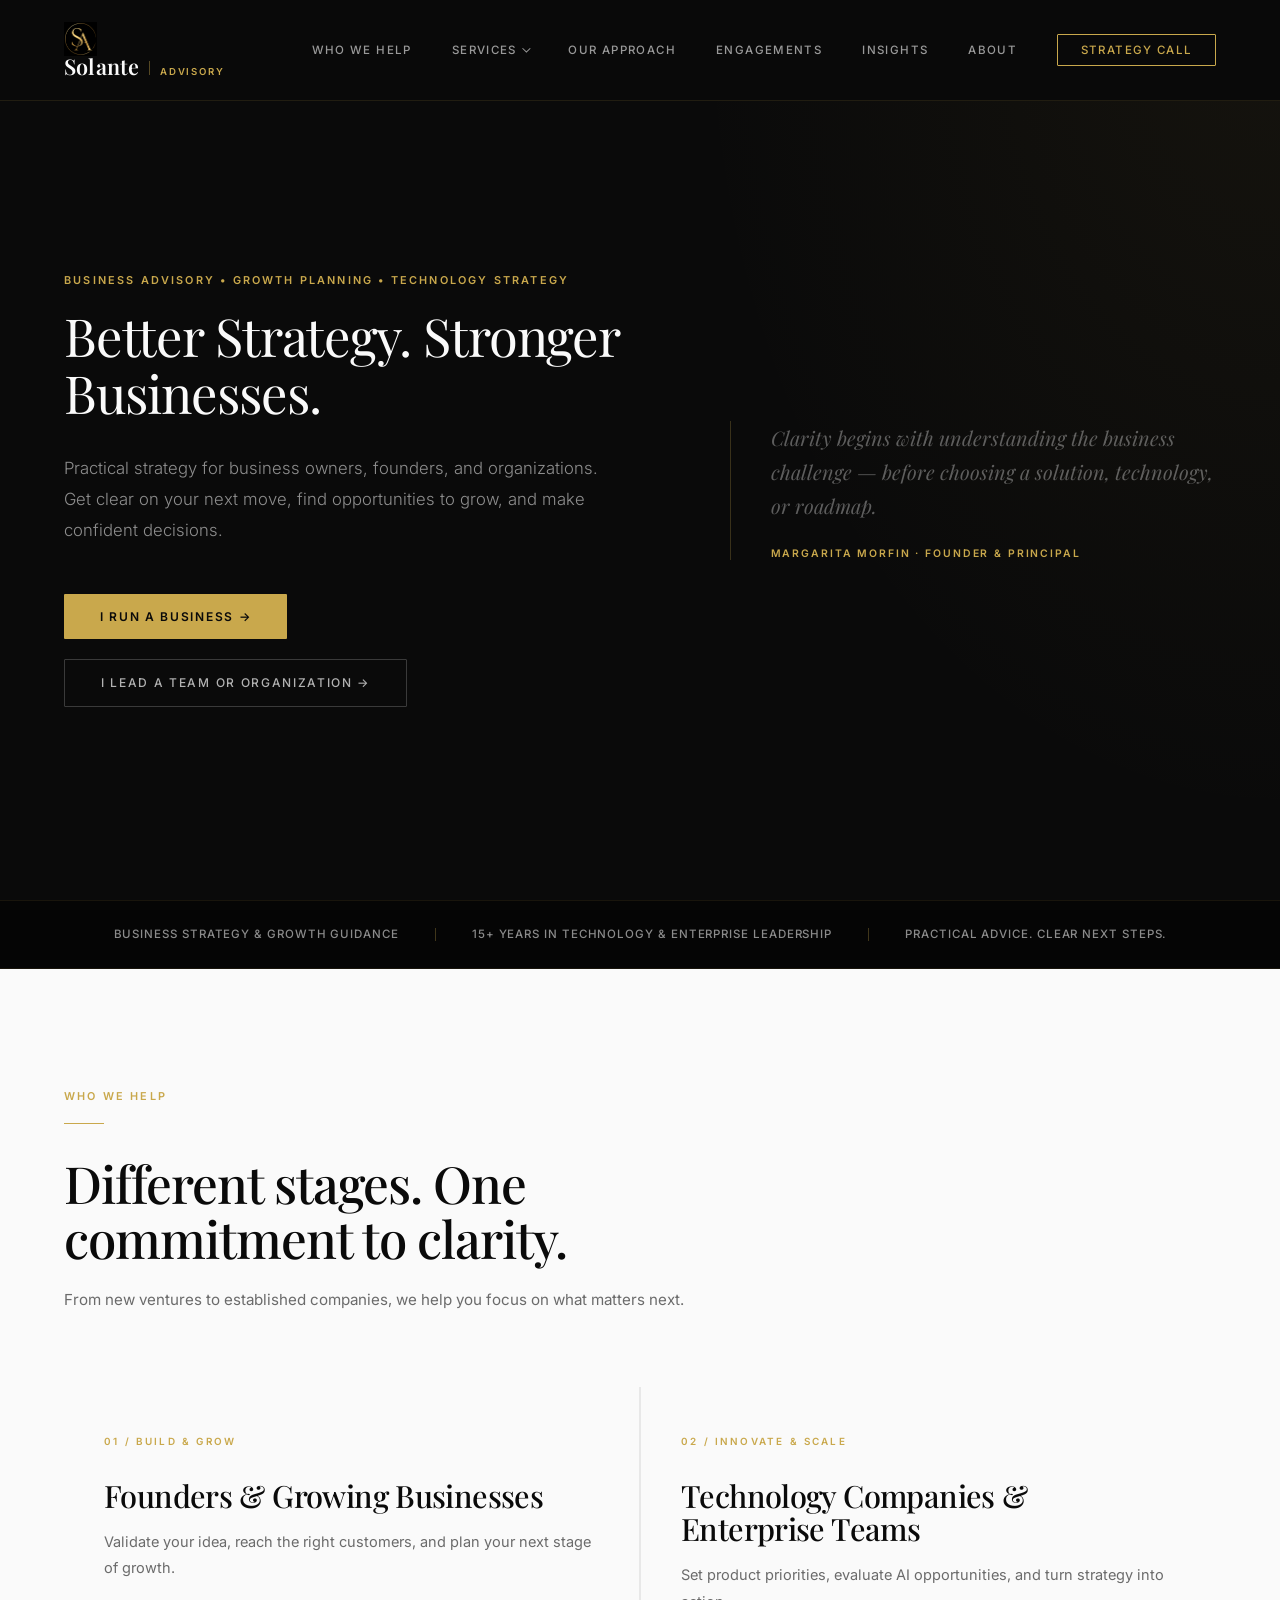
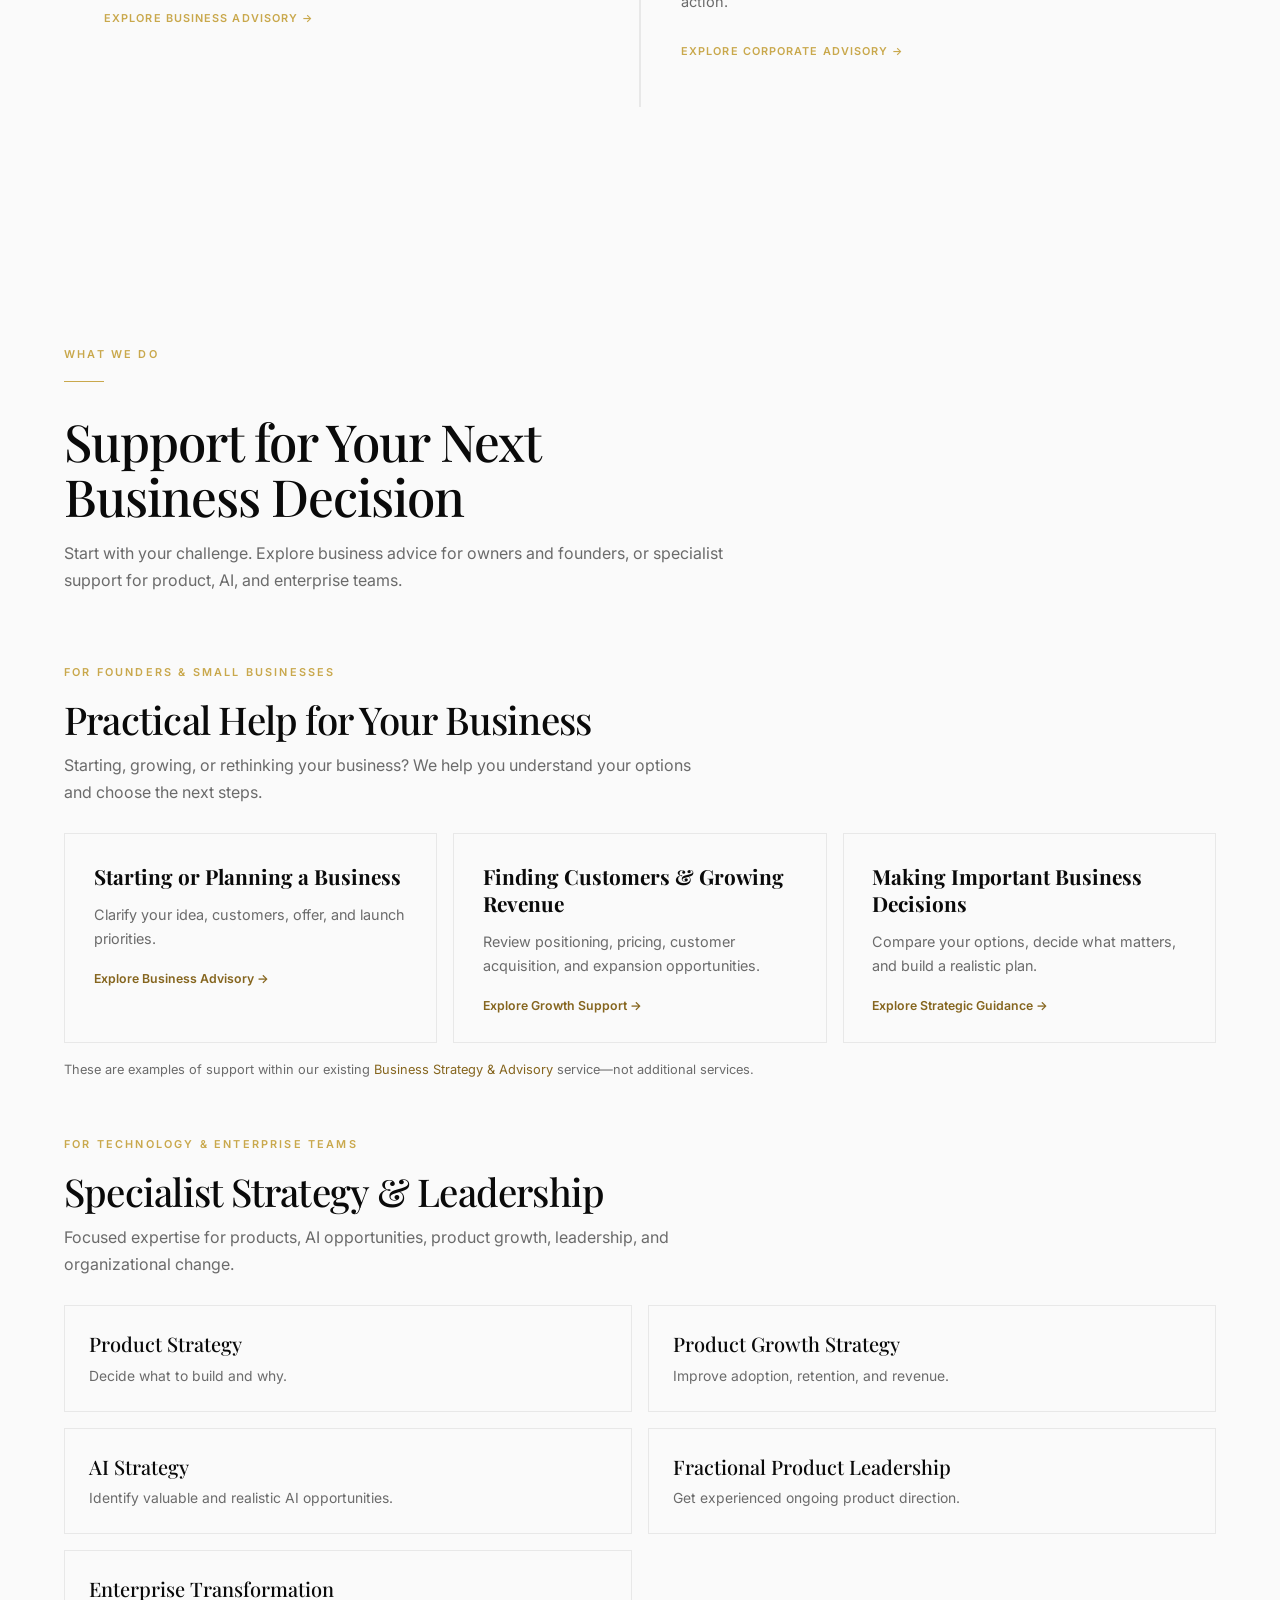
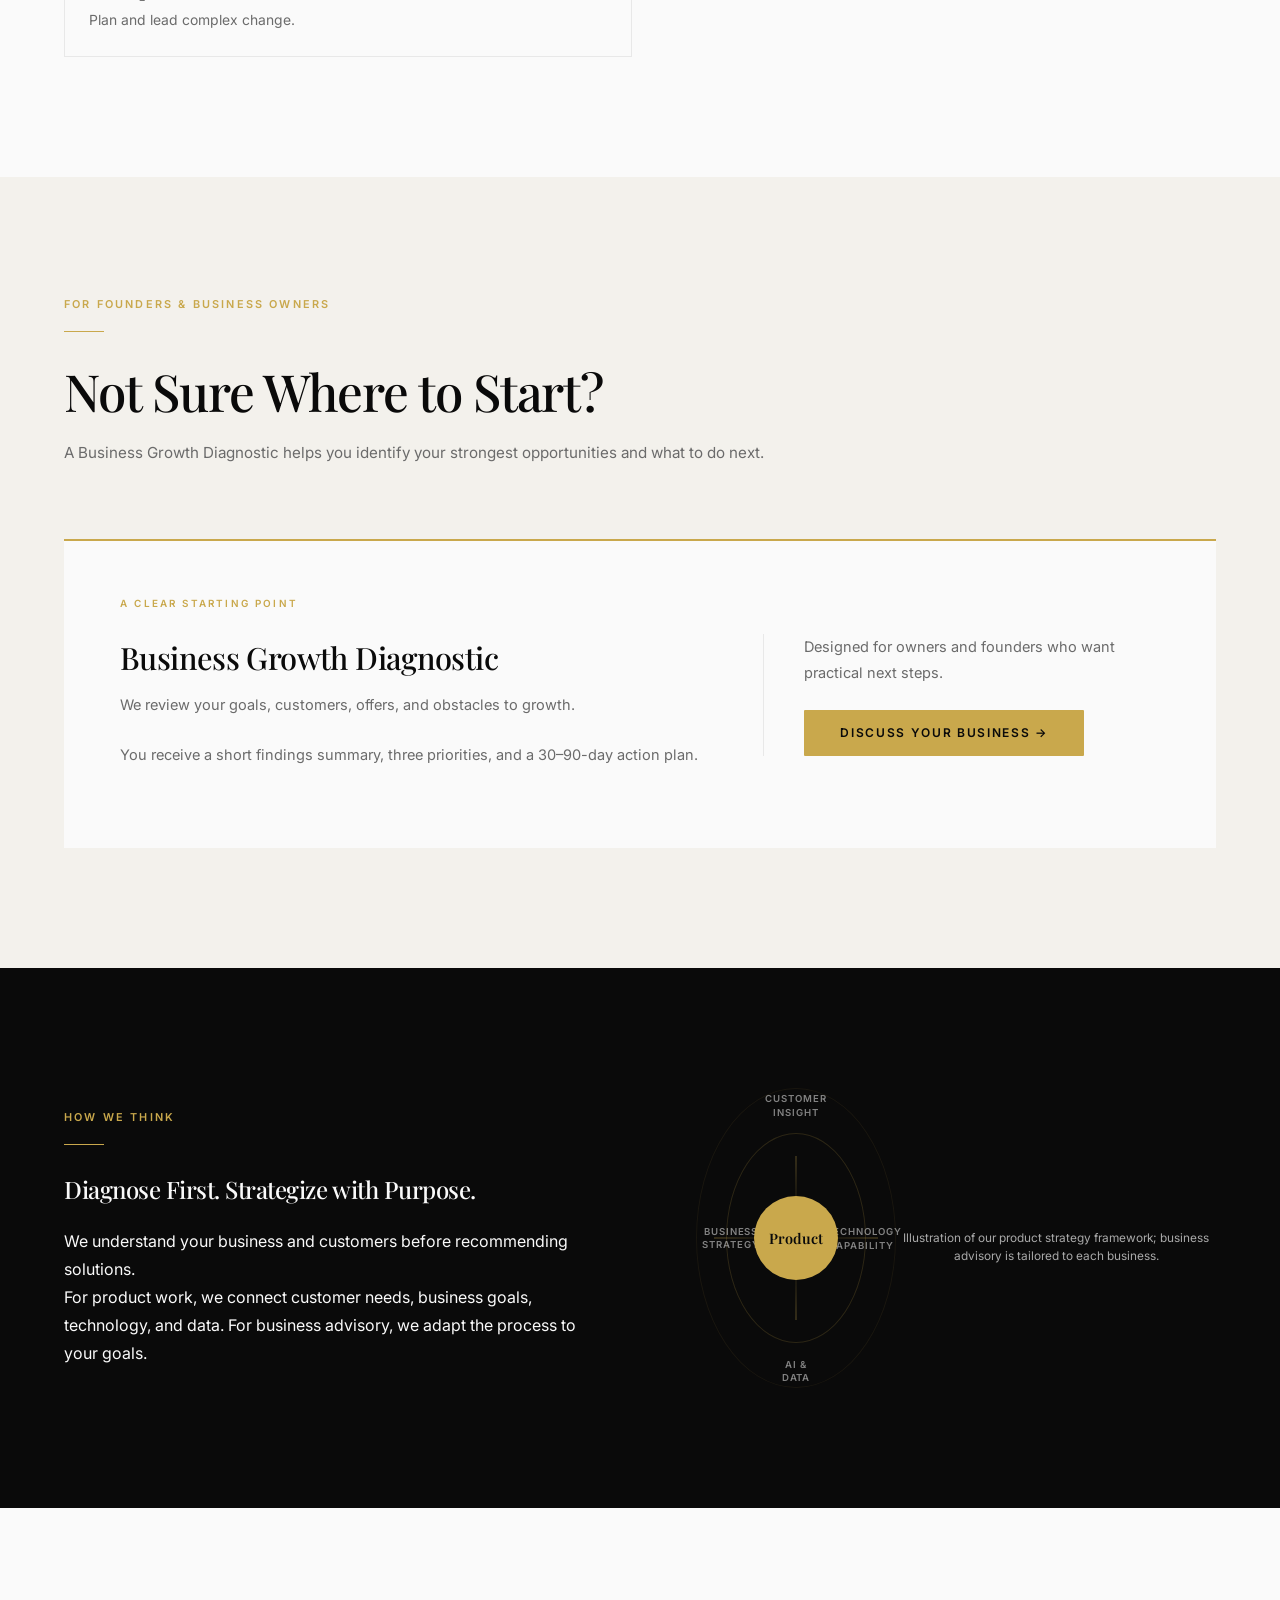
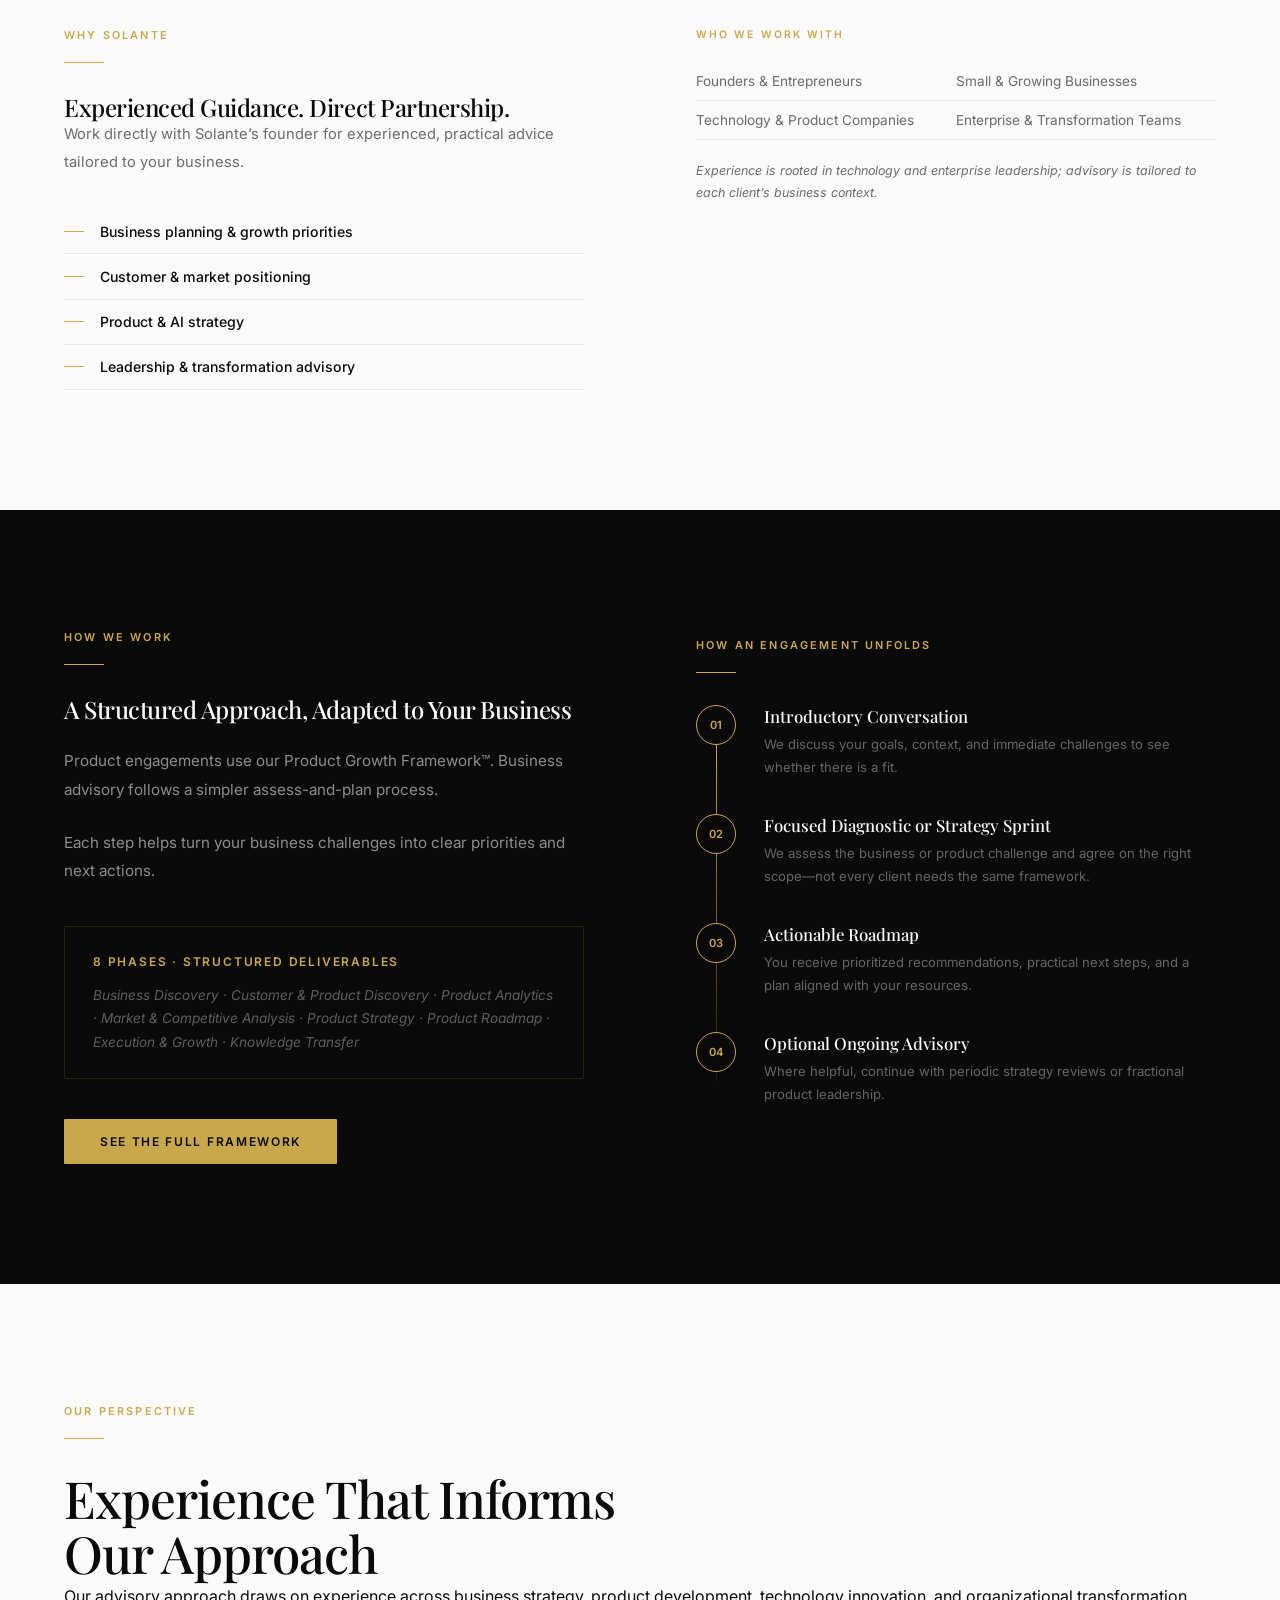
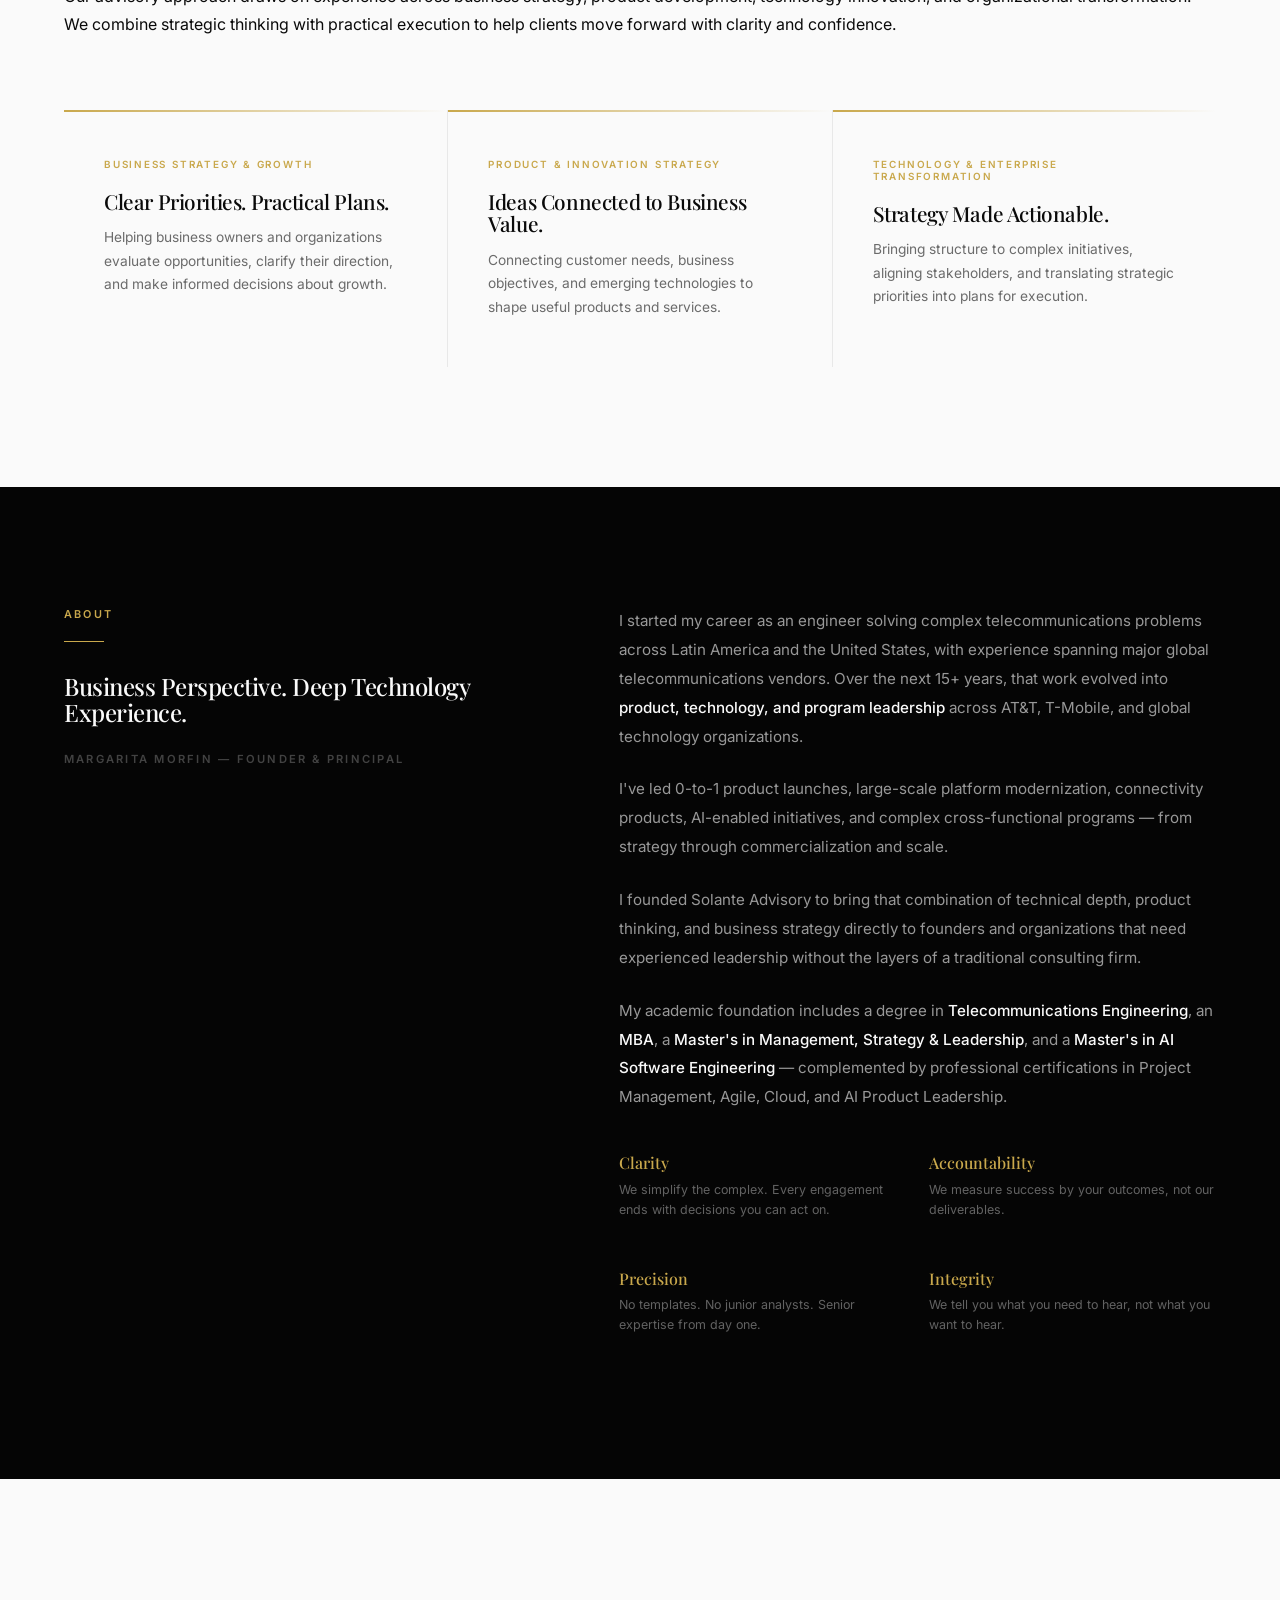
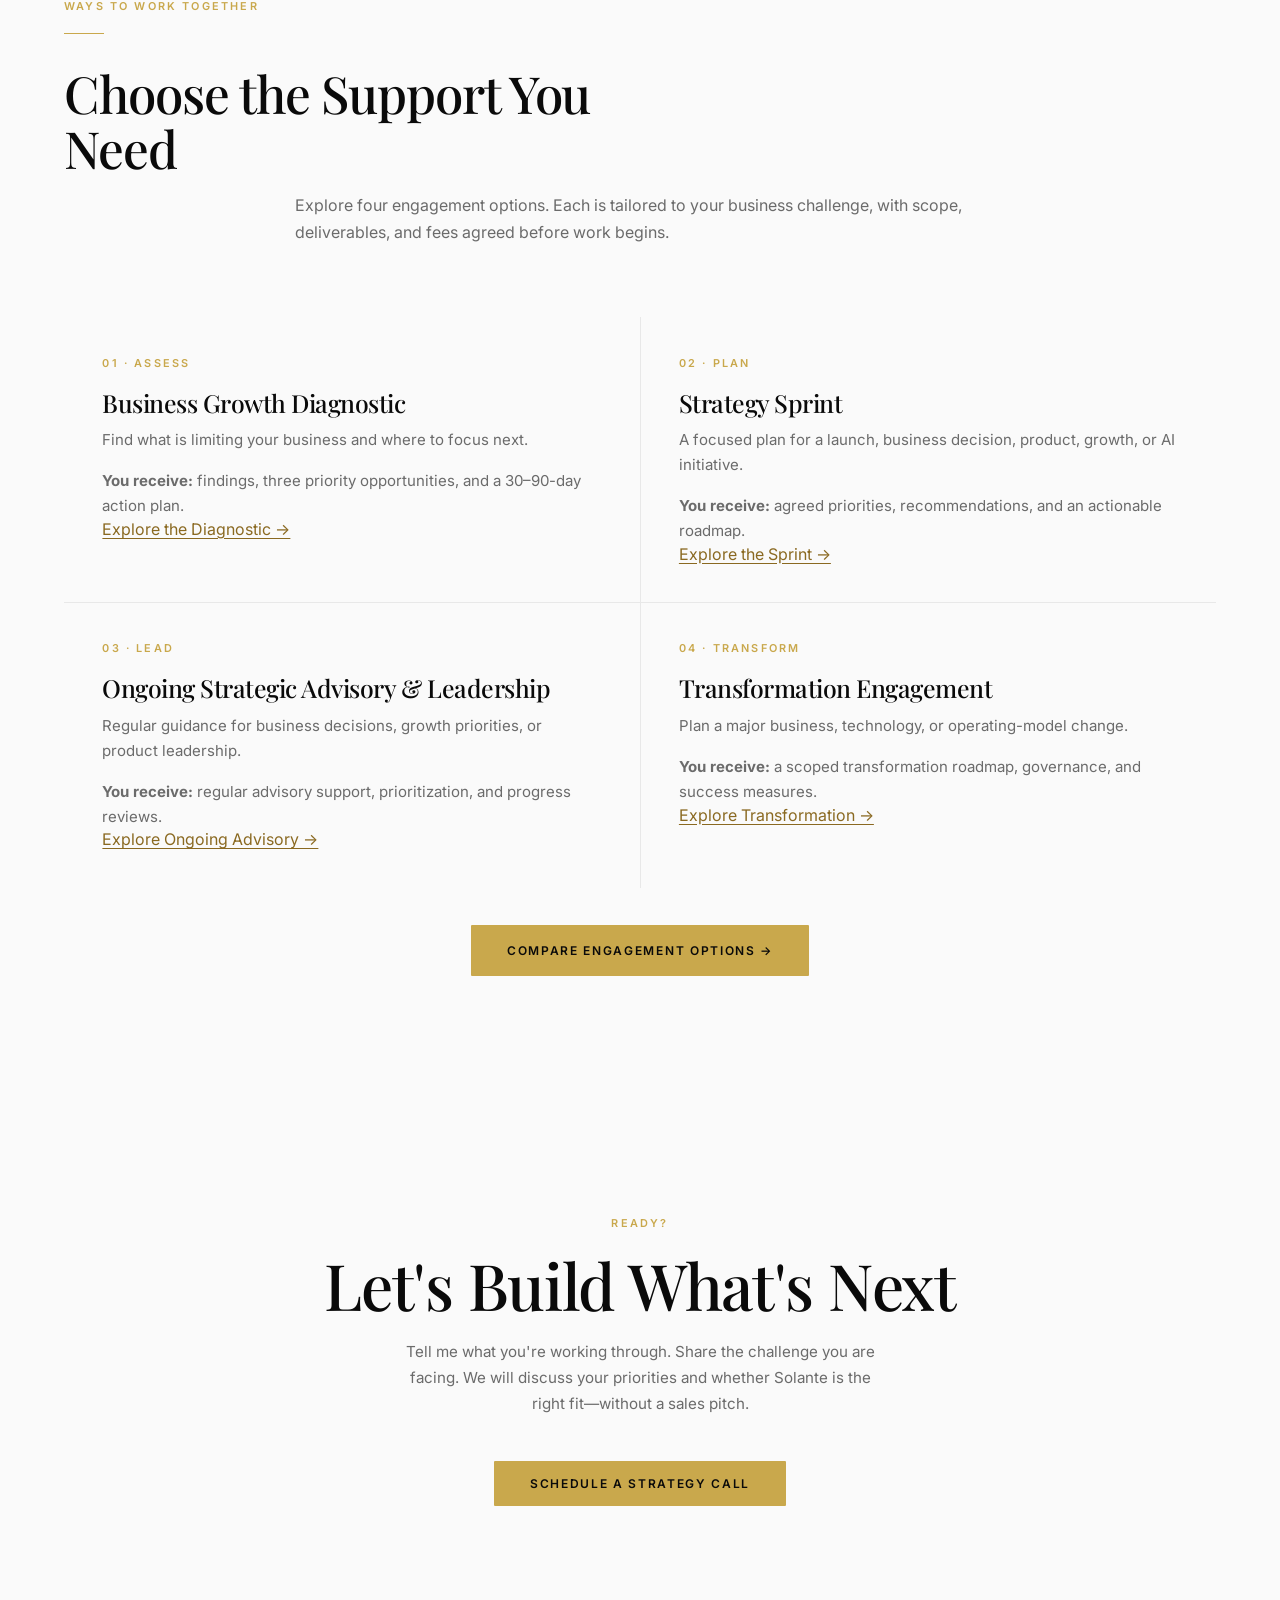
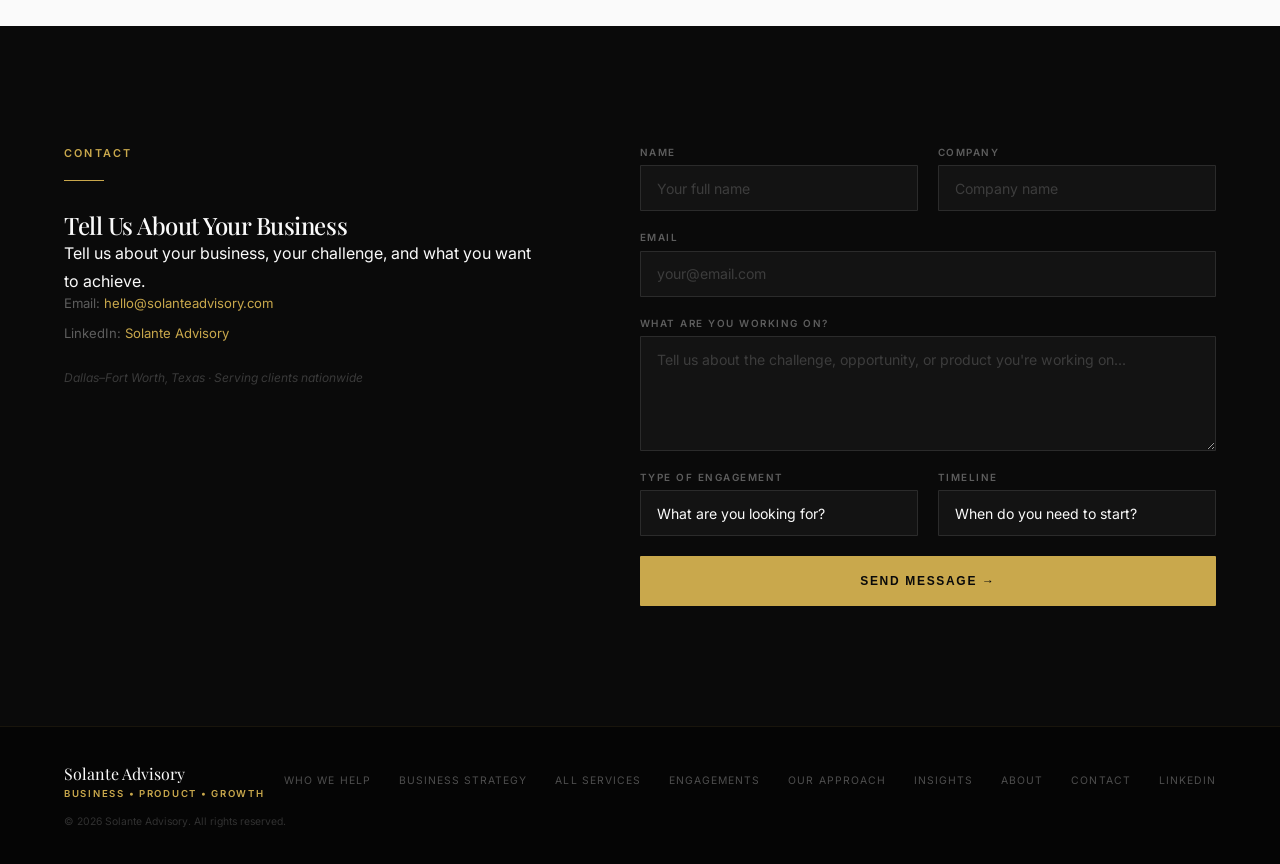
<file: index.html>
<!DOCTYPE html>

<html lang="en">
<head>
<!-- Google tag (gtag.js) -->
<script async="" src="https://www.googletagmanager.com/gtag/js?id=G-4NQ7SYV9KM"></script>
<script>
  window.dataLayer = window.dataLayer || [];
  function gtag(){dataLayer.push(arguments);}
  gtag('js', new Date());

  gtag('config', 'G-4NQ7SYV9KM');
</script>
<meta charset="utf-8"/>
<meta content="width=device-width, initial-scale=1.0" name="viewport"/>
<meta content="Solante Advisory helps founders, growing businesses, and enterprise leaders with business strategy, product strategy, growth advisory, AI strategy, and actionable roadmaps." name="description"/>
<link href="https://solanteadvisory.com/" rel="canonical"/>
<title>Solante Advisory | Business Strategy, Product Strategy &amp; Growth Advisory</title>
<link href="https://fonts.googleapis.com" rel="preconnect"/>
<link crossorigin="" href="https://fonts.gstatic.com" rel="preconnect"/>
<link as="style" href="https://fonts.googleapis.com/css2?family=Playfair+Display:ital,wght@0,400;0,500;0,600;1,400;1,500&amp;family=Inter:wght@300;400;500;600&amp;display=swap" rel="preload"/>
<link href="https://fonts.googleapis.com/css2?family=Playfair+Display:ital,wght@0,400;0,500;0,600;1,400;1,500&amp;family=Inter:wght@300;400;500;600&amp;display=swap" media="print" onload="this.media='all'" rel="stylesheet"/>
<noscript><link href="https://fonts.googleapis.com/css2?family=Playfair+Display:ital,wght@0,400;0,500;0,600;1,400;1,500&amp;family=Inter:wght@300;400;500;600&amp;display=swap" rel="stylesheet"/></noscript>
<link href="/styles.css" rel="stylesheet"/>
<meta content="Solante Advisory | Business Strategy &amp; Growth Advisory" property="og:title"/>
<meta content="Solante Advisory helps founders, growing businesses, and enterprise leaders with business strategy, product strategy, growth advisory, AI strategy, and actionable roadmaps." property="og:description"/>
<meta content="website" property="og:type"/>
<meta content="https://solanteadvisory.com/" property="og:url"/>
<script type="application/ld+json">
{
  "@context": "https://schema.org",
  "@graph": [
    {
      "@type": "Organization",
      "@id": "https://solanteadvisory.com/#organization",
      "name": "Solante Advisory",
      "url": "https://solanteadvisory.com/",
      "founder": { "@id": "https://solanteadvisory.com/#margarita-morfin" },
      "sameAs": [ "https://linkedin.com/company/solante-advisory" ]
    },
    {
      "@type": "WebSite",
      "@id": "https://solanteadvisory.com/#website",
      "name": "Solante Advisory",
      "url": "https://solanteadvisory.com/",
      "publisher": { "@id": "https://solanteadvisory.com/#organization" }
    },
    {
      "@type": "Person",
      "@id": "https://solanteadvisory.com/#margarita-morfin",
      "name": "Margarita Morfin",
      "jobTitle": "Founder & Principal",
      "url": "https://solanteadvisory.com/",
      "worksFor": { "@id": "https://solanteadvisory.com/#organization" }
    }
  ]
}
</script>
</head>
<body>
<nav id="nav">
<div class="nav-logo">
<a aria-label="Solante Advisory — Home" class="nav-wordmark" href="/">
<img alt="" class="wm-mark" height="34" src="/logo-mark.png" width="34"/>
<span class="wm-text">
<span class="wm-main">Solante</span>
<span aria-hidden="true" class="wm-rule"></span>
<span class="wm-sub">Advisory</span>
</span>
</a>
</div>
<div class="nav-links" id="navLinks"><a href="/who-we-help">Who We Help</a><div class="nav-item-dropdown"><a aria-controls="services-dropdown" aria-expanded="false" aria-haspopup="true" href="/#services">Services</a><div class="dropdown-menu" id="services-dropdown"><span class="dropdown-heading">FOR BUSINESS OWNERS &amp; FOUNDERS</span><a href="/services/business-strategy">Small Business &amp; Founder Advisory</a><a href="/services/business-strategy#business-growth">Growth &amp; Expansion Support</a><span class="dropdown-heading dropdown-heading-second">FOR TECHNOLOGY &amp; ENTERPRISE TEAMS</span><a href="/services/product-strategy">Product Strategy</a><a href="/services/growth-strategy">Product Growth Strategy</a><a href="/services/ai-strategy">AI Strategy</a><a href="/services/fractional-product-leadership">Fractional Product Leadership</a><a href="/services/enterprise-transformation">Enterprise Transformation</a></div></div><a href="/methodology">Our Approach</a><a href="/engagements">Engagements</a><a href="/insights">Insights</a><a href="/#about">About</a><a class="nav-cta" data-ga="strategy_call" href="/#contact">Strategy Call</a></div>
<button aria-controls="navLinks" aria-expanded="false" aria-label="Toggle menu" class="hamburger" onclick="toggleNav()" type="button">
<span></span><span></span><span></span>
</button>
</nav>
<!-- HERO -->
<section class="hero">
<div class="hero-left">
<span class="eyebrow reveal">Business Advisory • Growth Planning • Technology Strategy</span>
<h1 class="reveal" style="font-size:clamp(2.3rem,4.1vw,3.75rem)">Better Strategy. Stronger Businesses.</h1>
<p class="hero-sub reveal">Practical strategy for business owners, founders, and organizations. Get clear on your next move, find opportunities to grow, and make confident decisions.</p>
<div class="hero-actions reveal" style="margin-bottom:0"><a class="btn-primary" href="/services/business-strategy">I Run a Business →</a><a class="btn-ghost" href="/who-we-help#technology-enterprise">I Lead a Team or Organization →</a></div>
</div>
<div class="hero-right">
<div class="hero-quote reveal">
<p>Clarity begins with understanding the business challenge — before choosing a solution, technology, or roadmap.</p>
<cite>Margarita Morfin · Founder &amp; Principal</cite>
</div>
</div>
</section>
<!-- CREDIBILITY BAR -->
<section aria-label="Credentials" class="credibility-bar reveal"><span class="credibility-item">Business Strategy &amp; Growth Guidance</span><span aria-hidden="true" class="credibility-sep"></span><span class="credibility-item">15+ Years in Technology &amp; Enterprise Leadership</span><span aria-hidden="true" class="credibility-sep"></span><span class="credibility-item">Practical Advice. Clear Next Steps.</span></section><section class="section audience-section" id="who-we-help"><div class="section-header reveal"><span class="eyebrow">Who We Help</span><span class="gold-rule"></span><h2>Different stages. One commitment to clarity.</h2><p class="audience-intro">From new ventures to established companies, we help you focus on what matters next.</p></div><div class="audience-grid"><div class="audience-card reveal"><span class="svc-num">01 / BUILD &amp; GROW</span><h3>Founders &amp; Growing Businesses</h3><p>Validate your idea, reach the right customers, and plan your next stage of growth.</p><a class="svc-link" href="/services/business-strategy">Explore Business Advisory →</a></div><div class="audience-card reveal reveal-delay-1"><span class="svc-num">02 / INNOVATE &amp; SCALE</span><h3>Technology Companies &amp; Enterprise Teams</h3><p>Set product priorities, evaluate AI opportunities, and turn strategy into action.</p><a class="svc-link" href="/who-we-help#technology-enterprise">Explore Corporate Advisory →</a></div></div></section>
<!-- SERVICES (condensed teasers, each linking to its own page) -->
<section class="section" id="services">
<div class="section-header reveal">
<span class="eyebrow">What We Do</span>
<span class="gold-rule"></span>
<h2>Support for Your Next Business Decision</h2>
<p class="section-intro services-intro">Start with your challenge. Explore business advice for owners and founders, or specialist support for product, AI, and enterprise teams.</p></div>
<div class="services-by-audience"><div class="services-group"><div class="services-group-intro"><span class="eyebrow">For Founders &amp; Small Businesses</span><h3>Practical Help for Your Business</h3><p>Starting, growing, or rethinking your business? We help you understand your options and choose the next steps.</p></div><div class="business-help-grid"><a class="business-help-card" href="/services/business-strategy"><h4>Starting or Planning a Business</h4><p>Clarify your idea, customers, offer, and launch priorities.</p><span>Explore Business Advisory →</span></a><a class="business-help-card" href="/services/business-strategy#business-growth"><h4>Finding Customers &amp; Growing Revenue</h4><p>Review positioning, pricing, customer acquisition, and expansion opportunities.</p><span>Explore Growth Support →</span></a><a class="business-help-card" href="/services/business-strategy#decision-support"><h4>Making Important Business Decisions</h4><p>Compare your options, decide what matters, and build a realistic plan.</p><span>Explore Strategic Guidance →</span></a></div><p class="group-note">These are examples of support within our existing <a href="/services/business-strategy">Business Strategy &amp; Advisory</a> service—not additional services.</p></div><div class="services-group services-group-technical"><div class="services-group-intro"><span class="eyebrow">For Technology &amp; Enterprise Teams</span><h3>Specialist Strategy &amp; Leadership</h3><p>Focused expertise for products, AI opportunities, product growth, leadership, and organizational change.</p></div><div class="technical-services-grid"><a href="/services/product-strategy"><strong>Product Strategy</strong><span>Decide what to build and why.</span></a><a href="/services/growth-strategy"><strong>Product Growth Strategy</strong><span>Improve adoption, retention, and revenue.</span></a><a href="/services/ai-strategy"><strong>AI Strategy</strong><span>Identify valuable and realistic AI opportunities.</span></a><a href="/services/fractional-product-leadership"><strong>Fractional Product Leadership</strong><span>Get experienced ongoing product direction.</span></a><a href="/services/enterprise-transformation"><strong>Enterprise Transformation</strong><span>Plan and lead complex change.</span></a></div></div></div>
</section><section class="section business-offer" id="business-advisory"><div class="section-header reveal"><span class="eyebrow">For Founders &amp; Business Owners</span><span class="gold-rule"></span><h2>Not Sure Where to Start?</h2><p class="audience-intro">A Business Growth Diagnostic helps you identify your strongest opportunities and what to do next.</p></div><div class="offer-panel reveal"><div><span class="svc-num">A CLEAR STARTING POINT</span><h3>Business Growth Diagnostic</h3><p>We review your goals, customers, offers, and obstacles to growth.</p><p>You receive a short findings summary, three priorities, and a 30–90-day action plan.</p></div><div class="offer-action"><p>Designed for owners and founders who want practical next steps.</p><a class="btn-primary" data-ga="strategy_call" href="#contact">Discuss Your Business →</a></div></div></section>
<!-- HOW WE THINK -->
<section class="section section-dark" id="philosophy">
<div class="philosophy-grid">
<div class="reveal">
<span class="eyebrow">How We Think</span>
<span class="gold-rule"></span>
<h2 style="color:var(--white);margin-bottom:1.5rem">Diagnose First. Strategize with Purpose.</h2>
<p>We understand your business and customers before recommending solutions.</p>
<p>For product work, we connect customer needs, business goals, technology, and data. For business advisory, we adapt the process to your goals.</p>
</div>
<div class="reveal" style="display:flex;align-items:center;justify-content:center">
<div class="framework">
<div class="fw-outer"></div>
<div class="fw-ring"></div>
<div class="fw-center">Product</div>
<div class="fw-line t"></div>
<div class="fw-line r"></div>
<div class="fw-line b"></div>
<div class="fw-line l"></div>
<div class="fw-node t">Customer<br/>Insight</div>
<div class="fw-node r">Technology<br/>Capability</div>
<div class="fw-node b">AI &amp;<br/>Data</div>
<div class="fw-node l">Business<br/>Strategy</div>
</div><p class="framework-note">Illustration of our product strategy framework; business advisory is tailored to each business.</p>
</div>
</div>
</section>
<!-- WHY SOLANTE -->
<section class="section" id="why">
<div class="why-grid">
<div class="reveal">
<span class="eyebrow">Why Solante</span>
<span class="gold-rule"></span>
<h2>Experienced Guidance. Direct Partnership.</h2>
<p style="color:var(--gray);line-height:1.9;margin-bottom:2rem;font-size:.92rem">Work directly with Solante’s founder for experienced, practical advice tailored to your business.</p>
<ul class="cap-list"><li>Business planning &amp; growth priorities</li><li>Customer &amp; market positioning</li><li>Product &amp; AI strategy</li><li>Leadership &amp; transformation advisory</li></ul>
</div>
<div class="reveal">
<span class="ind-label">Who We Work With</span>
<div class="ind-grid">
<div class="ind-item">Founders &amp; Entrepreneurs</div>
<div class="ind-item">Small &amp; Growing Businesses</div>
<div class="ind-item">Technology &amp; Product Companies</div>
<div class="ind-item">Enterprise &amp; Transformation Teams</div>
</div>
<p style="font-size:.78rem;color:var(--gray);font-style:italic;margin-top:1.25rem">Experience is rooted in technology and enterprise leadership; advisory is tailored to each client’s business context.</p>
</div>
</div>
</section>
<!-- HOW WE WORK / FRAMEWORK TEASER -->
<section class="section section-dark" id="process">
<div style="display:grid;grid-template-columns:1fr 1fr;gap:7rem;align-items:start">
<div class="reveal">
<span class="eyebrow">How We Work</span>
<span class="gold-rule"></span>
<h2 style="color:var(--white);margin-bottom:1.5rem">A Structured Approach, Adapted to Your Business</h2>
<p style="color:rgba(250,250,250,.55);font-size:.95rem;line-height:1.9;margin-bottom:1.5rem">Product engagements use our Product Growth Framework™. Business advisory follows a simpler assess-and-plan process.</p>
<p style="color:rgba(250,250,250,.55);font-size:.95rem;line-height:1.9;margin-bottom:2.5rem">Each step helps turn your business challenges into clear priorities and next actions.</p>
<div style="border:1px solid rgba(201,168,76,.15);border-radius:1px;padding:1.5rem 1.75rem;margin-bottom:2.5rem">
<p style="font-size:.75rem;font-weight:600;letter-spacing:.15em;text-transform:uppercase;color:var(--gold);margin-bottom:.75rem">8 Phases · Structured Deliverables</p>
<p style="font-size:.85rem;color:rgba(250,250,250,.35);line-height:1.7;font-style:italic">Business Discovery · Customer &amp; Product Discovery · Product Analytics · Market &amp; Competitive Analysis · Product Strategy · Product Roadmap · Execution &amp; Growth · Knowledge Transfer</p>
</div>
<a class="btn-primary" href="/methodology">See the Full Framework</a>
</div>
<div class="reveal" style="padding-top:.5rem">
<span class="eyebrow">How an Engagement Unfolds</span>
<span class="gold-rule"></span>
<div style="display:flex;flex-direction:column;gap:0;position:relative">
<div style="position:absolute;left:20px;top:24px;bottom:24px;width:1px;background:linear-gradient(to bottom,var(--gold),rgba(201,168,76,.1))"></div>
<div style="display:flex;gap:1.75rem;padding-bottom:2.25rem;position:relative">
<div style="width:40px;height:40px;border-radius:50%;border:1px solid var(--gold);display:flex;align-items:center;justify-content:center;font-size:.7rem;font-weight:600;color:var(--gold);flex-shrink:0;background:#0A0A0A;z-index:1">01</div>
<div>
<h4 style="font-family:var(--serif);font-size:1.05rem;color:var(--white);margin-bottom:.4rem;font-weight:500">Introductory Conversation</h4>
<p style="font-size:.82rem;color:rgba(250,250,250,.38);line-height:1.7">We discuss your goals, context, and immediate challenges to see whether there is a fit.</p>
</div>
</div>
<div style="display:flex;gap:1.75rem;padding-bottom:2.25rem;position:relative">
<div style="width:40px;height:40px;border-radius:50%;border:1px solid var(--gold);display:flex;align-items:center;justify-content:center;font-size:.7rem;font-weight:600;color:var(--gold);flex-shrink:0;background:#0A0A0A;z-index:1">02</div>
<div>
<h4 style="font-family:var(--serif);font-size:1.05rem;color:var(--white);margin-bottom:.4rem;font-weight:500">Focused Diagnostic or Strategy Sprint</h4>
<p style="font-size:.82rem;color:rgba(250,250,250,.38);line-height:1.7">We assess the business or product challenge and agree on the right scope—not every client needs the same framework.</p>
</div>
</div>
<div style="display:flex;gap:1.75rem;padding-bottom:2.25rem;position:relative">
<div style="width:40px;height:40px;border-radius:50%;border:1px solid var(--gold);display:flex;align-items:center;justify-content:center;font-size:.7rem;font-weight:600;color:var(--gold);flex-shrink:0;background:#0A0A0A;z-index:1">03</div>
<div>
<h4 style="font-family:var(--serif);font-size:1.05rem;color:var(--white);margin-bottom:.4rem;font-weight:500">Actionable Roadmap</h4>
<p style="font-size:.82rem;color:rgba(250,250,250,.38);line-height:1.7">You receive prioritized recommendations, practical next steps, and a plan aligned with your resources.</p>
</div>
</div>
<div style="display:flex;gap:1.75rem;position:relative">
<div style="width:40px;height:40px;border-radius:50%;border:1px solid var(--gold);display:flex;align-items:center;justify-content:center;font-size:.7rem;font-weight:600;color:var(--gold);flex-shrink:0;background:#0A0A0A;z-index:1">04</div>
<div>
<h4 style="font-family:var(--serif);font-size:1.05rem;color:var(--white);margin-bottom:.4rem;font-weight:500">Optional Ongoing Advisory</h4>
<p style="font-size:.82rem;color:rgba(250,250,250,.38);line-height:1.7">Where helpful, continue with periodic strategy reviews or fractional product leadership.</p>
</div>
</div>
</div>
</div>
</div>
</section>
<!-- ENGAGEMENTS -->
<section class="section" id="engagements">
<div class="section-header reveal">
<span class="eyebrow">Our Perspective</span>
<span class="gold-rule"></span>
<h2>Experience That Informs Our Approach</h2>
<p>Our advisory approach draws on experience across business strategy, product development, technology innovation, and organizational transformation. We combine strategic thinking with practical execution to help clients move forward with clarity and confidence.</p>
</div>
<div class="eng-grid">
<div class="eng reveal">
<span class="eng-cat">Business Strategy &amp; Growth</span>
<h3>Clear Priorities. Practical Plans.</h3>
<p>Helping business owners and organizations evaluate opportunities, clarify their direction, and make informed decisions about growth.</p>
</div>
<div class="eng reveal reveal-delay-1">
<span class="eng-cat">Product &amp; Innovation Strategy</span>
<h3>Ideas Connected to Business Value.</h3>
<p>Connecting customer needs, business objectives, and emerging technologies to shape useful products and services.</p>
</div>
<div class="eng reveal reveal-delay-2">
<span class="eng-cat">Technology &amp; Enterprise Transformation</span>
<h3>Strategy Made Actionable.</h3>
<p>Bringing structure to complex initiatives, aligning stakeholders, and translating strategic priorities into plans for execution.</p>
</div>
</div>
</section>
<!-- ABOUT -->
<section class="section section-alt" id="about">
<div class="about-grid">
<div class="reveal">
<span class="eyebrow">About</span>
<span class="gold-rule"></span>
<h2 style="color:var(--white)">Business Perspective. Deep Technology Experience.</h2>
<p style="color:rgba(250,250,250,.25);font-size:.7rem;font-weight:600;letter-spacing:.2em;text-transform:uppercase;margin-top:1.5rem">Margarita Morfin — Founder &amp; Principal</p>
</div>
<div class="about-text reveal">
<p>I started my career as an engineer solving complex telecommunications problems across Latin America and the United States, with experience spanning major global telecommunications vendors. Over the next 15+ years, that work evolved into <strong>product, technology, and program leadership</strong> across AT&amp;T, T-Mobile, and global technology organizations.</p>
<p>I've led 0-to-1 product launches, large-scale platform modernization, connectivity products, AI-enabled initiatives, and complex cross-functional programs — from strategy through commercialization and scale.</p>
<p>I founded Solante Advisory to bring that combination of technical depth, product thinking, and business strategy directly to founders and organizations that need experienced leadership without the layers of a traditional consulting firm.</p>
<p>My academic foundation includes a degree in <strong>Telecommunications Engineering</strong>, an <strong>MBA</strong>, a <strong>Master's in Management, Strategy &amp; Leadership</strong>, and a <strong>Master's in AI Software Engineering</strong> — complemented by professional certifications in Project Management, Agile, Cloud, and AI Product Leadership.</p>
<div class="values-grid">
<div class="val">
<h4>Clarity</h4>
<p>We simplify the complex. Every engagement ends with decisions you can act on.</p>
</div>
<div class="val">
<h4>Accountability</h4>
<p>We measure success by your outcomes, not our deliverables.</p>
</div>
<div class="val">
<h4>Precision</h4>
<p>No templates. No junior analysts. Senior expertise from day one.</p>
</div>
<div class="val">
<h4>Integrity</h4>
<p>We tell you what you need to hear, not what you want to hear.</p>
</div>
</div>
</div>
</div>
</section>
<!-- PACKAGES -->
<section class="section" id="packages">
<div class="section-header reveal">
<span class="eyebrow">Ways to Work Together</span>
<span class="gold-rule"></span>
<h2>Choose the Support You Need</h2>
<p class="section-intro">Explore four engagement options. Each is tailored to your business challenge, with scope, deliverables, and fees agreed before work begins.</p>
</div>
<div class="engagement-options">
<article class="engagement-option reveal">
<span class="eyebrow">01 · Assess</span>
<h3>Business Growth Diagnostic</h3>
<p>Find what is limiting your business and where to focus next.</p>
<p class="engagement-includes"><strong>You receive:</strong> findings, three priority opportunities, and a 30–90-day action plan.</p>
<a href="/engagements#diagnostic">Explore the Diagnostic →</a>
</article>
<article class="engagement-option reveal">
<span class="eyebrow">02 · Plan</span>
<h3>Strategy Sprint</h3>
<p>A focused plan for a launch, business decision, product, growth, or AI initiative.</p>
<p class="engagement-includes"><strong>You receive:</strong> agreed priorities, recommendations, and an actionable roadmap.</p>
<a href="/engagements#sprint">Explore the Sprint →</a>
</article>
<article class="engagement-option reveal">
<span class="eyebrow">03 · Lead</span>
<h3>Ongoing Strategic Advisory &amp; Leadership</h3>
<p>Regular guidance for business decisions, growth priorities, or product leadership.</p>
<p class="engagement-includes"><strong>You receive:</strong> regular advisory support, prioritization, and progress reviews.</p>
<a href="/engagements#fractional">Explore Ongoing Advisory →</a>
</article>
<article class="engagement-option reveal">
<span class="eyebrow">04 · Transform</span>
<h3>Transformation Engagement</h3>
<p>Plan a major business, technology, or operating-model change.</p>
<p class="engagement-includes"><strong>You receive:</strong> a scoped transformation roadmap, governance, and success measures.</p>
<a href="/engagements#transformation">Explore Transformation →</a>
</article>
</div>
<p class="engagement-bottom"><a class="btn-primary" href="/engagements">Compare Engagement Options →</a></p>
</section>
<!-- CTA -->
<section class="cta-strip">
<div class="reveal">
<span class="eyebrow" style="text-align:center;display:block">Ready?</span>
<h2>Let's Build What's Next</h2>
<p>Tell me what you're working through. Share the challenge you are facing. We will discuss your priorities and whether Solante is the right fit—without a sales pitch.</p>
<a class="btn-primary" data-ga="strategy_call" href="#contact">Schedule a Strategy Call</a>
</div>
</section>
<!-- CONTACT -->
<section class="section section-dark" id="contact">
<div class="contact-grid">
<div class="reveal">
<span class="eyebrow">Contact</span>
<span class="gold-rule"></span>
<h2>Tell Us About Your Business</h2>
<p>Tell us about your business, your challenge, and what you want to achieve.</p>
<div class="contact-detail">
<div class="c-item">Email: <a href="mailto:hello@solanteadvisory.com">hello@solanteadvisory.com</a></div>
<div class="c-item">LinkedIn: <a href="https://linkedin.com/company/solante-advisory" target="_blank">Solante Advisory</a></div>
<div class="c-item" style="margin-top:1rem;font-size:.75rem;font-style:italic;color:rgba(250,250,250,.2)">Dallas–Fort Worth, Texas · Serving clients nationwide</div>
</div>
</div>
<form action="https://formspree.io/f/xvzenryq" class="contact-form reveal" method="POST" onsubmit="handleForm(event)">
<div class="form-row">
<div class="fg">
<label for="name">Name</label>
<input id="name" name="name" placeholder="Your full name" required="" type="text"/>
</div>
<div class="fg">
<label for="company">Company</label>
<input id="company" name="company" placeholder="Company name" type="text"/>
</div>
</div>
<div class="fg">
<label for="email">Email</label>
<input id="email" name="email" placeholder="your@email.com" required="" type="email"/>
</div>
<div class="fg">
<label for="challenge">What are you working on?</label>
<textarea id="challenge" name="challenge" placeholder="Tell us about the challenge, opportunity, or product you're working on..."></textarea>
</div>
<div class="form-row">
<div class="fg">
<label for="engagement">Type of Engagement</label>
<select id="engagement" name="engagement">
<option>Business Strategy &amp; Advisory</option><option>Business Launch &amp; Market Strategy</option><option>Business Growth Diagnostic</option><option disabled="" selected="" value="">What are you looking for?</option>
<option>Product Strategy Sprint</option>
<option>Fractional CPO</option>
<option>Product Growth Advisor</option>
<option>AI Strategy Advisory</option>
<option>Enterprise Transformation</option>
<option>Not sure yet — let's talk</option>
</select>
</div>
<div class="fg">
<label for="timeline">Timeline</label>
<select id="timeline" name="timeline">
<option disabled="" selected="" value="">When do you need to start?</option>
<option>Immediately</option>
<option>Within 1 month</option>
<option>Within 3 months</option>
<option>Still exploring</option>
</select>
</div>
</div>
<button class="btn-primary" id="submitBtn" style="width:100%;text-align:center;padding:1.1rem" type="submit">Send Message →</button>
<div id="success-msg" style="display:none;color:var(--gold);font-size:.82rem;letter-spacing:.04em;text-align:center;padding:.75rem">Thank you — we'll be in touch within 24 hours.</div>
</form>
</div>
</section>
<footer>
<div class="footer-brand">Solante Advisory<span>Business • Product • Growth</span></div>
<div class="footer-links"><a href="/who-we-help">Who We Help</a><a href="/services/business-strategy">Business Strategy</a><a href="/#services">All Services</a><a href="/engagements">Engagements</a><a href="/methodology">Our Approach</a><a href="/insights">Insights</a><a href="/#about">About</a><a href="/#contact">Contact</a><a href="https://linkedin.com/company/solante-advisory" rel="noopener noreferrer" target="_blank">LinkedIn</a></div>
<div class="footer-copy">© 2026 Solante Advisory. All rights reserved.</div>
</footer>
<script>
async function handleForm(e){
  e.preventDefault();
  const btn=document.getElementById('submitBtn');
  btn.textContent='Sending...';
  btn.style.opacity='.7';
  btn.disabled=true;
  const form=e.target;
  const data=new FormData(form);
  try{
    const res=await fetch('https://formspree.io/f/xvzenryq',{
      method:'POST',
      body:data,
      headers:{'Accept':'application/json'}
    });
    if(res.ok){
      if(typeof gtag==='function'){
        gtag('event','generate_lead',{
          form_name:'contact',
          page_path:window.location.pathname,
          page_title:document.title
        });
      }
      document.getElementById('success-msg').style.display='block';
      btn.textContent='Message Sent ✓';
      btn.style.background='#4a7c59';
      btn.style.opacity='1';
      form.querySelectorAll('input,textarea,select').forEach(f=>f.value='');
    } else {
      btn.textContent='Try Again';
      btn.style.opacity='1';
      btn.disabled=false;
      alert('Something went wrong. Please email us at hello@solanteadvisory.com');
    }
  } catch(err){
    btn.textContent='Try Again';
    btn.style.opacity='1';
    btn.disabled=false;
    alert('Connection error. Please email us at hello@solanteadvisory.com');
  }
}
</script>
<script src="/script.js"></script>
</body>
</html>
</file>
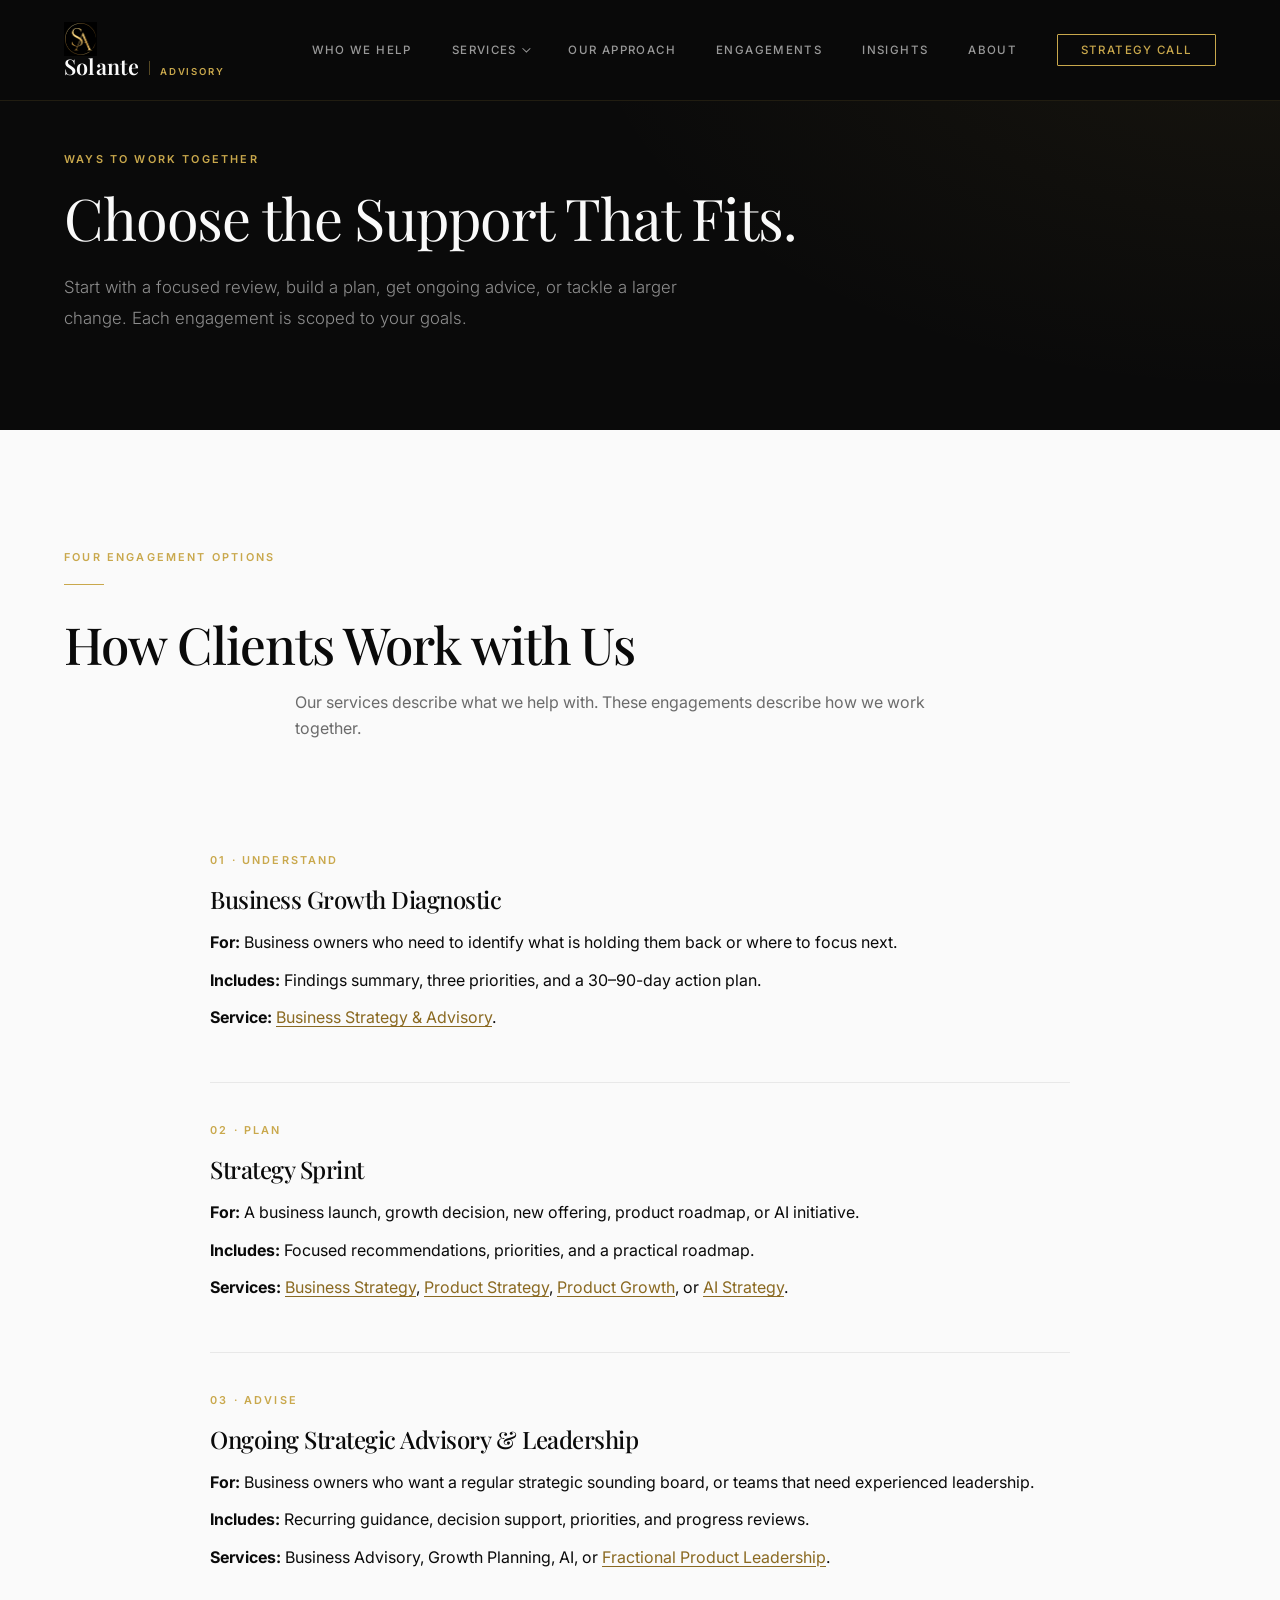
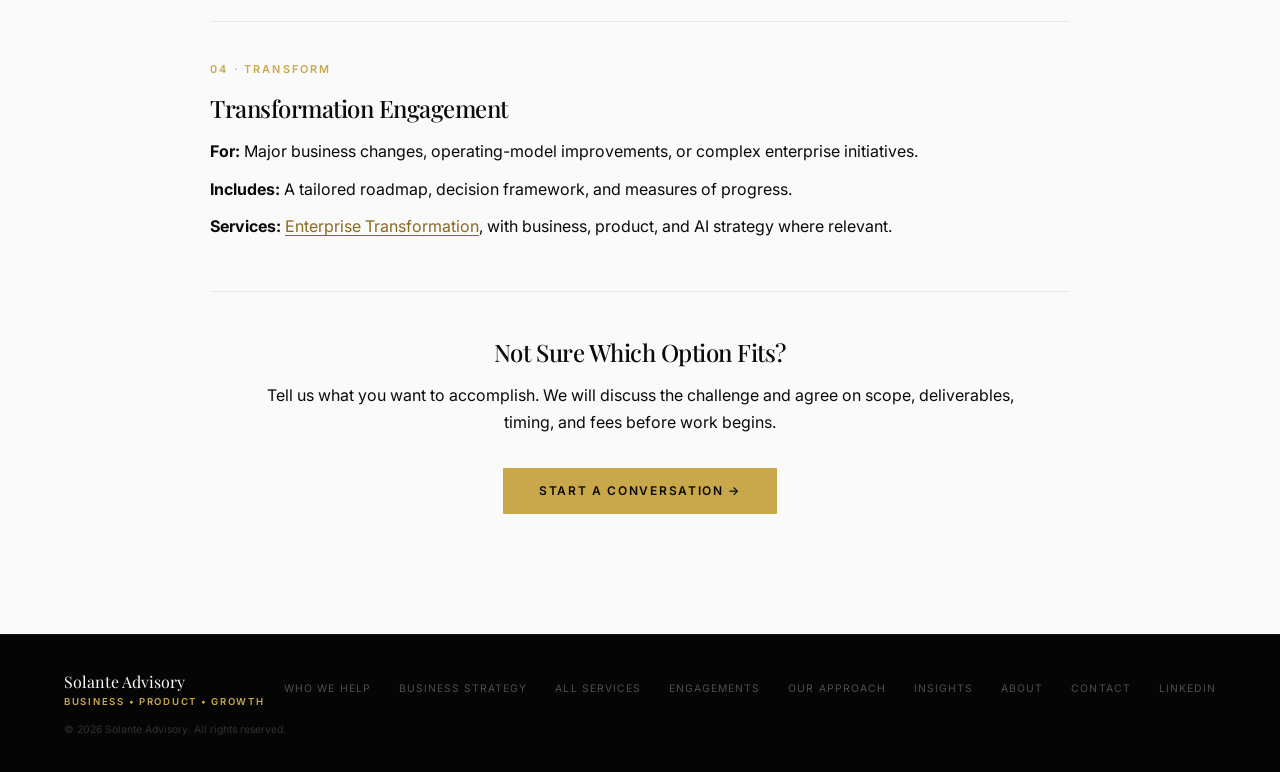
<file: engagements/index.html>
<!DOCTYPE html>

<html lang="en"><head>
<!-- Google tag (gtag.js) -->
<script async="" src="https://www.googletagmanager.com/gtag/js?id=G-4NQ7SYV9KM"></script>
<script>
  window.dataLayer = window.dataLayer || [];
  function gtag(){dataLayer.push(arguments);}
  gtag('js', new Date());

  gtag('config', 'G-4NQ7SYV9KM');
</script>
<meta charset="utf-8"/>
<meta content="width=device-width, initial-scale=1.0" name="viewport"/>



<link href="https://fonts.googleapis.com" rel="preconnect"/>
<link crossorigin="" href="https://fonts.gstatic.com" rel="preconnect"/>
<link as="style" href="https://fonts.googleapis.com/css2?family=Playfair+Display:ital,wght@0,400;0,500;0,600;1,400;1,500&amp;family=Inter:wght@300;400;500;600&amp;display=swap" rel="preload"/>
<link href="https://fonts.googleapis.com/css2?family=Playfair+Display:ital,wght@0,400;0,500;0,600;1,400;1,500&amp;family=Inter:wght@300;400;500;600&amp;display=swap" media="print" onload="this.media='all'" rel="stylesheet"/>
<noscript><link href="https://fonts.googleapis.com/css2?family=Playfair+Display:ital,wght@0,400;0,500;0,600;1,400;1,500&amp;family=Inter:wght@300;400;500;600&amp;display=swap" rel="stylesheet"/></noscript>
<link href="/styles.css" rel="stylesheet"/>




<script type="application/ld+json">
{
  "@context": "https://schema.org",
  "@graph": [
    {
      "@type": "Organization",
      "@id": "https://solanteadvisory.com/#organization",
      "name": "Solante Advisory",
      "url": "https://solanteadvisory.com/",
      "founder": { "@id": "https://solanteadvisory.com/#margarita-morfin" },
      "sameAs": [ "https://linkedin.com/company/solante-advisory" ]
    },
    {
      "@type": "WebSite",
      "@id": "https://solanteadvisory.com/#website",
      "name": "Solante Advisory",
      "url": "https://solanteadvisory.com/",
      "publisher": { "@id": "https://solanteadvisory.com/#organization" }
    },
    {
      "@type": "Person",
      "@id": "https://solanteadvisory.com/#margarita-morfin",
      "name": "Margarita Morfin",
      "jobTitle": "Founder & Principal",
      "url": "https://solanteadvisory.com/",
      "worksFor": { "@id": "https://solanteadvisory.com/#organization" }
    }
  ]
}
</script>
<title>Business Advisory &amp; Strategy Engagements | Solante</title><meta content="Explore business growth diagnostics, strategy sprints, ongoing strategic advisory, and transformation engagements tailored to your goals." name="description"/><link href="https://solanteadvisory.com/engagements" rel="canonical"/><meta content="Business Advisory &amp; Strategy Engagements | Solante" property="og:title"/><meta content="Explore business growth diagnostics, strategy sprints, ongoing strategic advisory, and transformation engagements tailored to your goals." property="og:description"/><meta content="website" property="og:type"/><meta content="https://solanteadvisory.com/engagements" property="og:url"/></head><body><nav id="nav">
<div class="nav-logo">
<a aria-label="Solante Advisory — Home" class="nav-wordmark" href="/">
<img alt="" class="wm-mark" height="34" src="/logo-mark.png" width="34"/>
<span class="wm-text">
<span class="wm-main">Solante</span>
<span aria-hidden="true" class="wm-rule"></span>
<span class="wm-sub">Advisory</span>
</span>
</a>
</div>
<div class="nav-links" id="navLinks"><a href="/who-we-help">Who We Help</a><div class="nav-item-dropdown"><a aria-controls="services-dropdown" aria-expanded="false" aria-haspopup="true" href="/#services">Services</a><div class="dropdown-menu" id="services-dropdown"><span class="dropdown-heading">FOR BUSINESS OWNERS &amp; FOUNDERS</span><a href="/services/business-strategy">Small Business &amp; Founder Advisory</a><a href="/services/business-strategy#business-growth">Growth &amp; Expansion Support</a><span class="dropdown-heading dropdown-heading-second">FOR TECHNOLOGY &amp; ENTERPRISE TEAMS</span><a href="/services/product-strategy">Product Strategy</a><a href="/services/growth-strategy">Product Growth Strategy</a><a href="/services/ai-strategy">AI Strategy</a><a href="/services/fractional-product-leadership">Fractional Product Leadership</a><a href="/services/enterprise-transformation">Enterprise Transformation</a></div></div><a href="/methodology">Our Approach</a><a href="/engagements">Engagements</a><a href="/insights">Insights</a><a href="/#about">About</a><a class="nav-cta" data-ga="strategy_call" href="/#contact">Strategy Call</a></div>
<button aria-controls="navLinks" aria-expanded="false" aria-label="Toggle menu" class="hamburger" onclick="toggleNav()" type="button">
<span></span><span></span><span></span>
</button>
</nav><main><section class="page-hero"><span class="eyebrow">Ways to Work Together</span><h1>Choose the Support That Fits.</h1><p>Start with a focused review, build a plan, get ongoing advice, or tackle a larger change. Each engagement is scoped to your goals.</p></section><section class="section"><div class="section-header"><span class="eyebrow">Four Engagement Options</span><span class="gold-rule"></span><h2>How Clients Work with Us</h2><p class="section-intro">Our services describe what we help with. These engagements describe how we work together.</p></div><div class="engagement-detail" id="diagnostic"><span class="eyebrow">01 · Understand</span><h2>Business Growth Diagnostic</h2><p><strong>For:</strong> Business owners who need to identify what is holding them back or where to focus next.</p><p><strong>Includes:</strong> Findings summary, three priorities, and a 30–90-day action plan.</p><p><strong>Service:</strong> <a href="/services/business-strategy">Business Strategy &amp; Advisory</a>.</p></div><div class="engagement-detail" id="sprint"><span class="eyebrow">02 · Plan</span><h2>Strategy Sprint</h2><p><strong>For:</strong> A business launch, growth decision, new offering, product roadmap, or AI initiative.</p><p><strong>Includes:</strong> Focused recommendations, priorities, and a practical roadmap.</p><p><strong>Services:</strong> <a href="/services/business-strategy">Business Strategy</a>, <a href="/services/product-strategy">Product Strategy</a>, <a href="/services/growth-strategy">Product Growth</a>, or <a href="/services/ai-strategy">AI Strategy</a>.</p></div><div class="engagement-detail" id="fractional"><span class="eyebrow">03 · Advise</span><h2>Ongoing Strategic Advisory &amp; Leadership</h2><p><strong>For:</strong> Business owners who want a regular strategic sounding board, or teams that need experienced leadership.</p><p><strong>Includes:</strong> Recurring guidance, decision support, priorities, and progress reviews.</p><p><strong>Services:</strong> Business Advisory, Growth Planning, AI, or <a href="/services/fractional-product-leadership">Fractional Product Leadership</a>.</p></div><div class="engagement-detail" id="transformation"><span class="eyebrow">04 · Transform</span><h2>Transformation Engagement</h2><p><strong>For:</strong> Major business changes, operating-model improvements, or complex enterprise initiatives.</p><p><strong>Includes:</strong> A tailored roadmap, decision framework, and measures of progress.</p><p><strong>Services:</strong> <a href="/services/enterprise-transformation">Enterprise Transformation</a>, with business, product, and AI strategy where relevant.</p></div><div class="engagement-next"><h2>Not Sure Which Option Fits?</h2><p>Tell us what you want to accomplish. We will discuss the challenge and agree on scope, deliverables, timing, and fees before work begins.</p><a class="btn-primary" data-ga="strategy_call" href="/#contact">Start a Conversation →</a></div></section></main><footer>
<div class="footer-brand">Solante Advisory<span>Business • Product • Growth</span></div>
<div class="footer-links"><a href="/who-we-help">Who We Help</a><a href="/services/business-strategy">Business Strategy</a><a href="/#services">All Services</a><a href="/engagements">Engagements</a><a href="/methodology">Our Approach</a><a href="/insights">Insights</a><a href="/#about">About</a><a href="/#contact">Contact</a><a href="https://linkedin.com/company/solante-advisory" rel="noopener noreferrer" target="_blank">LinkedIn</a></div>
<div class="footer-copy">© 2026 Solante Advisory. All rights reserved.</div>
</footer><script src="/script.js"></script></body></html>
</file>
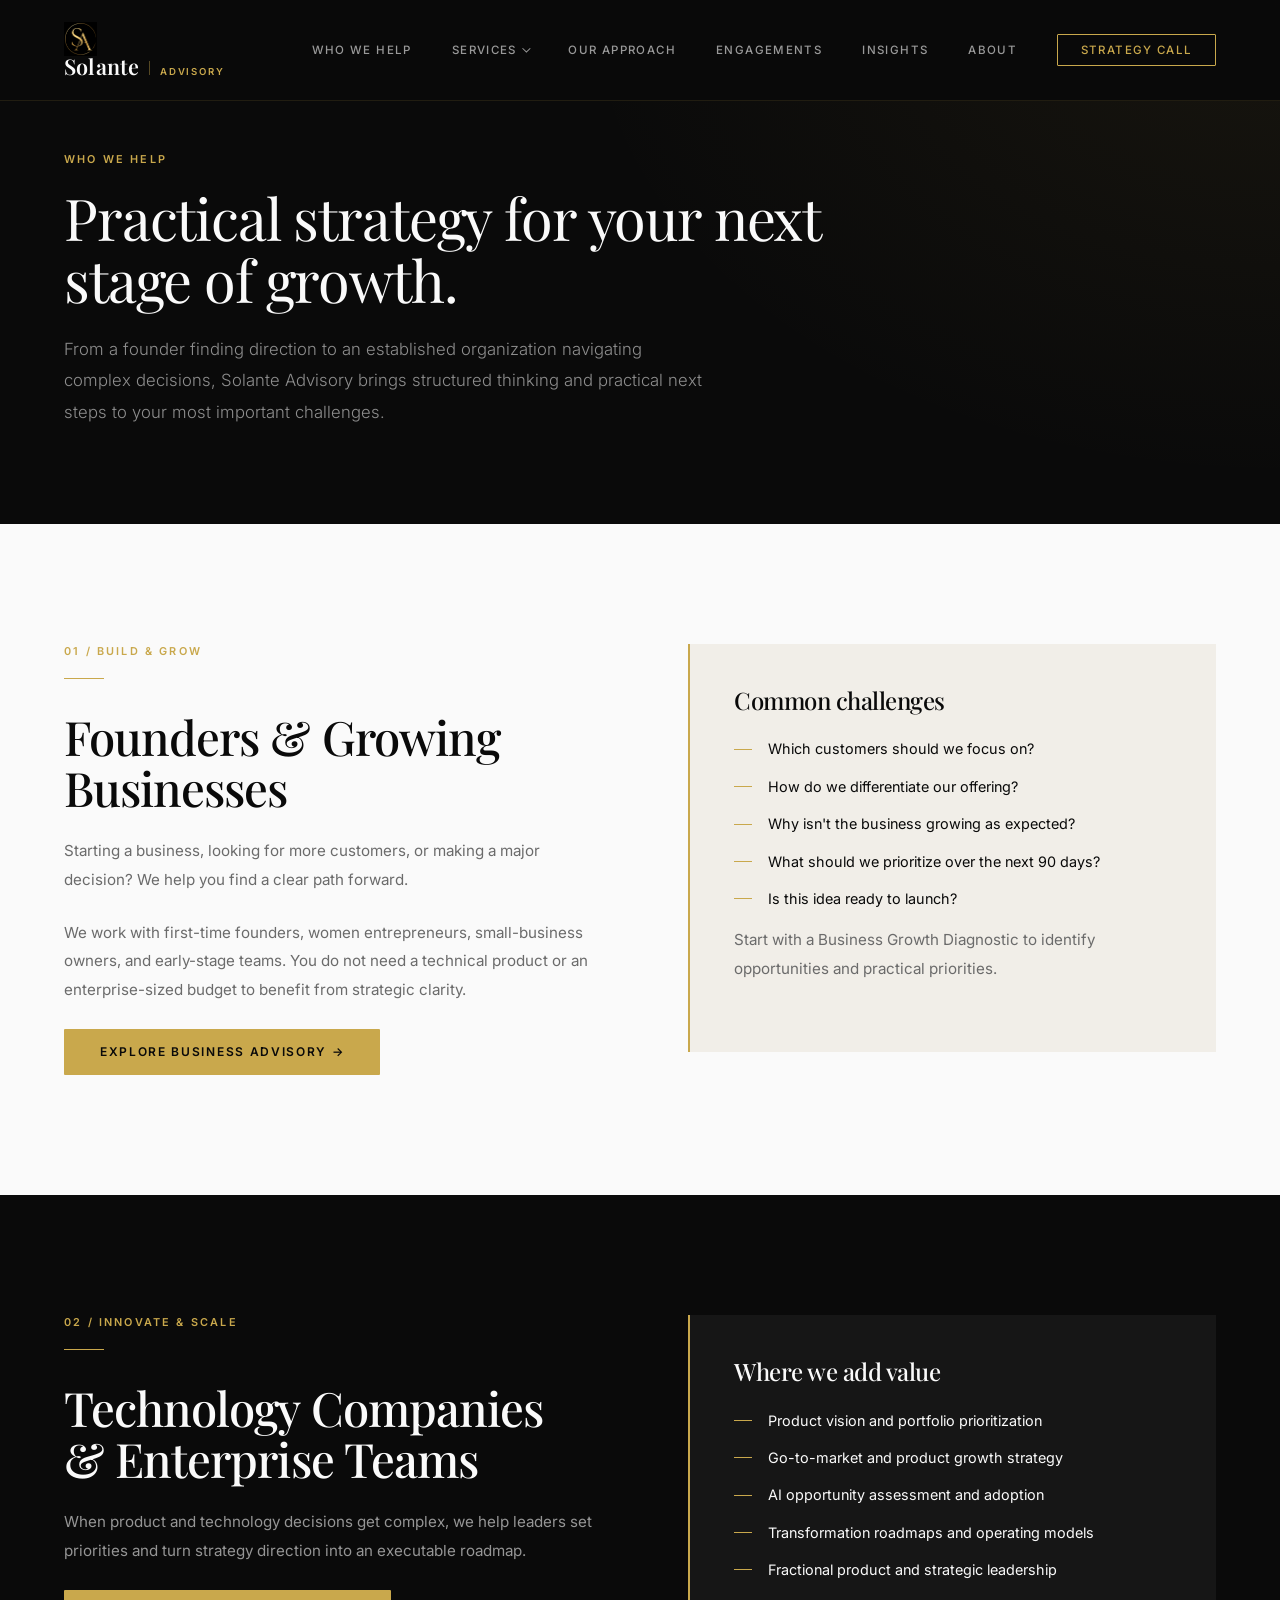
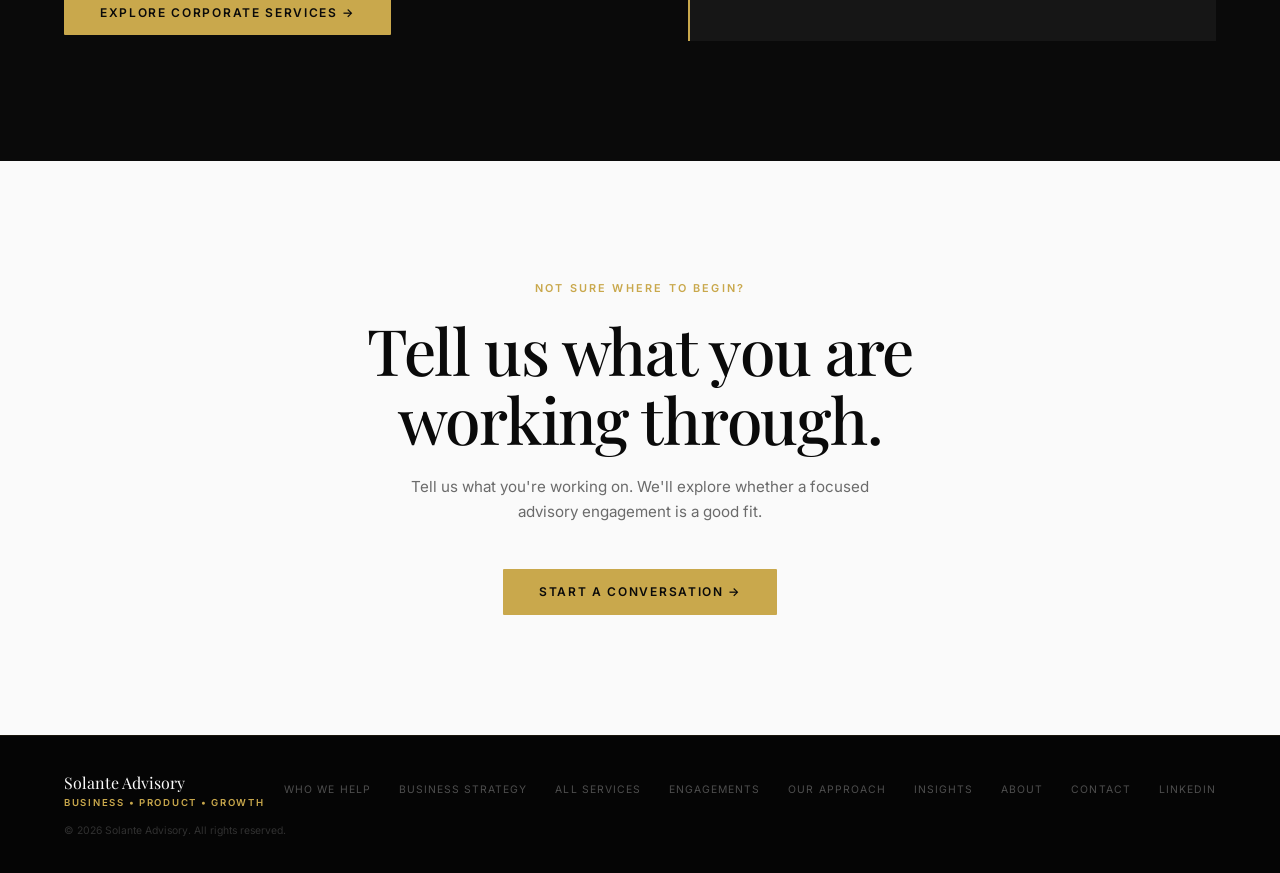
<file: who-we-help/index.html>
<!DOCTYPE html>

<html lang="en"><head><script async="" src="https://www.googletagmanager.com/gtag/js?id=G-4NQ7SYV9KM"></script><script>window.dataLayer=window.dataLayer||[];function gtag(){dataLayer.push(arguments)}gtag('js',new Date());gtag('config','G-4NQ7SYV9KM');</script><meta charset="utf-8"/><meta content="width=device-width, initial-scale=1" name="viewport"/><link href="https://fonts.googleapis.com" rel="preconnect"/><link crossorigin="" href="https://fonts.gstatic.com" rel="preconnect"/><link href="https://fonts.googleapis.com/css2?family=Playfair+Display:ital,wght@0,400;0,500;0,600;1,400;1,500&amp;family=Inter:wght@300;400;500;600&amp;display=swap" rel="stylesheet"/><link href="/styles.css" rel="stylesheet"/><title>Business Advisory for Founders &amp; Enterprises | Solante</title><meta content="Strategy and growth advisory for founders, small businesses, technology companies, and enterprise teams. Find practical support for your next move." name="description"/><link href="https://solanteadvisory.com/who-we-help" rel="canonical"/><meta content="Business Advisory for Founders &amp; Enterprises | Solante" property="og:title"/><meta content="Strategy and growth advisory for founders, small businesses, technology companies, and enterprise teams. Find practical support for your next move." property="og:description"/><meta content="website" property="og:type"/><meta content="https://solanteadvisory.com/who-we-help" property="og:url"/></head><body><nav id="nav">
<div class="nav-logo">
<a aria-label="Solante Advisory — Home" class="nav-wordmark" href="/">
<img alt="" class="wm-mark" height="34" src="/logo-mark.png" width="34"/>
<span class="wm-text">
<span class="wm-main">Solante</span>
<span aria-hidden="true" class="wm-rule"></span>
<span class="wm-sub">Advisory</span>
</span>
</a>
</div>
<div class="nav-links" id="navLinks"><a href="/who-we-help">Who We Help</a><div class="nav-item-dropdown"><a aria-controls="services-dropdown" aria-expanded="false" aria-haspopup="true" href="/#services">Services</a><div class="dropdown-menu" id="services-dropdown"><span class="dropdown-heading">FOR BUSINESS OWNERS &amp; FOUNDERS</span><a href="/services/business-strategy">Small Business &amp; Founder Advisory</a><a href="/services/business-strategy#business-growth">Growth &amp; Expansion Support</a><span class="dropdown-heading dropdown-heading-second">FOR TECHNOLOGY &amp; ENTERPRISE TEAMS</span><a href="/services/product-strategy">Product Strategy</a><a href="/services/growth-strategy">Product Growth Strategy</a><a href="/services/ai-strategy">AI Strategy</a><a href="/services/fractional-product-leadership">Fractional Product Leadership</a><a href="/services/enterprise-transformation">Enterprise Transformation</a></div></div><a href="/methodology">Our Approach</a><a href="/engagements">Engagements</a><a href="/insights">Insights</a><a href="/#about">About</a><a class="nav-cta" data-ga="strategy_call" href="/#contact">Strategy Call</a></div>
<button aria-controls="navLinks" aria-expanded="false" aria-label="Toggle menu" class="hamburger" onclick="toggleNav()" type="button">
<span></span><span></span><span></span>
</button>
</nav><main><section class="page-hero"><div class="page-hero-inner"><span class="eyebrow">Who We Help</span><h1>Practical strategy for your next stage of growth.</h1><p>From a founder finding direction to an established organization navigating complex decisions, Solante Advisory brings structured thinking and practical next steps to your most important challenges.</p></div></section><section class="section" id="founders"><div class="two-market"><div><span class="eyebrow">01 / Build &amp; Grow</span><span class="gold-rule"></span><h2>Founders &amp; Growing Businesses</h2><p>Starting a business, looking for more customers, or making a major decision? We help you find a clear path forward.</p><p>We work with first-time founders, women entrepreneurs, small-business owners, and early-stage teams. You do not need a technical product or an enterprise-sized budget to benefit from strategic clarity.</p><a class="btn-primary" href="/services/business-strategy">Explore Business Advisory →</a></div><div class="market-panel"><h3>Common challenges</h3><ul class="check-list"><li>Which customers should we focus on?</li><li>How do we differentiate our offering?</li><li>Why isn't the business growing as expected?</li><li>What should we prioritize over the next 90 days?</li><li>Is this idea ready to launch?</li></ul><p>Start with a Business Growth Diagnostic to identify opportunities and practical priorities.</p></div></div></section><section class="section section-dark" id="technology-enterprise"><div class="two-market"><div><span class="eyebrow">02 / Innovate &amp; Scale</span><span class="gold-rule"></span><h2 style="color:var(--white)">Technology Companies &amp; Enterprise Teams</h2><p>When product and technology decisions get complex, we help leaders set priorities and turn strategy direction into an executable roadmap.</p><a class="btn-primary" href="/#services">Explore Corporate Services →</a></div><div class="market-panel market-panel-dark"><h3>Where we add value</h3><ul class="check-list"><li>Product vision and portfolio prioritization</li><li>Go-to-market and product growth strategy</li><li>AI opportunity assessment and adoption</li><li>Transformation roadmaps and operating models</li><li>Fractional product and strategic leadership</li></ul></div></div></section><section class="cta-strip"><span class="eyebrow">Not sure where to begin?</span><h2>Tell us what you are working through.</h2><p>Tell us what you're working on. We'll explore whether a focused advisory engagement is a good fit.</p><a class="btn-primary" data-ga="strategy_call" href="/#contact">Start a Conversation →</a></section></main><footer>
<div class="footer-brand">Solante Advisory<span>Business • Product • Growth</span></div>
<div class="footer-links"><a href="/who-we-help">Who We Help</a><a href="/services/business-strategy">Business Strategy</a><a href="/#services">All Services</a><a href="/engagements">Engagements</a><a href="/methodology">Our Approach</a><a href="/insights">Insights</a><a href="/#about">About</a><a href="/#contact">Contact</a><a href="https://linkedin.com/company/solante-advisory" rel="noopener noreferrer" target="_blank">LinkedIn</a></div>
<div class="footer-copy">© 2026 Solante Advisory. All rights reserved.</div>
</footer><script src="/script.js"></script></body></html>
</file>
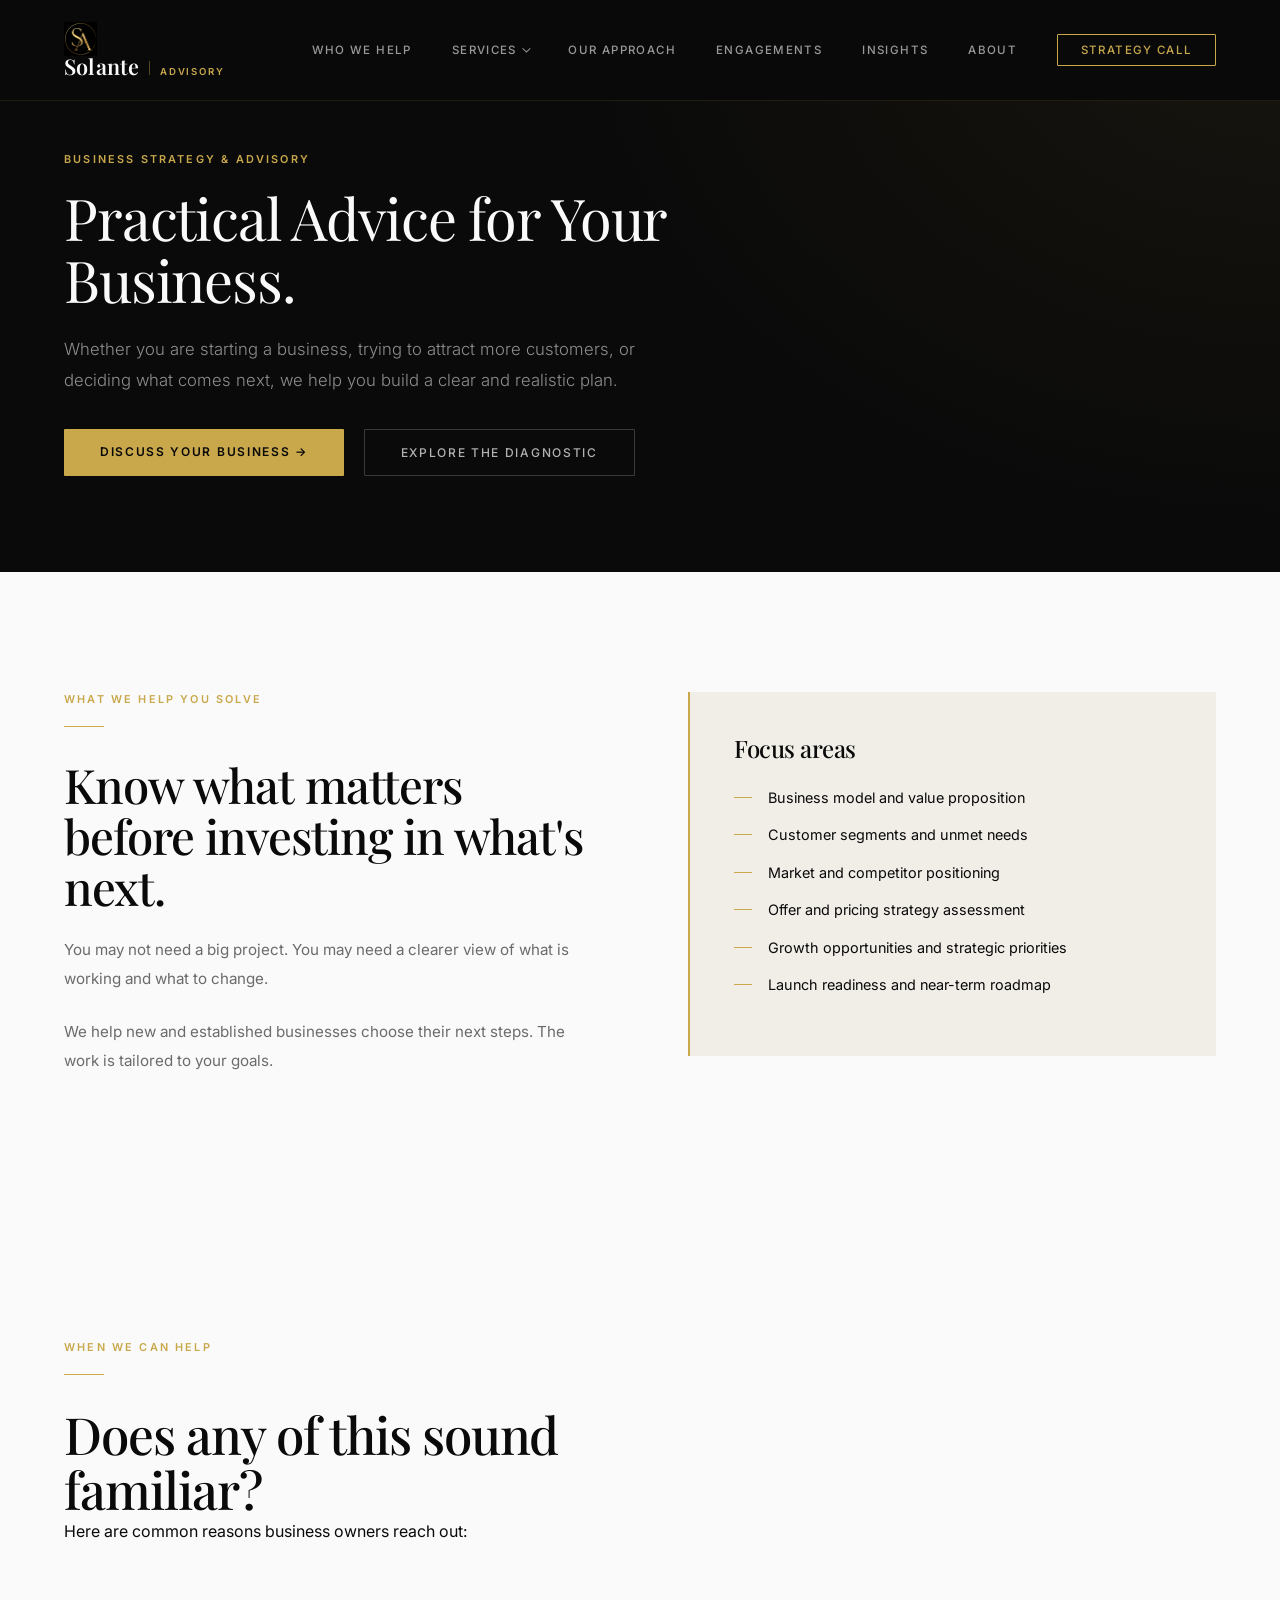
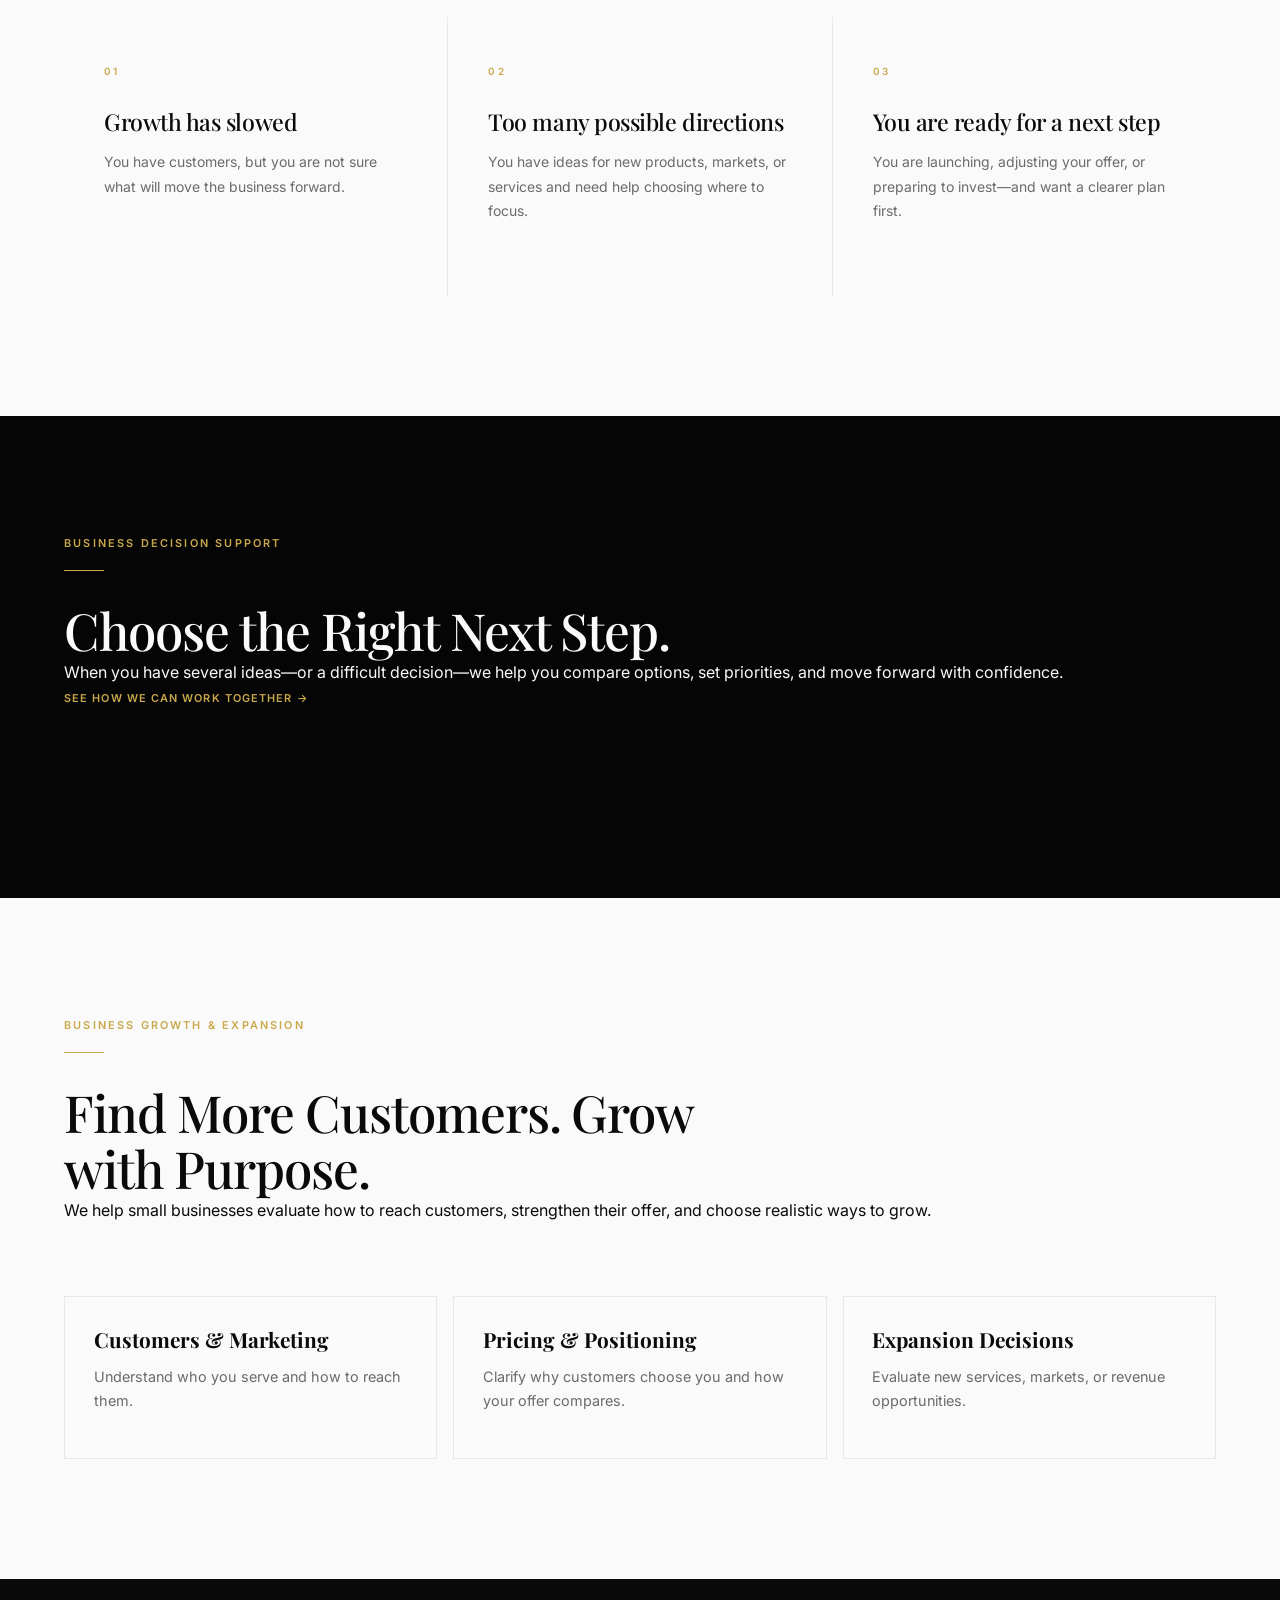
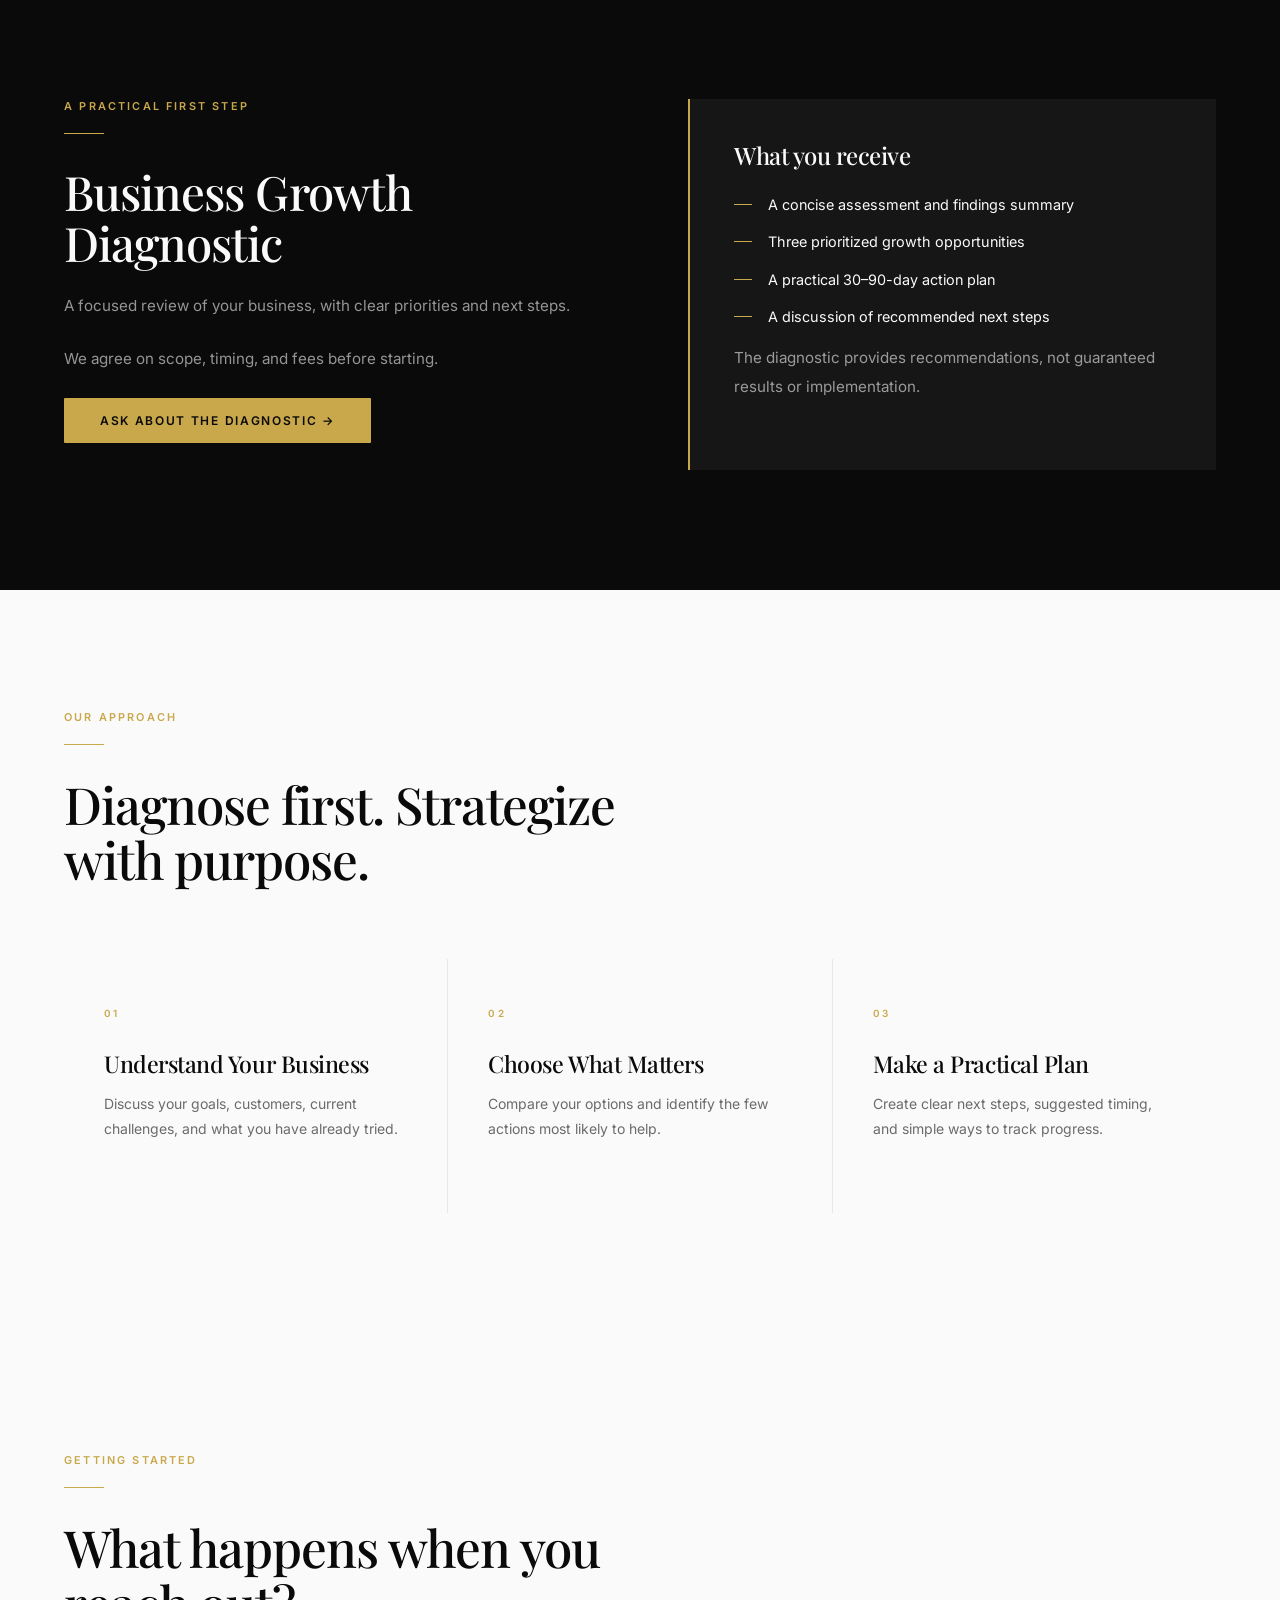
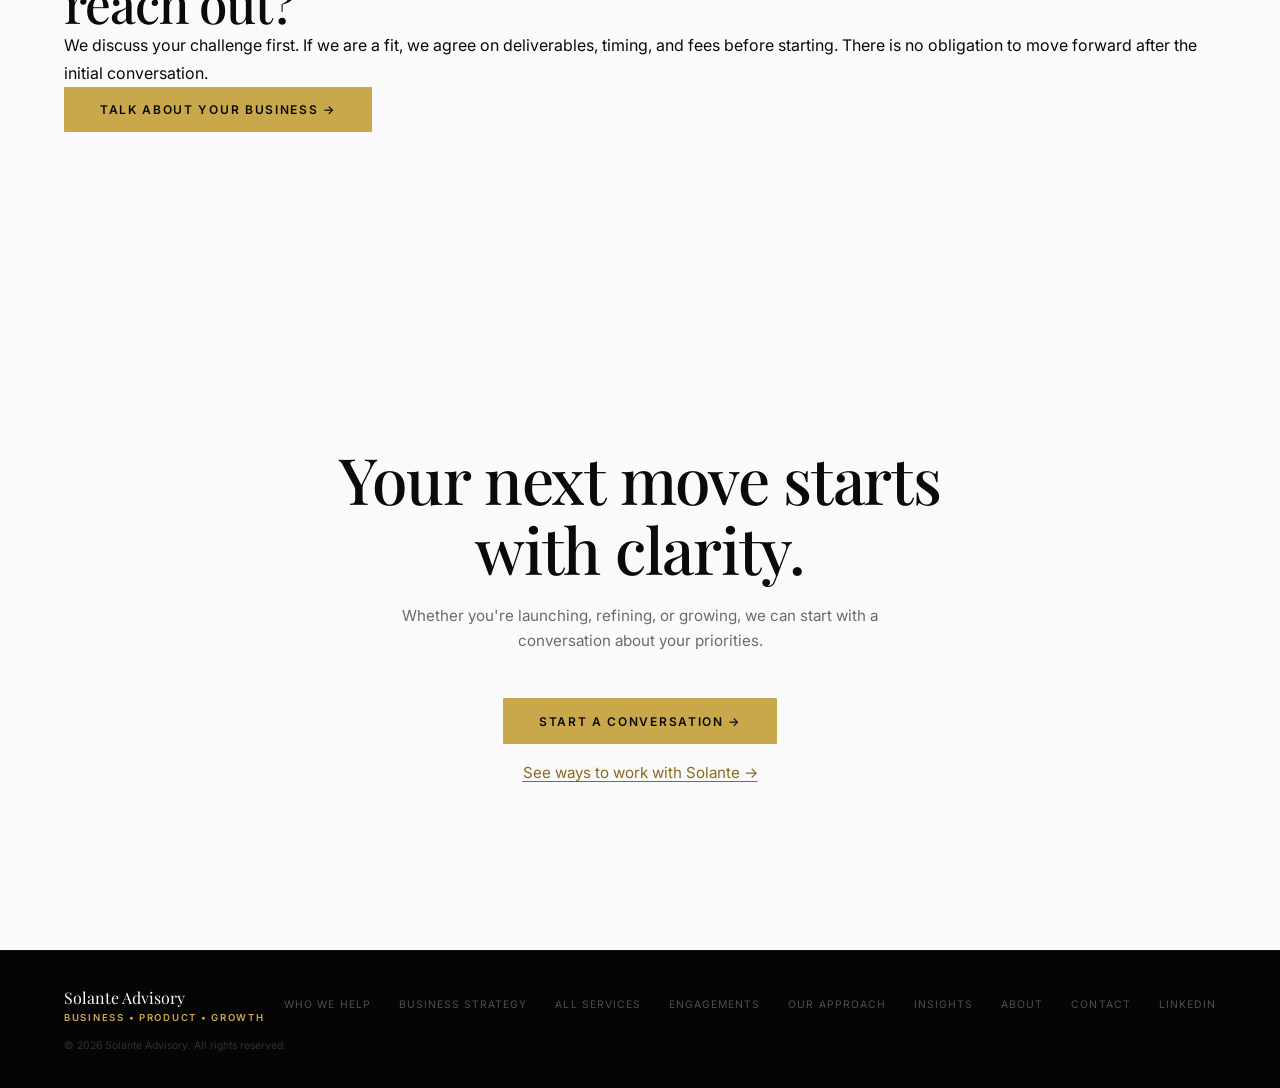
<file: services/business-strategy/index.html>
<!DOCTYPE html>
<html lang="en">
<head>
  <script async src="https://www.googletagmanager.com/gtag/js?id=G-4NQ7SYV9KM"></script>
  <script>
    window.dataLayer = window.dataLayer || [];
    function gtag(){dataLayer.push(arguments);}
    gtag('js', new Date());
    gtag('config', 'G-4NQ7SYV9KM');
  </script>

  <meta charset="utf-8"/>
  <meta name="viewport" content="width=device-width, initial-scale=1"/>

  <link rel="preconnect" href="https://fonts.googleapis.com"/>
  <link rel="preconnect" href="https://fonts.gstatic.com" crossorigin=""/>
  <link href="https://fonts.googleapis.com/css2?family=Playfair+Display:ital,wght@0,400;0,500;0,600;1,400;1,500&amp;family=Inter:wght@300;400;500;600&amp;display=swap" rel="stylesheet"/>
  <link href="/styles.css" rel="stylesheet"/>

  <!-- SEO -->
  <title>Small Business Strategy &amp; Growth Consulting | Solante</title>
  <meta name="description" content="Business strategy consulting for entrepreneurs and growing businesses. Get practical guidance on positioning, customer growth, business planning, and expansion."/>
  <link rel="canonical" href="https://solanteadvisory.com/services/business-strategy"/>

  <!-- Social Sharing -->
  <meta property="og:title" content="Small Business Strategy &amp; Growth Consulting | Solante"/>
  <meta property="og:description" content="Business strategy consulting for entrepreneurs and growing businesses. Get practical guidance on positioning, customer growth, business planning, and expansion."/>
  <meta property="og:type" content="website"/>
  <meta property="og:url" content="https://solanteadvisory.com/services/business-strategy"/>
</head>

<body>
<nav id="nav">
  <div class="nav-logo">
    <a aria-label="Solante Advisory — Home" class="nav-wordmark" href="/">
      <img alt="" class="wm-mark" height="34" src="/logo-mark.png" width="34"/>
      <span class="wm-text">
        <span class="wm-main">Solante</span>
        <span aria-hidden="true" class="wm-rule"></span>
        <span class="wm-sub">Advisory</span>
      </span>
    </a>
  </div>

  <div class="nav-links" id="navLinks">
    <a href="/who-we-help">Who We Help</a>

    <div class="nav-item-dropdown">
      <a aria-controls="services-dropdown" aria-expanded="false" aria-haspopup="true" href="/#services">Services</a>

      <div class="dropdown-menu" id="services-dropdown">
        <span class="dropdown-heading">FOR BUSINESS OWNERS &amp; FOUNDERS</span>
        <a href="/services/business-strategy">Small Business &amp; Founder Advisory</a>
        <a href="/services/business-strategy#business-growth">Growth &amp; Expansion Support</a>

        <span class="dropdown-heading dropdown-heading-second">FOR TECHNOLOGY &amp; ENTERPRISE TEAMS</span>
        <a href="/services/product-strategy">Product Strategy</a>
        <a href="/services/growth-strategy">Product Growth Strategy</a>
        <a href="/services/ai-strategy">AI Strategy</a>
        <a href="/services/fractional-product-leadership">Fractional Product Leadership</a>
        <a href="/services/enterprise-transformation">Enterprise Transformation</a>
      </div>
    </div>

    <a href="/methodology">Our Approach</a>
    <a href="/engagements">Engagements</a>
    <a href="/insights">Insights</a>
    <a href="/#about">About</a>
    <a class="nav-cta" data-ga="strategy_call" href="/#contact">Strategy Call</a>
  </div>

  <button aria-controls="navLinks" aria-expanded="false" aria-label="Toggle menu" class="hamburger" onclick="toggleNav()" type="button">
    <span></span><span></span><span></span>
  </button>
</nav>

<main>
  <section class="page-hero">
    <div class="page-hero-inner">
      <span class="eyebrow">Business Strategy &amp; Advisory</span>
      <h1>Practical Advice for Your Business.</h1>
      <p>Whether you are starting a business, trying to attract more customers, or deciding what comes next, we help you build a clear and realistic plan.</p>

      <div class="hero-actions" style="margin-top:2rem;margin-bottom:0">
        <a class="btn-primary" data-ga="strategy_call" href="/#contact">Discuss Your Business →</a>
        <a class="btn-ghost" href="#diagnostic">Explore the Diagnostic</a>
      </div>
    </div>
  </section>

  <section class="section">
    <div class="two-market">
      <div>
        <span class="eyebrow">What We Help You Solve</span>
        <span class="gold-rule"></span>
        <h2>Know what matters before investing in what's next.</h2>
        <p>You may not need a big project. You may need a clearer view of what is working and what to change.</p>
        <p>We help new and established businesses choose their next steps. The work is tailored to your goals.</p>
      </div>

      <div class="market-panel">
        <h3>Focus areas</h3>
        <ul class="check-list">
          <li>Business model and value proposition</li>
          <li>Customer segments and unmet needs</li>
          <li>Market and competitor positioning</li>
          <li>Offer and pricing strategy assessment</li>
          <li>Growth opportunities and strategic priorities</li>
          <li>Launch readiness and near-term roadmap</li>
        </ul>
      </div>
    </div>
  </section>

  <section class="section" id="when-to-reach-out">
    <div class="section-header">
      <span class="eyebrow">When We Can Help</span>
      <span class="gold-rule"></span>
      <h2>Does any of this sound familiar?</h2>
      <p>Here are common reasons business owners reach out:</p>
    </div>

    <div class="services-grid">
      <div class="svc">
        <span class="svc-num">01</span>
        <h3>Growth has slowed</h3>
        <p>You have customers, but you are not sure what will move the business forward.</p>
      </div>

      <div class="svc">
        <span class="svc-num">02</span>
        <h3>Too many possible directions</h3>
        <p>You have ideas for new products, markets, or services and need help choosing where to focus.</p>
      </div>

      <div class="svc">
        <span class="svc-num">03</span>
        <h3>You are ready for a next step</h3>
        <p>You are launching, adjusting your offer, or preparing to invest—and want a clearer plan first.</p>
      </div>
    </div>
  </section>

  <section class="section section-alt" id="decision-support">
    <div class="section-header">
      <span class="eyebrow">Business Decision Support</span>
      <span class="gold-rule"></span>
      <h2>Choose the Right Next Step.</h2>
      <p>When you have several ideas—or a difficult decision—we help you compare options, set priorities, and move forward with confidence.</p>
      <a class="svc-link" href="/engagements">See How We Can Work Together →</a>
    </div>
  </section>

  <section class="section business-focus" id="business-growth">
    <div class="section-header">
      <span class="eyebrow">Business Growth &amp; Expansion</span>
      <span class="gold-rule"></span>
      <h2>Find More Customers. Grow with Purpose.</h2>
      <p>We help small businesses evaluate how to reach customers, strengthen their offer, and choose realistic ways to grow.</p>
    </div>

    <div class="business-help-grid">
      <div class="business-help-card">
        <h4>Customers &amp; Marketing</h4>
        <p>Understand who you serve and how to reach them.</p>
      </div>

      <div class="business-help-card">
        <h4>Pricing &amp; Positioning</h4>
        <p>Clarify why customers choose you and how your offer compares.</p>
      </div>

      <div class="business-help-card">
        <h4>Expansion Decisions</h4>
        <p>Evaluate new services, markets, or revenue opportunities.</p>
      </div>
    </div>
  </section>

  <section class="section section-dark" id="diagnostic">
    <div class="two-market">
      <div>
        <span class="eyebrow">A Practical First Step</span>
        <span class="gold-rule"></span>
        <h2 style="color:var(--white)">Business Growth Diagnostic</h2>
        <p>A focused review of your business, with clear priorities and next steps.</p>
        <p>We agree on scope, timing, and fees before starting.</p>
        <a class="btn-primary" data-ga="strategy_call" href="/#contact">Ask About the Diagnostic →</a>
      </div>

      <div class="market-panel market-panel-dark">
        <h3>What you receive</h3>
        <ul class="check-list">
          <li>A concise assessment and findings summary</li>
          <li>Three prioritized growth opportunities</li>
          <li>A practical 30–90-day action plan</li>
          <li>A discussion of recommended next steps</li>
        </ul>
        <p>The diagnostic provides recommendations, not guaranteed results or implementation.</p>
      </div>
    </div>
  </section>

  <section class="section">
    <div class="section-header">
      <span class="eyebrow">Our Approach</span>
      <span class="gold-rule"></span>
      <h2>Diagnose first. Strategize with purpose.</h2>
    </div>

    <div class="services-grid">
      <div class="svc">
        <span class="svc-num">01</span>
        <h3>Understand Your Business</h3>
        <p>Discuss your goals, customers, current challenges, and what you have already tried.</p>
      </div>

      <div class="svc">
        <span class="svc-num">02</span>
        <h3>Choose What Matters</h3>
        <p>Compare your options and identify the few actions most likely to help.</p>
      </div>

      <div class="svc">
        <span class="svc-num">03</span>
        <h3>Make a Practical Plan</h3>
        <p>Create clear next steps, suggested timing, and simple ways to track progress.</p>
      </div>
    </div>
  </section>

  <section class="section" id="getting-started">
    <div class="section-header">
      <span class="eyebrow">Getting Started</span>
      <span class="gold-rule"></span>
      <h2>What happens when you reach out?</h2>
      <p>We discuss your challenge first. If we are a fit, we agree on deliverables, timing, and fees before starting. There is no obligation to move forward after the initial conversation.</p>
      <a class="btn-primary" data-ga="strategy_call" href="/#contact">Talk About Your Business →</a>
    </div>
  </section>

  <section class="cta-strip">
    <h2>Your next move starts with clarity.</h2>
    <p>Whether you're launching, refining, or growing, we can start with a conversation about your priorities.</p>
    <a class="btn-primary" data-ga="strategy_call" href="/#contact">Start a Conversation →</a>
    <p class="engagement-service-link">
      <a href="/engagements">See ways to work with Solante →</a>
    </p>
  </section>
</main>

<footer>
  <div class="footer-brand">
    Solante Advisory
    <span>Business • Product • Growth</span>
  </div>

  <div class="footer-links">
    <a href="/who-we-help">Who We Help</a>
    <a href="/services/business-strategy">Business Strategy</a>
    <a href="/#services">All Services</a>
    <a href="/engagements">Engagements</a>
    <a href="/methodology">Our Approach</a>
    <a href="/insights">Insights</a>
    <a href="/#about">About</a>
    <a href="/#contact">Contact</a>
    <a href="https://linkedin.com/company/solante-advisory" rel="noopener noreferrer" target="_blank">LinkedIn</a>
  </div>

  <div class="footer-copy">
    © 2026 Solante Advisory. All rights reserved.
  </div>
</footer>

<script src="/script.js"></script>
</body>
</html>
</file>
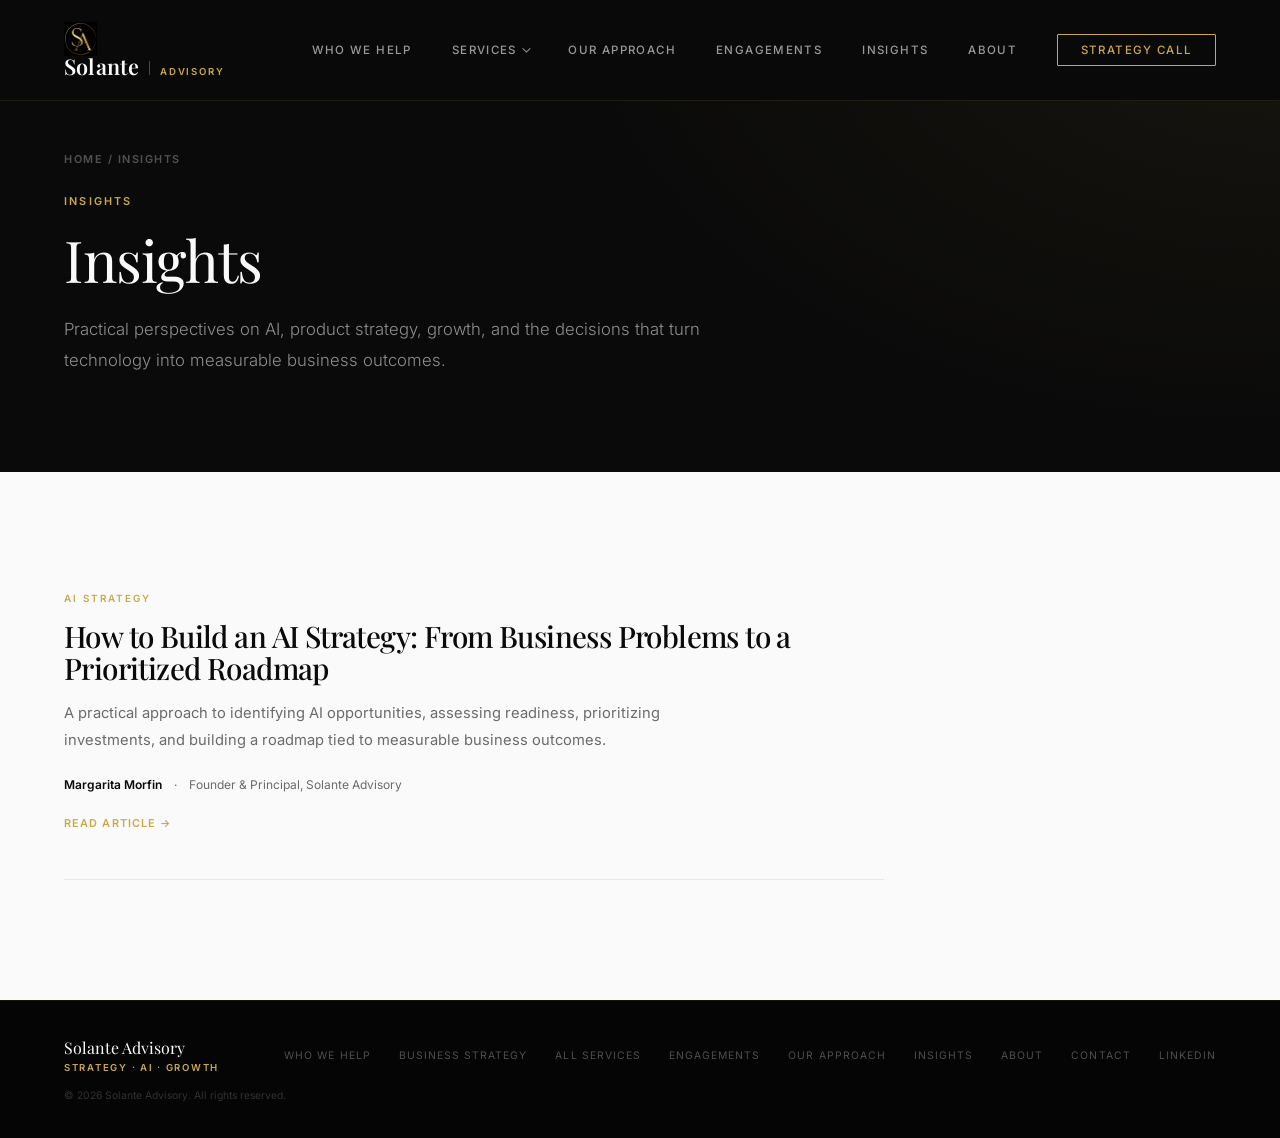
<file: insights.html>
<!DOCTYPE html>

<html lang="en">
<head>
<!-- Google tag (gtag.js) -->
<script async="" src="https://www.googletagmanager.com/gtag/js?id=G-4NQ7SYV9KM"></script>
<script>
  window.dataLayer = window.dataLayer || [];
  function gtag(){dataLayer.push(arguments);}
  gtag('js', new Date());

  gtag('config', 'G-4NQ7SYV9KM');
</script>
<meta charset="utf-8"/>
<meta content="width=device-width, initial-scale=1.0" name="viewport"/>
<meta content="Practical perspectives from Solante Advisory on AI strategy, product strategy, growth, and building technology around measurable business outcomes." name="description"/>
<link href="https://solanteadvisory.com/insights" rel="canonical"/>
<title>Insights on AI, Product &amp; Growth Strategy | Solante Advisory</title>
<link href="https://fonts.googleapis.com" rel="preconnect"/>
<link crossorigin="" href="https://fonts.gstatic.com" rel="preconnect"/>
<link as="style" href="https://fonts.googleapis.com/css2?family=Playfair+Display:ital,wght@0,400;0,500;0,600;1,400;1,500&amp;family=Inter:wght@300;400;500;600&amp;display=swap" rel="preload"/>
<link href="https://fonts.googleapis.com/css2?family=Playfair+Display:ital,wght@0,400;0,500;0,600;1,400;1,500&amp;family=Inter:wght@300;400;500;600&amp;display=swap" media="print" onload="this.media='all'" rel="stylesheet"/>
<noscript><link href="https://fonts.googleapis.com/css2?family=Playfair+Display:ital,wght@0,400;0,500;0,600;1,400;1,500&amp;family=Inter:wght@300;400;500;600&amp;display=swap" rel="stylesheet"/></noscript>
<link href="/styles.css" rel="stylesheet"/>
<meta content="Insights on AI, Product &amp; Growth Strategy | Solante Advisory" property="og:title"/>
<meta content="Practical perspectives from Solante Advisory on AI strategy, product strategy, growth, and building technology around measurable business outcomes." property="og:description"/>
<meta content="website" property="og:type"/>
<meta content="https://solanteadvisory.com/insights" property="og:url"/>
</head>
<body>
<nav id="nav">
<div class="nav-logo">
<a aria-label="Solante Advisory — Home" class="nav-wordmark" href="/">
<img alt="" class="wm-mark" height="34" src="/logo-mark.png" width="34"/>
<span class="wm-text">
<span class="wm-main">Solante</span>
<span aria-hidden="true" class="wm-rule"></span>
<span class="wm-sub">Advisory</span>
</span>
</a>
</div>
<div class="nav-links" id="navLinks"><a href="/who-we-help">Who We Help</a><div class="nav-item-dropdown"><a aria-controls="services-dropdown" aria-expanded="false" aria-haspopup="true" href="/#services">Services</a><div class="dropdown-menu" id="services-dropdown"><span class="dropdown-heading">FOR BUSINESS OWNERS &amp; FOUNDERS</span><a href="/services/business-strategy">Small Business &amp; Founder Advisory</a><a href="/services/business-strategy#business-growth">Growth &amp; Expansion Support</a><span class="dropdown-heading dropdown-heading-second">FOR TECHNOLOGY &amp; ENTERPRISE TEAMS</span><a href="/services/product-strategy">Product Strategy</a><a href="/services/growth-strategy">Product Growth Strategy</a><a href="/services/ai-strategy">AI Strategy</a><a href="/services/fractional-product-leadership">Fractional Product Leadership</a><a href="/services/enterprise-transformation">Enterprise Transformation</a></div></div><a href="/methodology">Our Approach</a><a href="/engagements">Engagements</a><a href="/insights">Insights</a><a href="/#about">About</a><a class="nav-cta" data-ga="strategy_call" href="/#contact">Strategy Call</a></div>
<button aria-controls="navLinks" aria-expanded="false" aria-label="Toggle menu" class="hamburger" onclick="toggleNav()" type="button">
<span></span><span></span><span></span>
</button>
</nav>
<section class="page-hero">
<div class="page-hero-inner reveal">
<div class="breadcrumb"><a href="/">Home</a> / Insights</div>
<span class="eyebrow">Insights</span>
<h1>Insights</h1>
<p>Practical perspectives on AI, product strategy, growth, and the decisions that turn technology into measurable business outcomes.</p>
</div>
</section>
<main>
<section class="section">
<div class="insights-grid reveal">
<a class="insight-card" href="/insights/how-to-build-an-ai-strategy">
<span class="ic-cat">AI Strategy</span>
<h2>How to Build an AI Strategy: From Business Problems to a Prioritized Roadmap</h2>
<p>A practical approach to identifying AI opportunities, assessing readiness, prioritizing investments, and building a roadmap tied to measurable business outcomes.</p>
<div class="ic-meta">
<span><strong>Margarita Morfin</strong></span>
<span>·</span>
<span>Founder &amp; Principal, Solante Advisory</span>
</div>
<span class="ic-link">Read Article →</span>
</a>
</div>
</section>
</main>
<footer>
<div class="footer-brand">Solante Advisory<span>Strategy · AI · Growth</span></div>
<div class="footer-links"><a href="/who-we-help">Who We Help</a><a href="/services/business-strategy">Business Strategy</a><a href="/#services">All Services</a><a href="/engagements">Engagements</a><a href="/methodology">Our Approach</a><a href="/insights">Insights</a><a href="/#about">About</a><a href="/#contact">Contact</a><a href="https://linkedin.com/company/solante-advisory" rel="noopener noreferrer" target="_blank">LinkedIn</a></div>
<div class="footer-copy">© 2026 Solante Advisory. All rights reserved.</div>
</footer>
<script src="/script.js"></script>
</body>
</html>
</file>
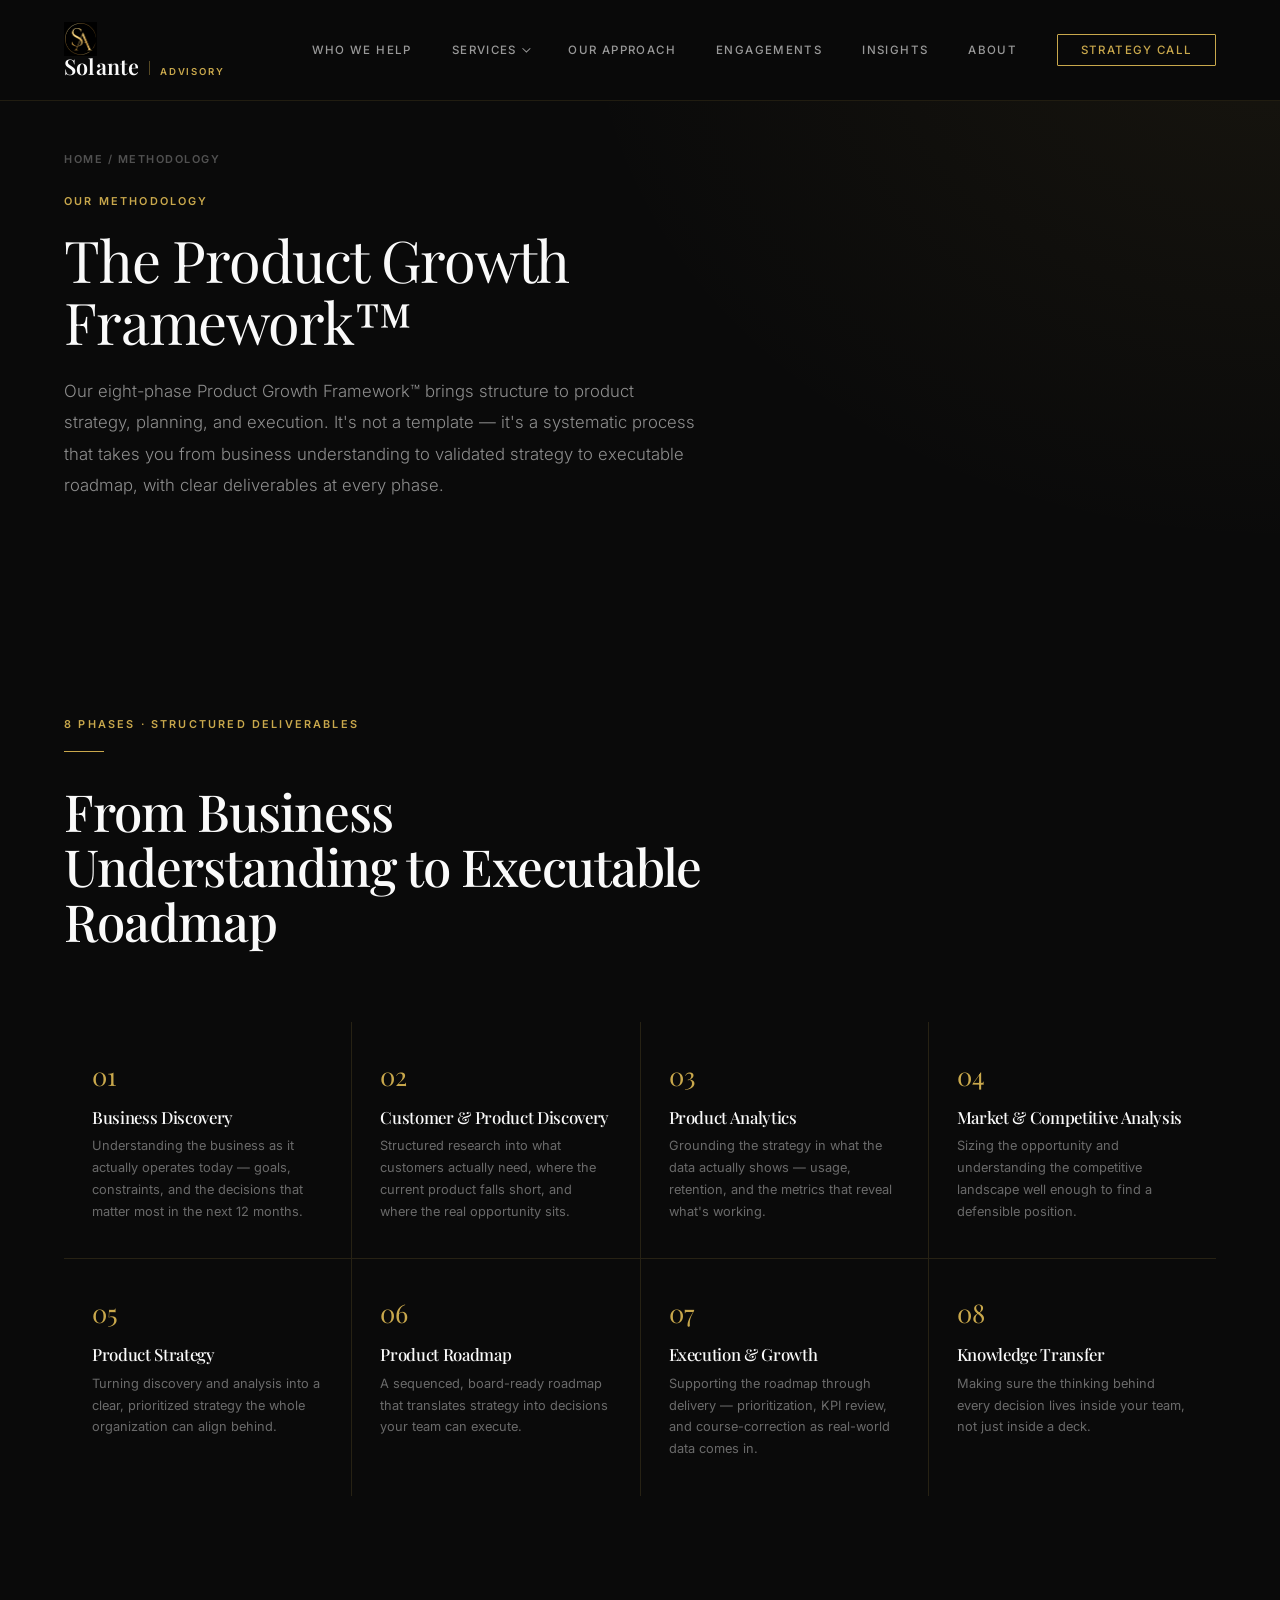
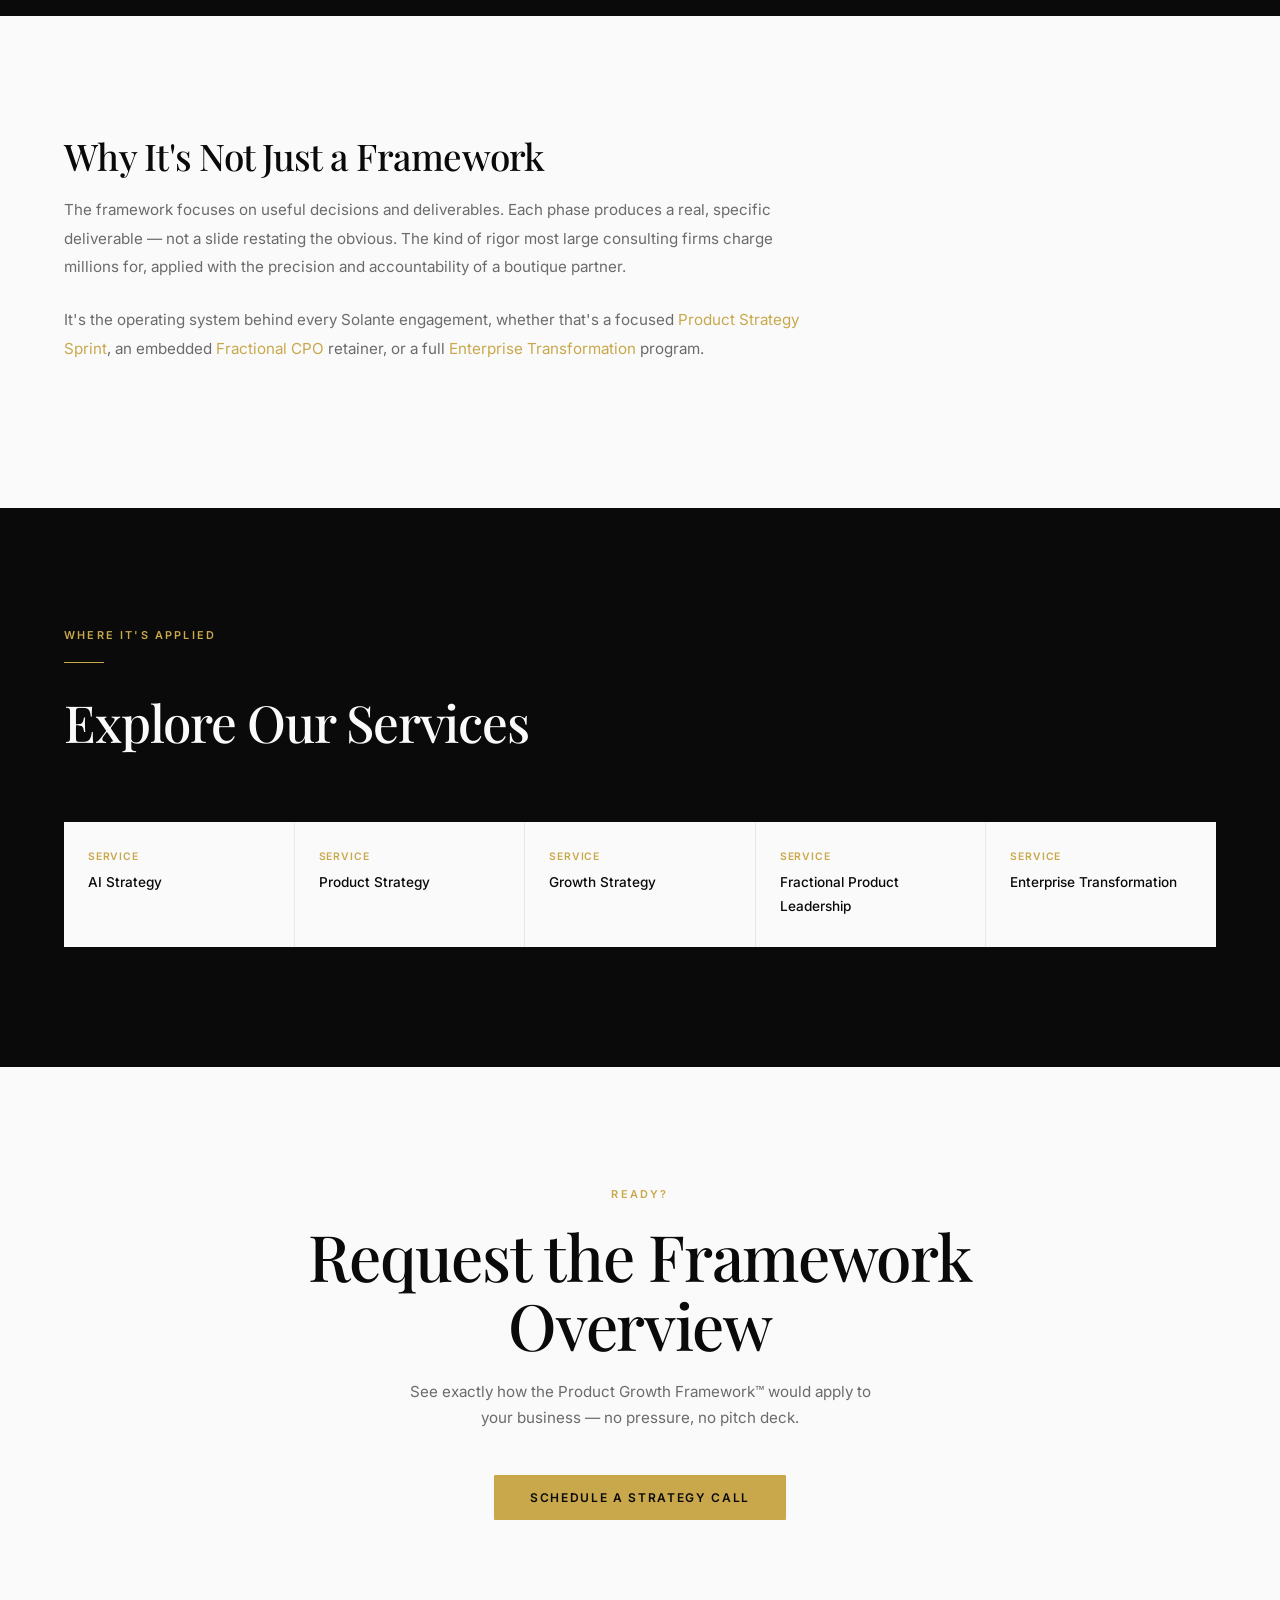
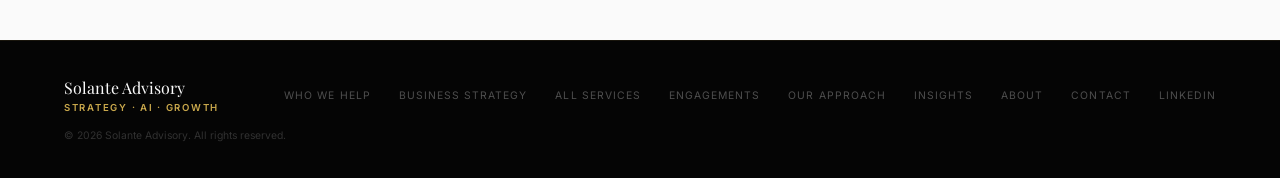
<file: methodology.html>
<!DOCTYPE html>

<html lang="en">
<head>
<!-- Google tag (gtag.js) -->
<script async="" src="https://www.googletagmanager.com/gtag/js?id=G-4NQ7SYV9KM"></script>
<script>
  window.dataLayer = window.dataLayer || [];
  function gtag(){dataLayer.push(arguments);}
  gtag('js', new Date());

  gtag('config', 'G-4NQ7SYV9KM');
</script>
<meta charset="utf-8"/>
<meta content="width=device-width, initial-scale=1.0" name="viewport"/>
<meta content="A proprietary 8-phase methodology for taking a business from discovery to validated strategy to executable roadmap, developed over 15+ years leading Fortune 500 product programs." name="description"/>
<link href="https://solanteadvisory.com/methodology" rel="canonical"/>
<title>The Product Growth Framework™ — An 8-Phase Product Methodology | Solante Advisory</title>
<link href="https://fonts.googleapis.com" rel="preconnect"/>
<link href="https://fonts.googleapis.com/css2?family=Playfair+Display:ital,wght@0,400;0,500;0,600;1,400;1,500&amp;family=Inter:wght@300;400;500;600&amp;display=swap" rel="stylesheet"/>
<link href="/styles.css" rel="stylesheet"/>
<meta content="The Product Growth Framework™ — An 8-Phase Product Methodology | Solante Advisory" property="og:title"/>
<meta content="A proprietary 8-phase methodology for taking a business from discovery to validated strategy to executable roadmap, developed over 15+ years leading Fortune 500 product programs." property="og:description"/>
<meta content="website" property="og:type"/>
<meta content="https://solanteadvisory.com/methodology" property="og:url"/>
</head>
<body>
<nav id="nav">
<div class="nav-logo">
<a aria-label="Solante Advisory — Home" class="nav-wordmark" href="/">
<img alt="" class="wm-mark" height="34" src="/logo-mark.png" width="34"/>
<span class="wm-text">
<span class="wm-main">Solante</span>
<span aria-hidden="true" class="wm-rule"></span>
<span class="wm-sub">Advisory</span>
</span>
</a>
</div>
<div class="nav-links" id="navLinks"><a href="/who-we-help">Who We Help</a><div class="nav-item-dropdown"><a aria-controls="services-dropdown" aria-expanded="false" aria-haspopup="true" href="/#services">Services</a><div class="dropdown-menu" id="services-dropdown"><span class="dropdown-heading">FOR BUSINESS OWNERS &amp; FOUNDERS</span><a href="/services/business-strategy">Small Business &amp; Founder Advisory</a><a href="/services/business-strategy#business-growth">Growth &amp; Expansion Support</a><span class="dropdown-heading dropdown-heading-second">FOR TECHNOLOGY &amp; ENTERPRISE TEAMS</span><a href="/services/product-strategy">Product Strategy</a><a href="/services/growth-strategy">Product Growth Strategy</a><a href="/services/ai-strategy">AI Strategy</a><a href="/services/fractional-product-leadership">Fractional Product Leadership</a><a href="/services/enterprise-transformation">Enterprise Transformation</a></div></div><a href="/methodology">Our Approach</a><a href="/engagements">Engagements</a><a href="/insights">Insights</a><a href="/#about">About</a><a class="nav-cta" data-ga="strategy_call" href="/#contact">Strategy Call</a></div>
<button aria-controls="navLinks" aria-expanded="false" aria-label="Toggle menu" class="hamburger" onclick="toggleNav()" type="button">
<span></span><span></span><span></span>
</button>
</nav>
<section class="page-hero">
<div class="page-hero-inner reveal">
<div class="breadcrumb"><a href="/">Home</a> / Methodology</div>
<span class="eyebrow">Our Methodology</span>
<h1>The Product Growth Framework™</h1>
<p>Our eight-phase Product Growth Framework™ brings structure to product strategy, planning, and execution. It's not a template — it's a systematic process that takes you from business understanding to validated strategy to executable roadmap, with clear deliverables at every phase.</p>
</div>
</section>
<section class="section section-dark">
<div class="section-header reveal">
<span class="eyebrow">8 Phases · Structured Deliverables</span>
<span class="gold-rule"></span>
<h2 style="color:var(--white)">From Business Understanding to Executable Roadmap</h2>
</div>
<div class="phase-grid">
<div class="phase reveal"><span class="phase-num">01</span><h3>Business Discovery</h3><p>Understanding the business as it actually operates today — goals, constraints, and the decisions that matter most in the next 12 months.</p></div>
<div class="phase reveal"><span class="phase-num">02</span><h3>Customer &amp; Product Discovery</h3><p>Structured research into what customers actually need, where the current product falls short, and where the real opportunity sits.</p></div>
<div class="phase reveal"><span class="phase-num">03</span><h3>Product Analytics</h3><p>Grounding the strategy in what the data actually shows — usage, retention, and the metrics that reveal what's working.</p></div>
<div class="phase reveal"><span class="phase-num">04</span><h3>Market &amp; Competitive Analysis</h3><p>Sizing the opportunity and understanding the competitive landscape well enough to find a defensible position.</p></div>
<div class="phase reveal"><span class="phase-num">05</span><h3>Product Strategy</h3><p>Turning discovery and analysis into a clear, prioritized strategy the whole organization can align behind.</p></div>
<div class="phase reveal"><span class="phase-num">06</span><h3>Product Roadmap</h3><p>A sequenced, board-ready roadmap that translates strategy into decisions your team can execute.</p></div>
<div class="phase reveal"><span class="phase-num">07</span><h3>Execution &amp; Growth</h3><p>Supporting the roadmap through delivery — prioritization, KPI review, and course-correction as real-world data comes in.</p></div>
<div class="phase reveal"><span class="phase-num">08</span><h3>Knowledge Transfer</h3><p>Making sure the thinking behind every decision lives inside your team, not just inside a deck.</p></div>
</div>
</section>
<section class="section">
<div class="content-block reveal">
<h2>Why It's Not Just a Framework</h2>
<p>The framework focuses on useful decisions and deliverables. Each phase produces a real, specific deliverable — not a slide restating the obvious. The kind of rigor most large consulting firms charge millions for, applied with the precision and accountability of a boutique partner.</p>
<p>It's the operating system behind every Solante engagement, whether that's a focused <a href="/#packages" style="color:var(--gold)">Product Strategy Sprint</a>, an embedded <a href="/services/fractional-product-leadership" style="color:var(--gold)">Fractional CPO</a> retainer, or a full <a href="/services/enterprise-transformation" style="color:var(--gold)">Enterprise Transformation</a> program.</p>
</div>
</section>
<section class="section section-dark">
<div class="section-header reveal">
<span class="eyebrow">Where It's Applied</span>
<span class="gold-rule"></span>
<h2 style="color:var(--white)">Explore Our Services</h2>
</div>
<div class="related-grid">
<a class="related-card" href="/services/ai-strategy"><span>Service</span><p>AI Strategy</p></a>
<a class="related-card" href="/services/product-strategy"><span>Service</span><p>Product Strategy</p></a>
<a class="related-card" href="/services/growth-strategy"><span>Service</span><p>Growth Strategy</p></a>
<a class="related-card" href="/services/fractional-product-leadership"><span>Service</span><p>Fractional Product Leadership</p></a>
<a class="related-card" href="/services/enterprise-transformation"><span>Service</span><p>Enterprise Transformation</p></a>
</div>
</section>
<section class="cta-strip">
<div class="reveal">
<span class="eyebrow" style="text-align:center;display:block">Ready?</span>
<h2>Request the Framework Overview</h2>
<p>See exactly how the Product Growth Framework™ would apply to your business — no pressure, no pitch deck.</p>
<a class="btn-primary" data-ga="strategy_call" href="/#contact">Schedule a Strategy Call</a>
</div>
</section>
<footer>
<div class="footer-brand">Solante Advisory<span>Strategy · AI · Growth</span></div>
<div class="footer-links"><a href="/who-we-help">Who We Help</a><a href="/services/business-strategy">Business Strategy</a><a href="/#services">All Services</a><a href="/engagements">Engagements</a><a href="/methodology">Our Approach</a><a href="/insights">Insights</a><a href="/#about">About</a><a href="/#contact">Contact</a><a href="https://linkedin.com/company/solante-advisory" rel="noopener noreferrer" target="_blank">LinkedIn</a></div>
<div class="footer-copy">© 2026 Solante Advisory. All rights reserved.</div>
</footer>
<script src="/script.js"></script>
</body>
</html>
</file>
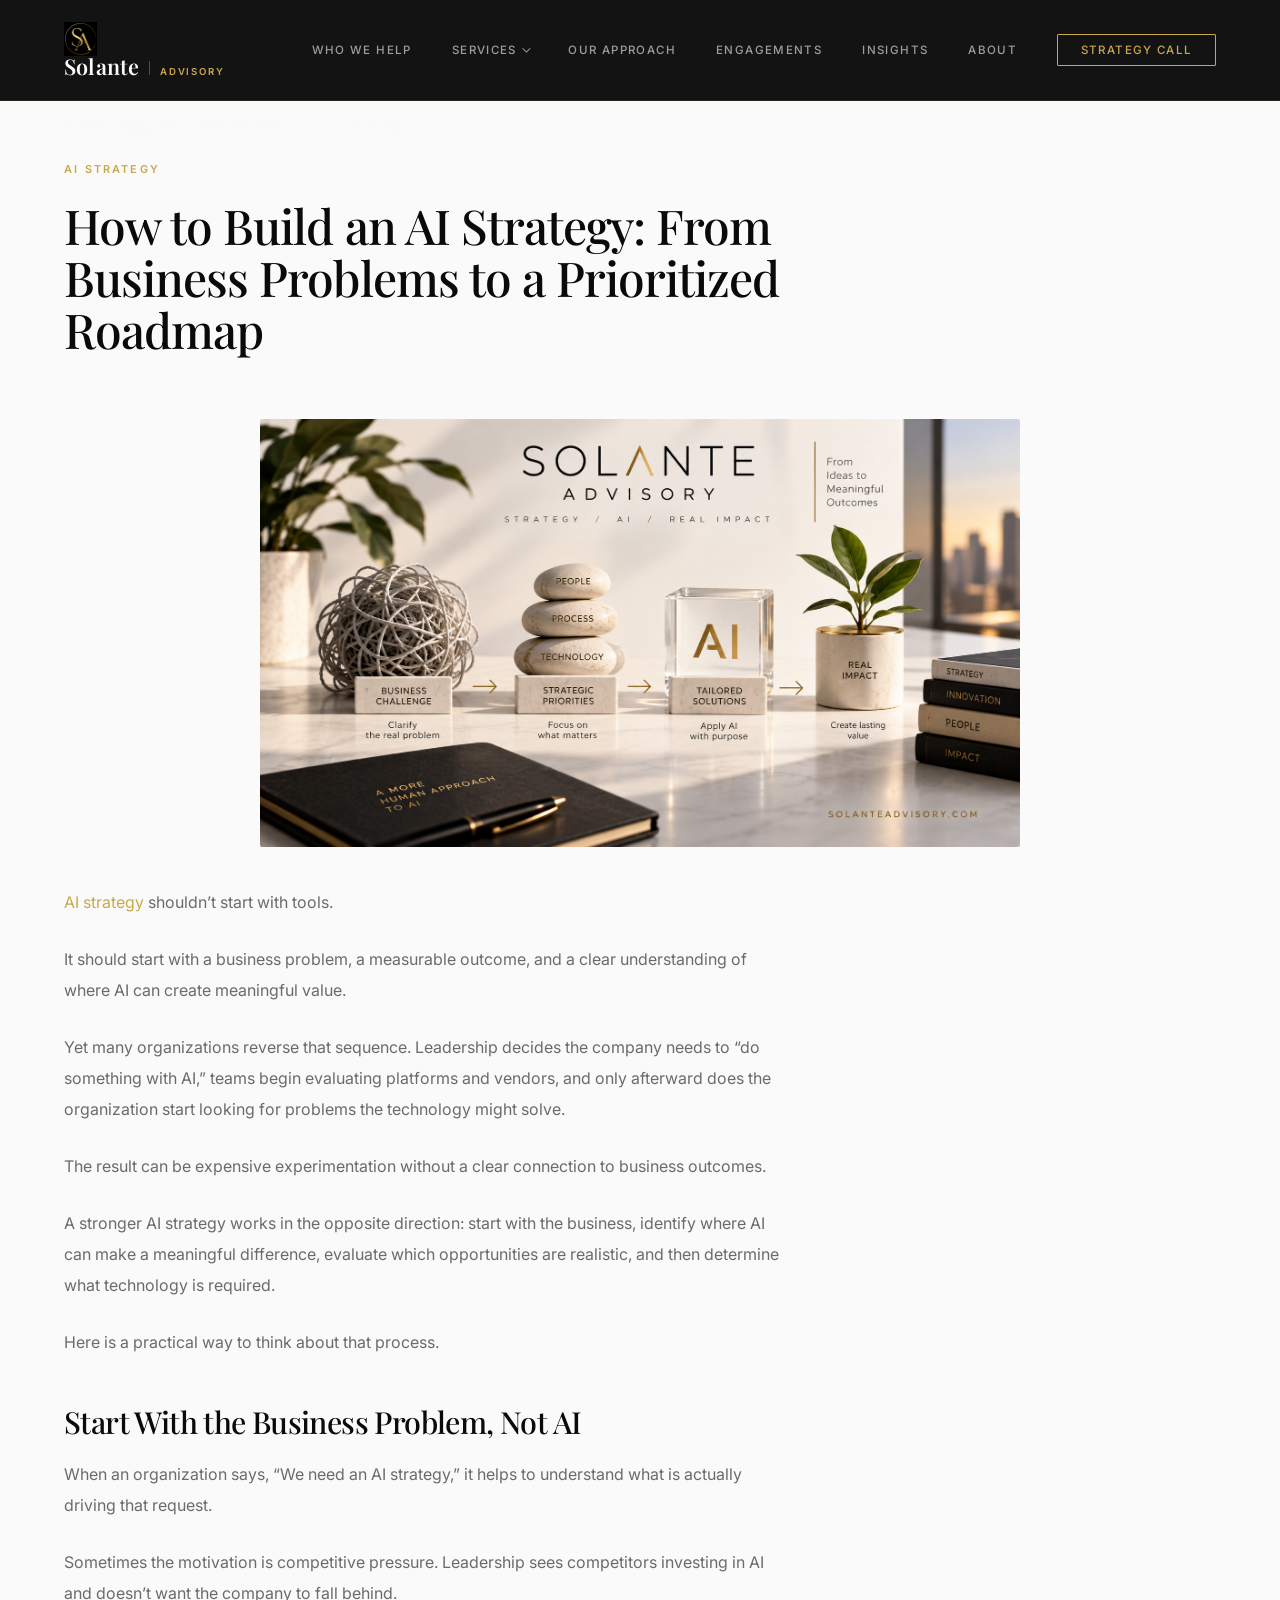
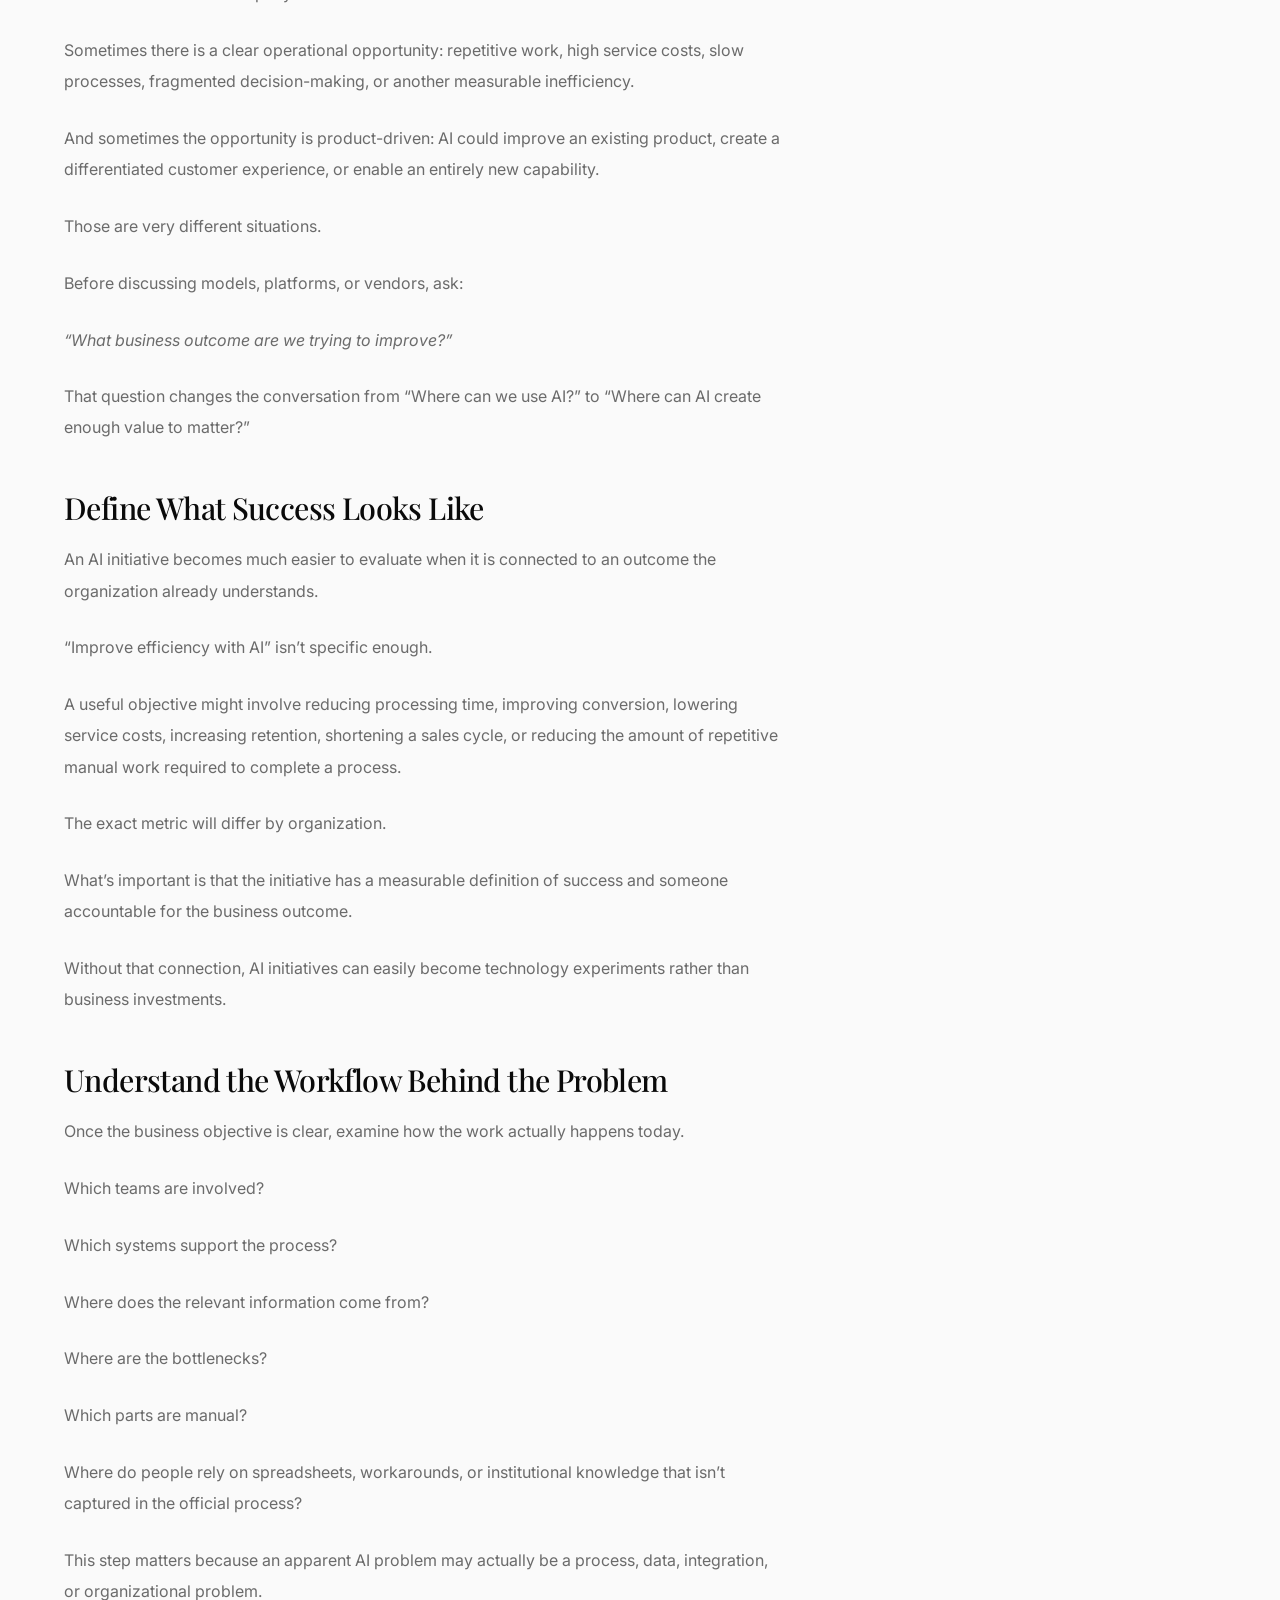
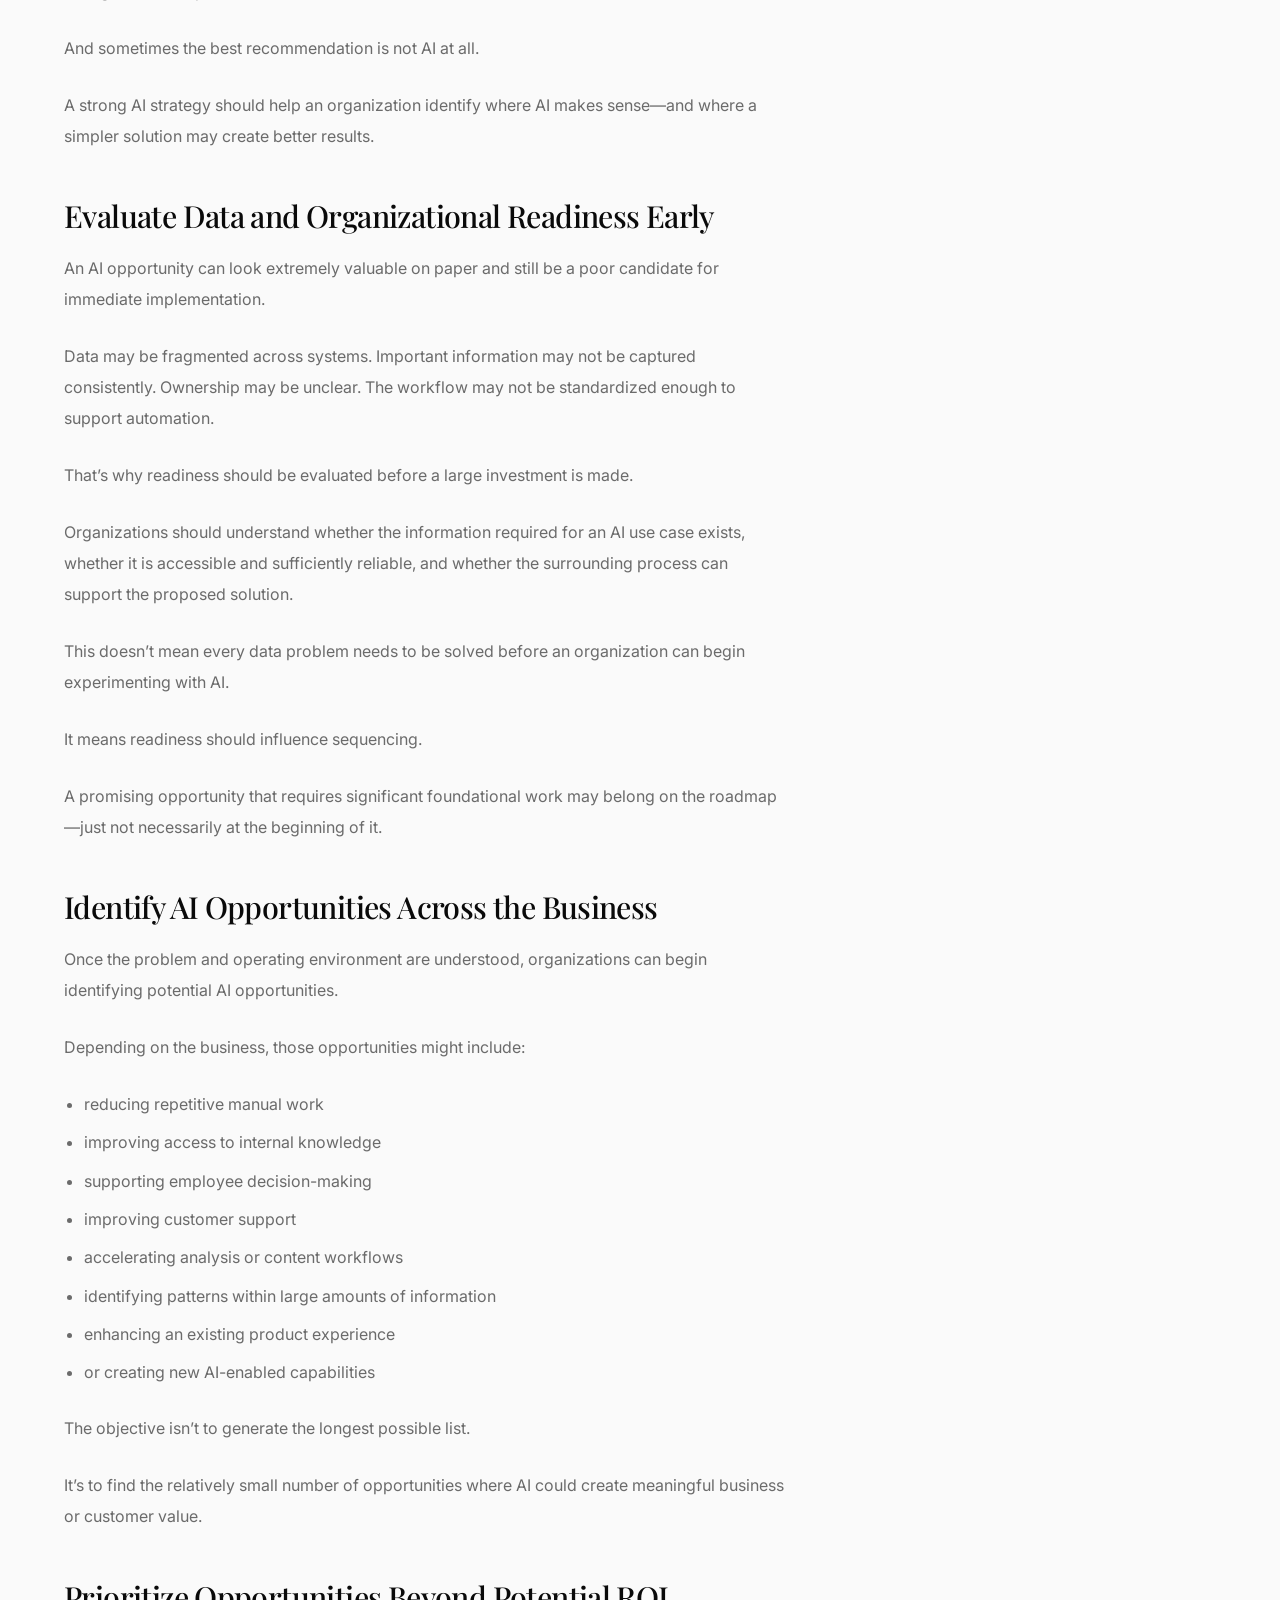
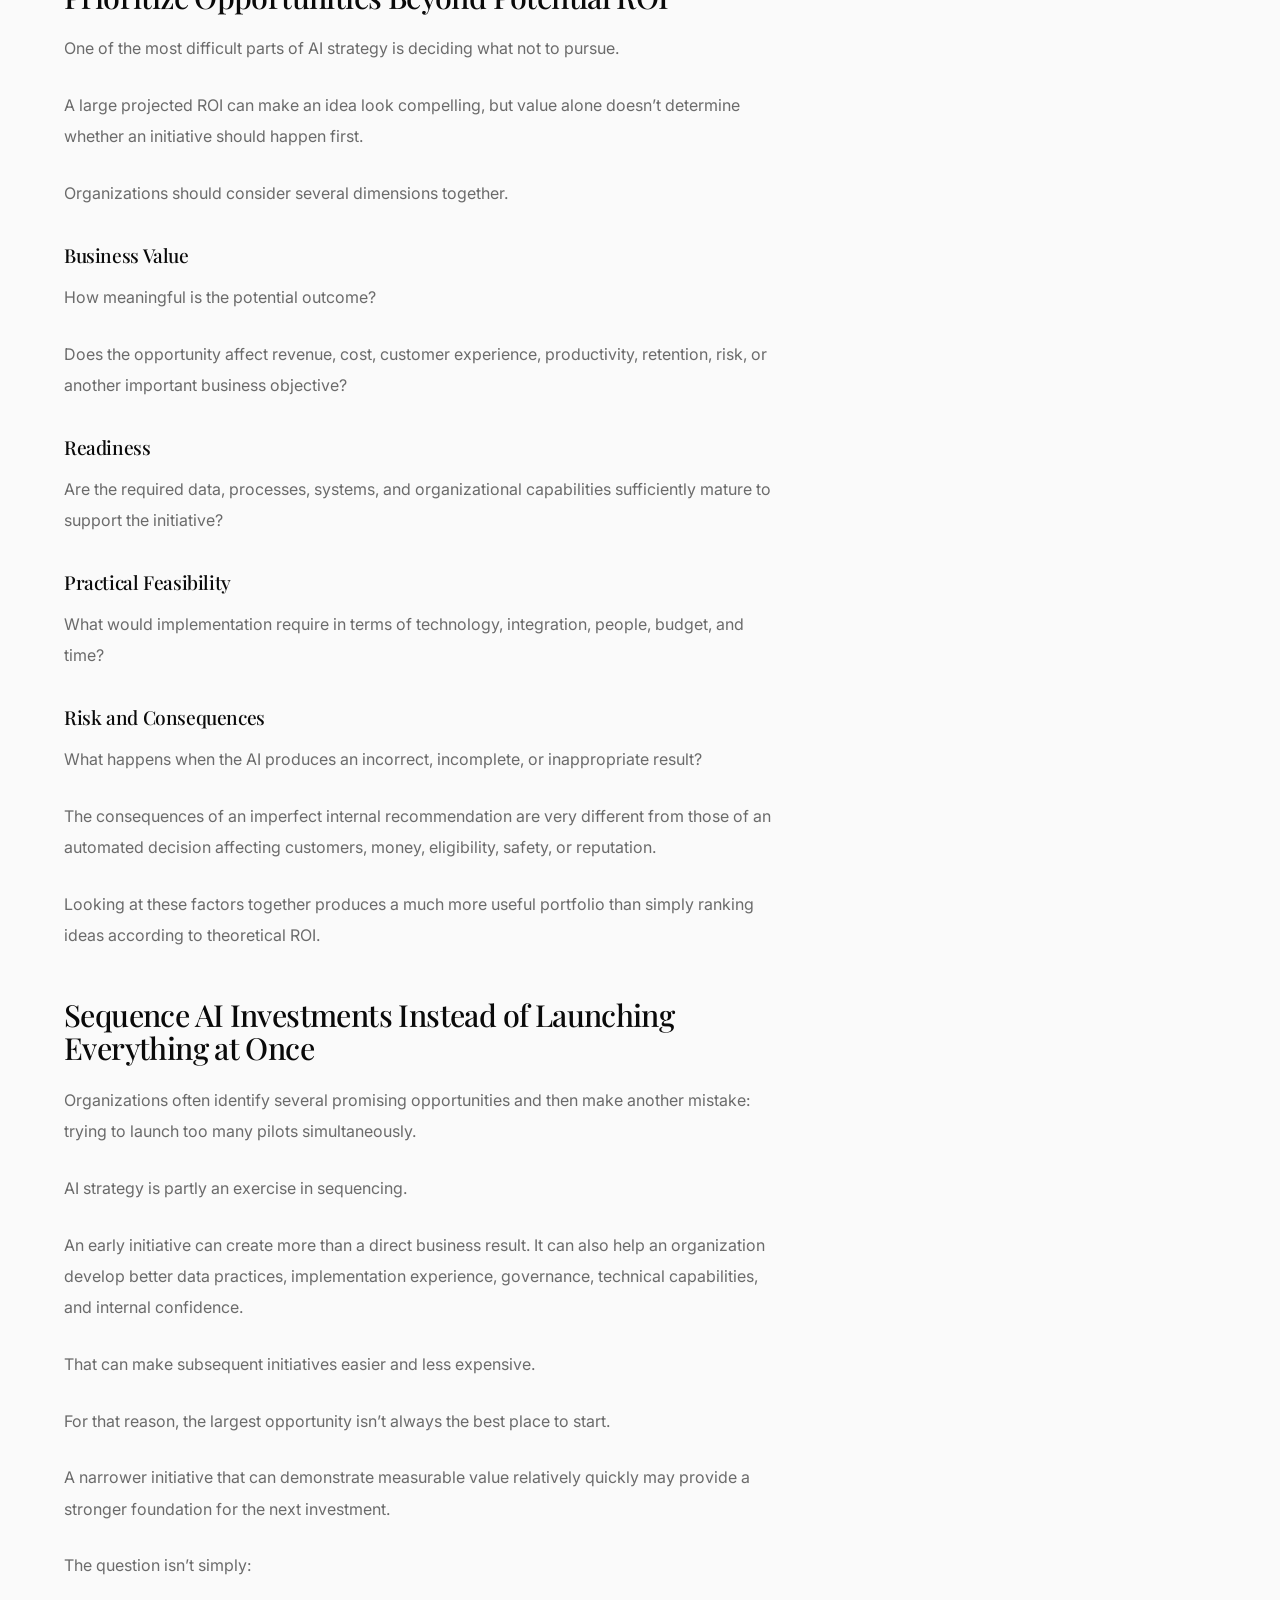
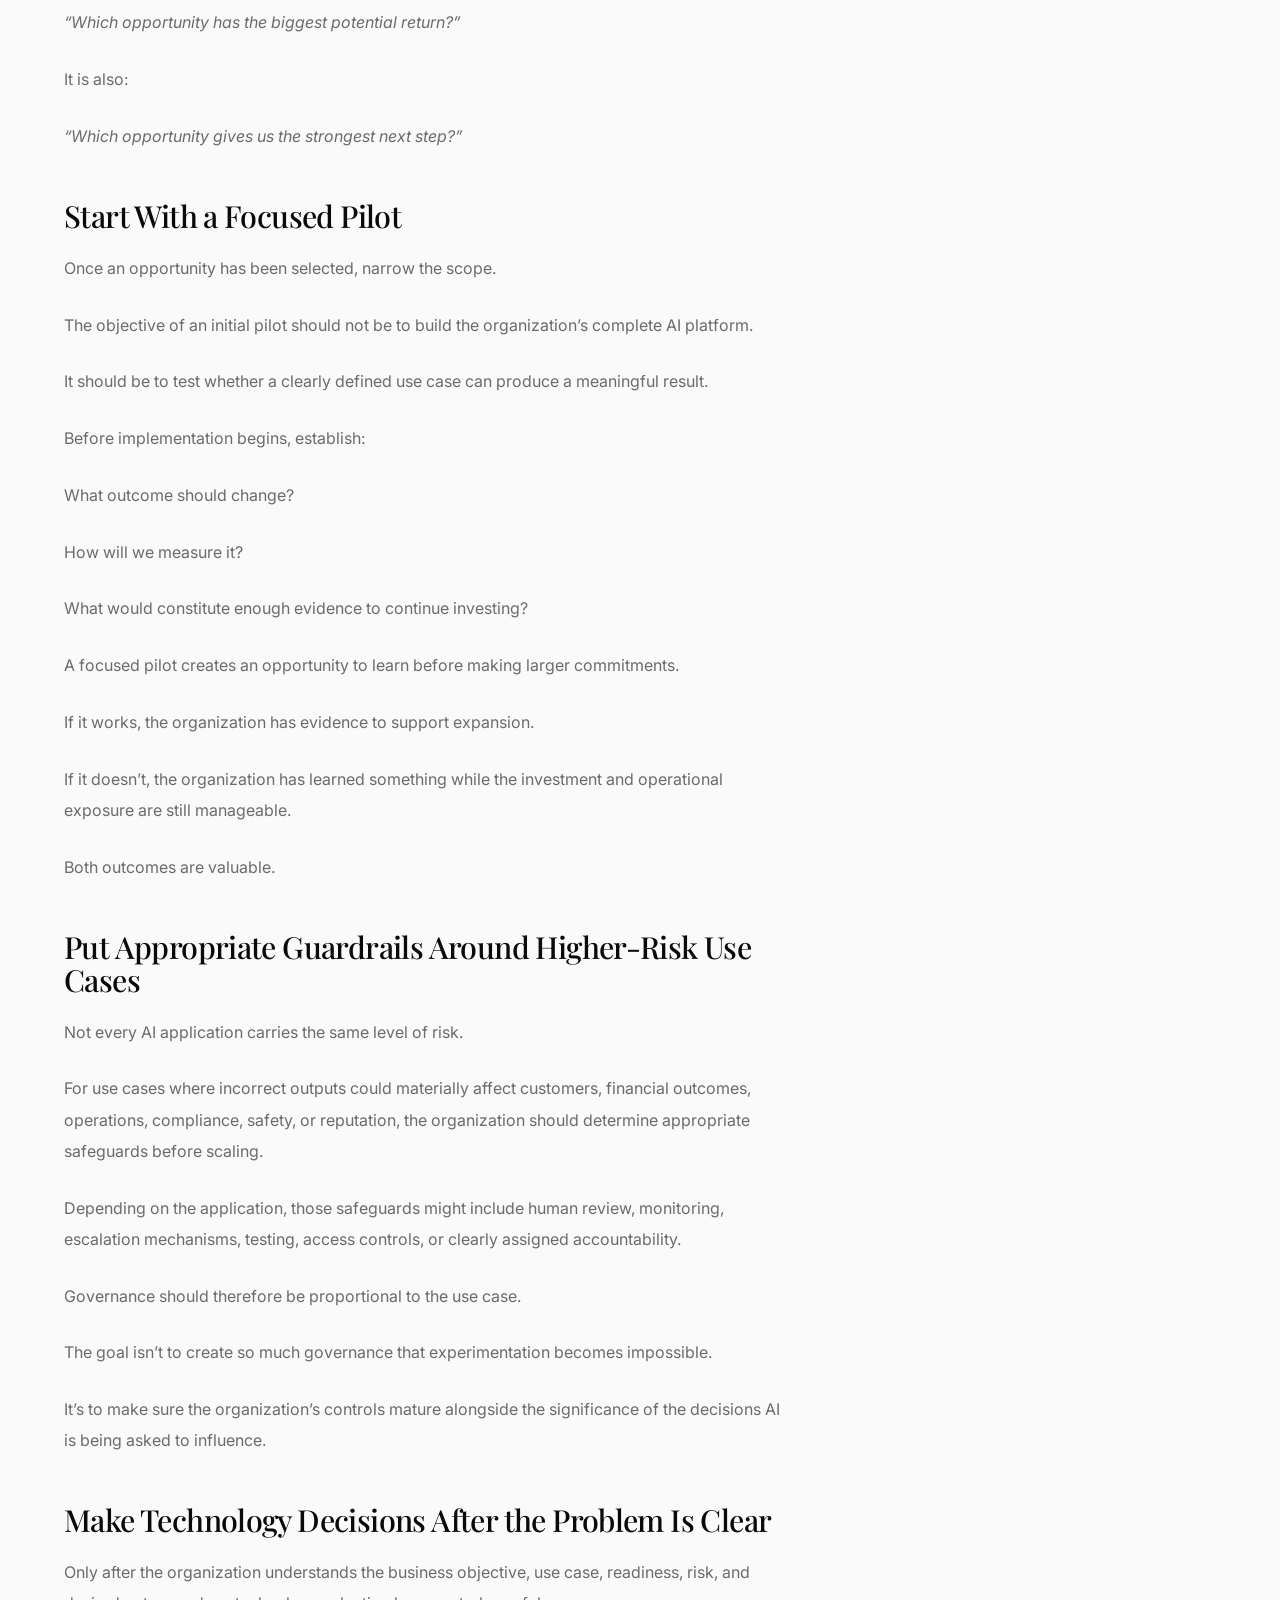
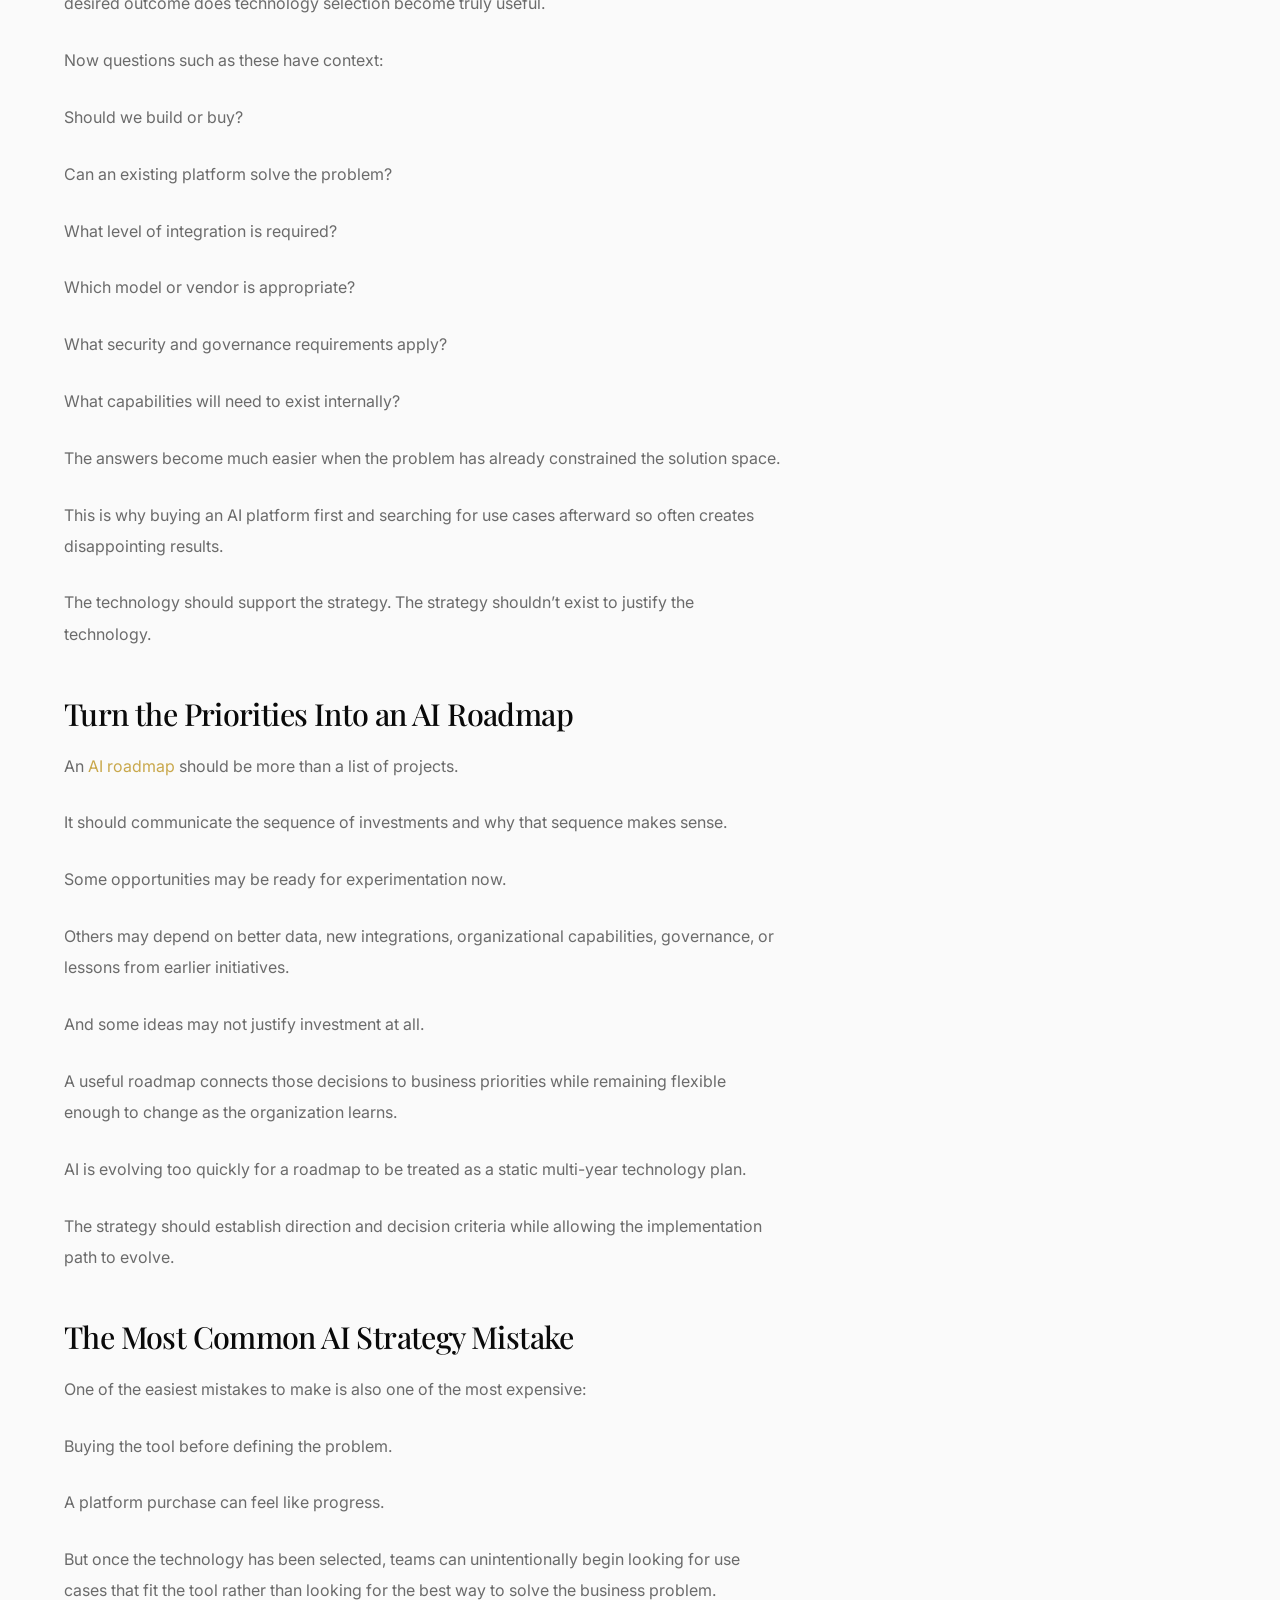
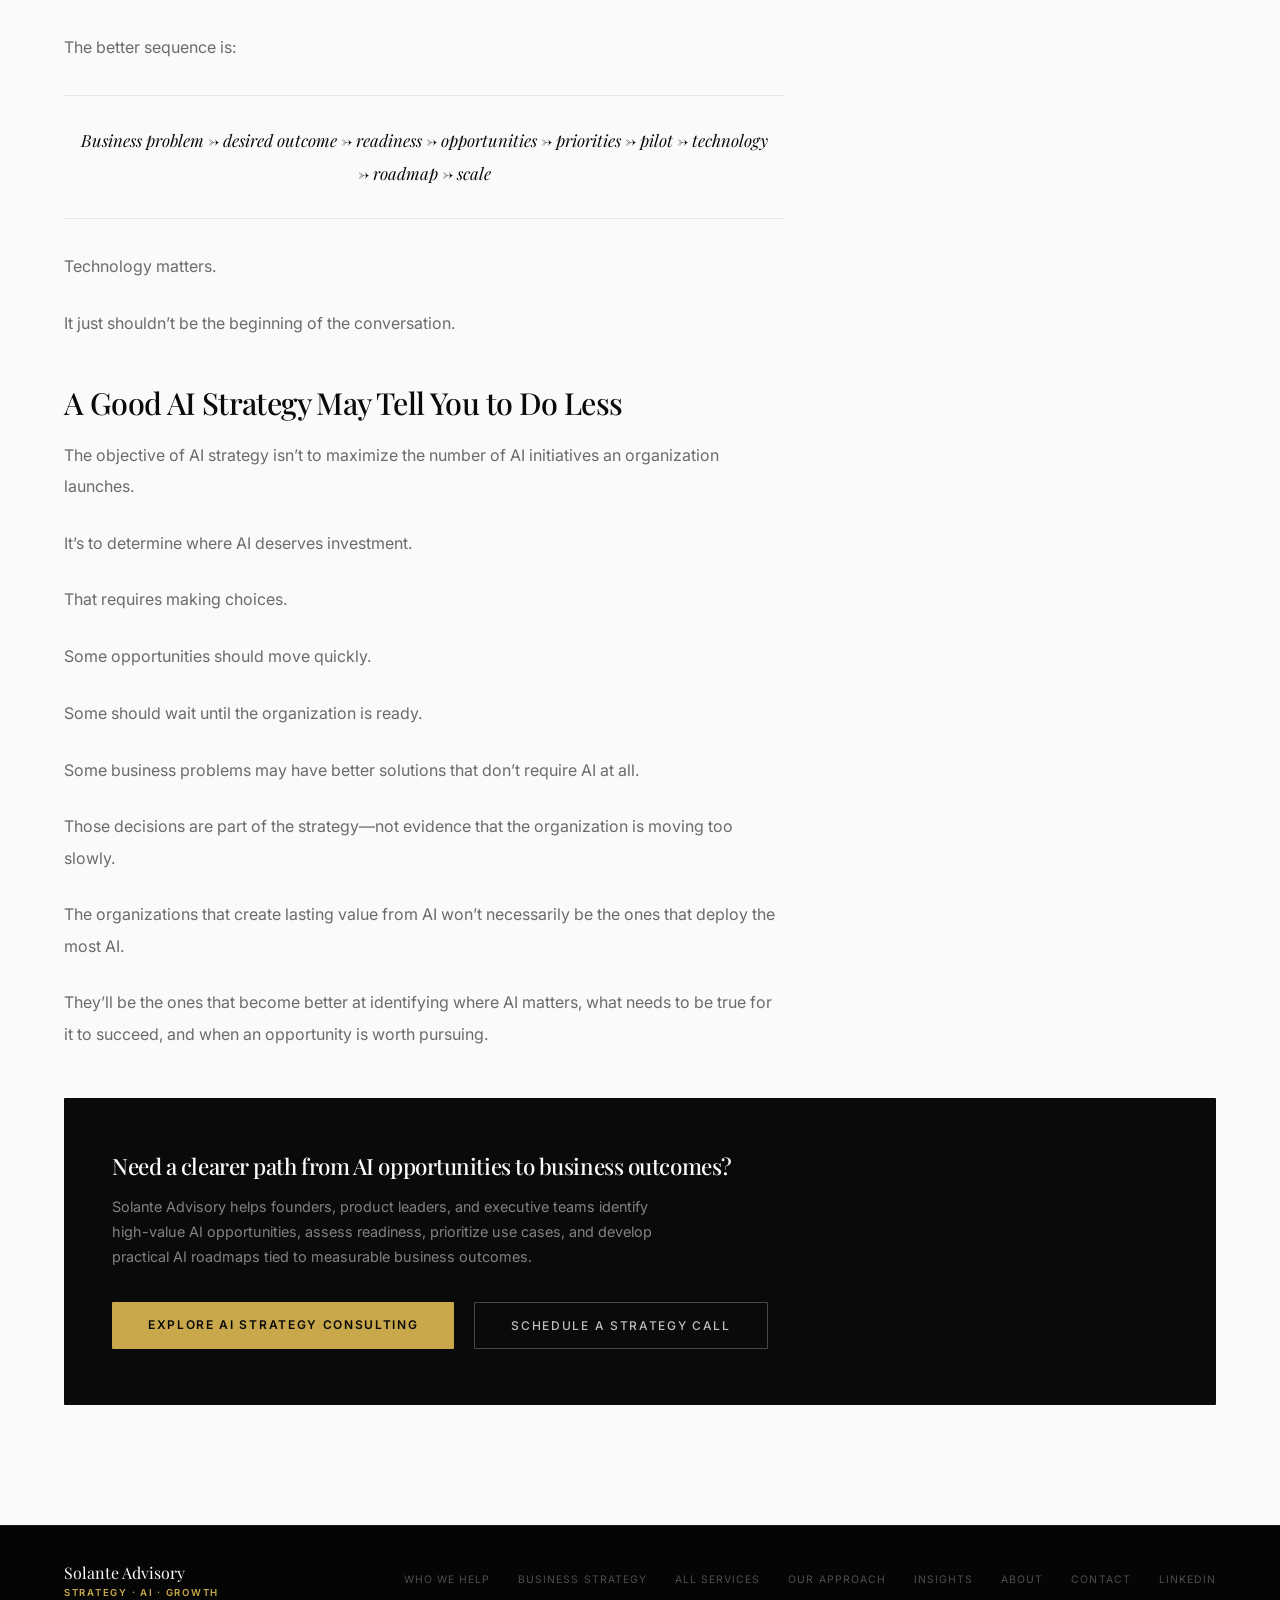
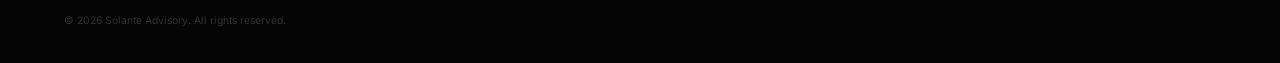
<file: insights/how-to-build-an-ai-strategy.html>
<!DOCTYPE html>

<html lang="en">
<head>
<!-- Google tag (gtag.js) -->
<script async="" src="https://www.googletagmanager.com/gtag/js?id=G-4NQ7SYV9KM"></script>
<script>
  window.dataLayer = window.dataLayer || [];
  function gtag(){dataLayer.push(arguments);}
  gtag('js', new Date());

  gtag('config', 'G-4NQ7SYV9KM');
</script>
<meta charset="utf-8"/>
<meta content="width=device-width, initial-scale=1.0" name="viewport"/>
<meta content="Learn how to build an AI strategy by identifying measurable business problems, assessing readiness, prioritizing AI opportunities, and developing a practical roadmap." name="description"/>
<link href="https://solanteadvisory.com/insights/how-to-build-an-ai-strategy" rel="canonical"/>
<title>How to Build an AI Strategy: From Problems to Roadmap | Solante</title>
<link href="https://fonts.googleapis.com" rel="preconnect"/>
<link crossorigin="" href="https://fonts.gstatic.com" rel="preconnect"/>
<link as="style" href="https://fonts.googleapis.com/css2?family=Playfair+Display:ital,wght@0,400;0,500;0,600;1,400;1,500&amp;family=Inter:wght@300;400;500;600&amp;display=swap" rel="preload"/>
<link href="https://fonts.googleapis.com/css2?family=Playfair+Display:ital,wght@0,400;0,500;0,600;1,400;1,500&amp;family=Inter:wght@300;400;500;600&amp;display=swap" media="print" onload="this.media='all'" rel="stylesheet"/>
<noscript><link href="https://fonts.googleapis.com/css2?family=Playfair+Display:ital,wght@0,400;0,500;0,600;1,400;1,500&amp;family=Inter:wght@300;400;500;600&amp;display=swap" rel="stylesheet"/></noscript>
<link href="/styles.css" rel="stylesheet"/>
<meta content="How to Build an AI Strategy: From Problems to Roadmap | Solante" property="og:title"/>
<meta content="Learn how to build an AI strategy by identifying measurable business problems, assessing readiness, prioritizing AI opportunities, and developing a practical roadmap." property="og:description"/>
<meta content="website" property="og:type"/>
<meta content="https://solanteadvisory.com/insights/how-to-build-an-ai-strategy" property="og:url"/>
<meta content="https://solanteadvisory.com/insights/ai-strategy-business-problems-to-roadmap.png" property="og:image"/>
<meta content="AI strategy journey from business challenge and strategic priorities to tailored AI solutions and business impact" property="og:image:alt"/>
<meta content="max-image-preview:large" name="robots"/>
<meta content="summary_large_image" name="twitter:card"/>
<meta content="https://solanteadvisory.com/insights/ai-strategy-business-problems-to-roadmap.png" name="twitter:image"/>
<script type="application/ld+json">
{
  "@context": "https://schema.org",
  "@type": "Article",
  "headline": "How to Build an AI Strategy: From Business Problems to a Prioritized Roadmap",
  "description": "A practical approach to identifying AI opportunities, assessing readiness, prioritizing investments, and building a roadmap tied to measurable business outcomes.",
  "image": [
    "https://solanteadvisory.com/insights/ai-strategy-business-problems-to-roadmap.png"
  ],
  "author": { "@id": "https://solanteadvisory.com/#margarita-morfin" },
  "publisher": { "@id": "https://solanteadvisory.com/#organization" },
  "mainEntityOfPage": {
    "@type": "WebPage",
    "@id": "https://solanteadvisory.com/insights/how-to-build-an-ai-strategy"
  },
  "url": "https://solanteadvisory.com/insights/how-to-build-an-ai-strategy"
}
</script>
</head>
<body>
<nav id="nav">
<div class="nav-logo">
<a aria-label="Solante Advisory — Home" class="nav-wordmark" href="/">
<img alt="" class="wm-mark" height="34" src="/logo-mark.png" width="34"/>
<span class="wm-text">
<span class="wm-main">Solante</span>
<span aria-hidden="true" class="wm-rule"></span>
<span class="wm-sub">Advisory</span>
</span>
</a>
</div>
<div class="nav-links" id="navLinks">
<a href="/who-we-help">Who We Help</a>
<div class="nav-item-dropdown">
<a href="/#services">Services</a>
<div class="dropdown-menu">
<a href="/services/business-strategy">Business Strategy &amp; Advisory</a>
<a href="/services/ai-strategy">AI Strategy</a>
<a href="/services/product-strategy">Product Strategy</a>
<a href="/services/growth-strategy">Product Growth Strategy</a>
<a href="/services/fractional-product-leadership">Fractional Product Leadership</a>
<a href="/services/enterprise-transformation">Enterprise Transformation</a>
</div>
</div>
<a href="/methodology">Our Approach</a>
<a href="/engagements">Engagements</a>
<a href="/insights">Insights</a>
<a href="/#about">About</a>
<a class="nav-cta" data-ga="strategy_call" href="/#contact">Strategy Call</a>
</div>
<button aria-controls="navLinks" aria-expanded="false" aria-label="Toggle menu" class="hamburger" onclick="toggleNav()" type="button">
<span></span><span></span><span></span>
</button>
</nav>
<article>
<header class="section" style="padding-bottom:0">
<div class="article-header reveal">
<div class="breadcrumb"><a href="/">Home</a> / <a href="/insights">Insights</a> / How to Build an AI Strategy</div>
<span class="ic-cat">AI Strategy</span>
<h1>How to Build an AI Strategy: From Business Problems to a Prioritized Roadmap</h1>
</div>
</header>
<section class="section" style="padding:2rem 5% 0">
<figure class="article-feature reveal">
<img alt="AI strategy journey from business challenge and strategic priorities to tailored AI solutions and business impact" height="941" src="/insights/ai-strategy-business-problems-to-roadmap.png" width="1672"/>
</figure>
</section>
<section class="section" style="padding-top:2.5rem">
<div class="article-body reveal">
<p><a data-ga="article_to_service" href="/services/ai-strategy" style="color:var(--gold)">AI strategy</a> shouldn’t start with tools.</p>
<p>It should start with a business problem, a measurable outcome, and a clear understanding of where AI can create meaningful value.</p>
<p>Yet many organizations reverse that sequence. Leadership decides the company needs to “do something with AI,” teams begin evaluating platforms and vendors, and only afterward does the organization start looking for problems the technology might solve.</p>
<p>The result can be expensive experimentation without a clear connection to business outcomes.</p>
<p>A stronger AI strategy works in the opposite direction: start with the business, identify where AI can make a meaningful difference, evaluate which opportunities are realistic, and then determine what technology is required.</p>
<p>Here is a practical way to think about that process.</p>
<h2>Start With the Business Problem, Not AI</h2>
<p>When an organization says, “We need an AI strategy,” it helps to understand what is actually driving that request.</p>
<p>Sometimes the motivation is competitive pressure. Leadership sees competitors investing in AI and doesn’t want the company to fall behind.</p>
<p>Sometimes there is a clear operational opportunity: repetitive work, high service costs, slow processes, fragmented decision-making, or another measurable inefficiency.</p>
<p>And sometimes the opportunity is product-driven: AI could improve an existing product, create a differentiated customer experience, or enable an entirely new capability.</p>
<p>Those are very different situations.</p>
<p>Before discussing models, platforms, or vendors, ask:</p>
<p><em>“What business outcome are we trying to improve?”</em></p>
<p>That question changes the conversation from “Where can we use AI?” to “Where can AI create enough value to matter?”</p>
<h2>Define What Success Looks Like</h2>
<p>An AI initiative becomes much easier to evaluate when it is connected to an outcome the organization already understands.</p>
<p>“Improve efficiency with AI” isn’t specific enough.</p>
<p>A useful objective might involve reducing processing time, improving conversion, lowering service costs, increasing retention, shortening a sales cycle, or reducing the amount of repetitive manual work required to complete a process.</p>
<p>The exact metric will differ by organization.</p>
<p>What’s important is that the initiative has a measurable definition of success and someone accountable for the business outcome.</p>
<p>Without that connection, AI initiatives can easily become technology experiments rather than business investments.</p>
<h2>Understand the Workflow Behind the Problem</h2>
<p>Once the business objective is clear, examine how the work actually happens today.</p>
<p>Which teams are involved?</p>
<p>Which systems support the process?</p>
<p>Where does the relevant information come from?</p>
<p>Where are the bottlenecks?</p>
<p>Which parts are manual?</p>
<p>Where do people rely on spreadsheets, workarounds, or institutional knowledge that isn’t captured in the official process?</p>
<p>This step matters because an apparent AI problem may actually be a process, data, integration, or organizational problem.</p>
<p>And sometimes the best recommendation is not AI at all.</p>
<p>A strong AI strategy should help an organization identify where AI makes sense—and where a simpler solution may create better results.</p>
<h2>Evaluate Data and Organizational Readiness Early</h2>
<p>An AI opportunity can look extremely valuable on paper and still be a poor candidate for immediate implementation.</p>
<p>Data may be fragmented across systems. Important information may not be captured consistently. Ownership may be unclear. The workflow may not be standardized enough to support automation.</p>
<p>That’s why readiness should be evaluated before a large investment is made.</p>
<p>Organizations should understand whether the information required for an AI use case exists, whether it is accessible and sufficiently reliable, and whether the surrounding process can support the proposed solution.</p>
<p>This doesn’t mean every data problem needs to be solved before an organization can begin experimenting with AI.</p>
<p>It means readiness should influence sequencing.</p>
<p>A promising opportunity that requires significant foundational work may belong on the roadmap—just not necessarily at the beginning of it.</p>
<h2>Identify AI Opportunities Across the Business</h2>
<p>Once the problem and operating environment are understood, organizations can begin identifying potential AI opportunities.</p>
<p>Depending on the business, those opportunities might include:</p>
<ul>
<li>reducing repetitive manual work</li>
<li>improving access to internal knowledge</li>
<li>supporting employee decision-making</li>
<li>improving customer support</li>
<li>accelerating analysis or content workflows</li>
<li>identifying patterns within large amounts of information</li>
<li>enhancing an existing product experience</li>
<li>or creating new AI-enabled capabilities</li>
</ul>
<p>The objective isn’t to generate the longest possible list.</p>
<p>It’s to find the relatively small number of opportunities where AI could create meaningful business or customer value.</p>
<h2>Prioritize Opportunities Beyond Potential ROI</h2>
<p>One of the most difficult parts of AI strategy is deciding what not to pursue.</p>
<p>A large projected ROI can make an idea look compelling, but value alone doesn’t determine whether an initiative should happen first.</p>
<p>Organizations should consider several dimensions together.</p>
<h3>Business Value</h3>
<p>How meaningful is the potential outcome?</p>
<p>Does the opportunity affect revenue, cost, customer experience, productivity, retention, risk, or another important business objective?</p>
<h3>Readiness</h3>
<p>Are the required data, processes, systems, and organizational capabilities sufficiently mature to support the initiative?</p>
<h3>Practical Feasibility</h3>
<p>What would implementation require in terms of technology, integration, people, budget, and time?</p>
<h3>Risk and Consequences</h3>
<p>What happens when the AI produces an incorrect, incomplete, or inappropriate result?</p>
<p>The consequences of an imperfect internal recommendation are very different from those of an automated decision affecting customers, money, eligibility, safety, or reputation.</p>
<p>Looking at these factors together produces a much more useful portfolio than simply ranking ideas according to theoretical ROI.</p>
<h2>Sequence AI Investments Instead of Launching Everything at Once</h2>
<p>Organizations often identify several promising opportunities and then make another mistake: trying to launch too many pilots simultaneously.</p>
<p>AI strategy is partly an exercise in sequencing.</p>
<p>An early initiative can create more than a direct business result. It can also help an organization develop better data practices, implementation experience, governance, technical capabilities, and internal confidence.</p>
<p>That can make subsequent initiatives easier and less expensive.</p>
<p>For that reason, the largest opportunity isn’t always the best place to start.</p>
<p>A narrower initiative that can demonstrate measurable value relatively quickly may provide a stronger foundation for the next investment.</p>
<p>The question isn’t simply:</p>
<p><em>“Which opportunity has the biggest potential return?”</em></p>
<p>It is also:</p>
<p><em>“Which opportunity gives us the strongest next step?”</em></p>
<h2>Start With a Focused Pilot</h2>
<p>Once an opportunity has been selected, narrow the scope.</p>
<p>The objective of an initial pilot should not be to build the organization’s complete AI platform.</p>
<p>It should be to test whether a clearly defined use case can produce a meaningful result.</p>
<p>Before implementation begins, establish:</p>
<p>What outcome should change?</p>
<p>How will we measure it?</p>
<p>What would constitute enough evidence to continue investing?</p>
<p>A focused pilot creates an opportunity to learn before making larger commitments.</p>
<p>If it works, the organization has evidence to support expansion.</p>
<p>If it doesn’t, the organization has learned something while the investment and operational exposure are still manageable.</p>
<p>Both outcomes are valuable.</p>
<h2>Put Appropriate Guardrails Around Higher-Risk Use Cases</h2>
<p>Not every AI application carries the same level of risk.</p>
<p>For use cases where incorrect outputs could materially affect customers, financial outcomes, operations, compliance, safety, or reputation, the organization should determine appropriate safeguards before scaling.</p>
<p>Depending on the application, those safeguards might include human review, monitoring, escalation mechanisms, testing, access controls, or clearly assigned accountability.</p>
<p>Governance should therefore be proportional to the use case.</p>
<p>The goal isn’t to create so much governance that experimentation becomes impossible.</p>
<p>It’s to make sure the organization’s controls mature alongside the significance of the decisions AI is being asked to influence.</p>
<h2>Make Technology Decisions After the Problem Is Clear</h2>
<p>Only after the organization understands the business objective, use case, readiness, risk, and desired outcome does technology selection become truly useful.</p>
<p>Now questions such as these have context:</p>
<p>Should we build or buy?</p>
<p>Can an existing platform solve the problem?</p>
<p>What level of integration is required?</p>
<p>Which model or vendor is appropriate?</p>
<p>What security and governance requirements apply?</p>
<p>What capabilities will need to exist internally?</p>
<p>The answers become much easier when the problem has already constrained the solution space.</p>
<p>This is why buying an AI platform first and searching for use cases afterward so often creates disappointing results.</p>
<p>The technology should support the strategy. The strategy shouldn’t exist to justify the technology.</p>
<h2>Turn the Priorities Into an AI Roadmap</h2>
<p>An <a href="/methodology" style="color:var(--gold)">AI roadmap</a> should be more than a list of projects.</p>
<p>It should communicate the sequence of investments and why that sequence makes sense.</p>
<p>Some opportunities may be ready for experimentation now.</p>
<p>Others may depend on better data, new integrations, organizational capabilities, governance, or lessons from earlier initiatives.</p>
<p>And some ideas may not justify investment at all.</p>
<p>A useful roadmap connects those decisions to business priorities while remaining flexible enough to change as the organization learns.</p>
<p>AI is evolving too quickly for a roadmap to be treated as a static multi-year technology plan.</p>
<p>The strategy should establish direction and decision criteria while allowing the implementation path to evolve.</p>
<h2>The Most Common AI Strategy Mistake</h2>
<p>One of the easiest mistakes to make is also one of the most expensive:</p>
<p>Buying the tool before defining the problem.</p>
<p>A platform purchase can feel like progress.</p>
<p>But once the technology has been selected, teams can unintentionally begin looking for use cases that fit the tool rather than looking for the best way to solve the business problem.</p>
<p>The better sequence is:</p>
<p style="font-family:var(--serif);font-style:italic;font-size:1.05rem;color:var(--black);text-align:center;padding:1.75rem 1rem;border-top:1px solid var(--gray-lt);border-bottom:1px solid var(--gray-lt);margin:2rem 0">Business problem → desired outcome → readiness → opportunities → priorities → pilot → technology → roadmap → scale</p>
<p>Technology matters.</p>
<p>It just shouldn’t be the beginning of the conversation.</p>
<h2>A Good AI Strategy May Tell You to Do Less</h2>
<p>The objective of AI strategy isn’t to maximize the number of AI initiatives an organization launches.</p>
<p>It’s to determine where AI deserves investment.</p>
<p>That requires making choices.</p>
<p>Some opportunities should move quickly.</p>
<p>Some should wait until the organization is ready.</p>
<p>Some business problems may have better solutions that don’t require AI at all.</p>
<p>Those decisions are part of the strategy—not evidence that the organization is moving too slowly.</p>
<p>The organizations that create lasting value from AI won’t necessarily be the ones that deploy the most AI.</p>
<p>They’ll be the ones that become better at identifying where AI matters, what needs to be true for it to succeed, and when an opportunity is worth pursuing.</p>
</div>
<div class="article-cta reveal">
<h3>Need a clearer path from AI opportunities to business outcomes?</h3>
<p>Solante Advisory helps founders, product leaders, and executive teams identify high-value AI opportunities, assess readiness, prioritize use cases, and develop practical AI roadmaps tied to measurable business outcomes.</p>
<div class="ac-actions">
<a class="btn-primary" data-ga="article_to_service article_cta" href="/services/ai-strategy">Explore AI Strategy Consulting</a>
<a class="btn-ghost-dark" data-ga="strategy_call article_cta" href="/#contact" style="border-color:rgba(250,250,250,.25);color:rgba(250,250,250,.75)">Schedule a Strategy Call</a>
</div>
</div>
</section>
</article>
<footer>
<div class="footer-brand">Solante Advisory<span>Strategy · AI · Growth</span></div>
<div class="footer-links"><a href="/who-we-help">Who We Help</a><a href="/services/business-strategy">Business Strategy</a><a href="/#services">All Services</a><a href="/methodology">Our Approach</a><a href="/insights">Insights</a><a href="/#about">About</a><a href="/#contact">Contact</a><a href="https://linkedin.com/company/solante-advisory" rel="noopener noreferrer" target="_blank">LinkedIn</a></div>
<div class="footer-copy">© 2026 Solante Advisory. All rights reserved.</div>
</footer>
<script src="/script.js"></script>
</body>
</html>
</file>
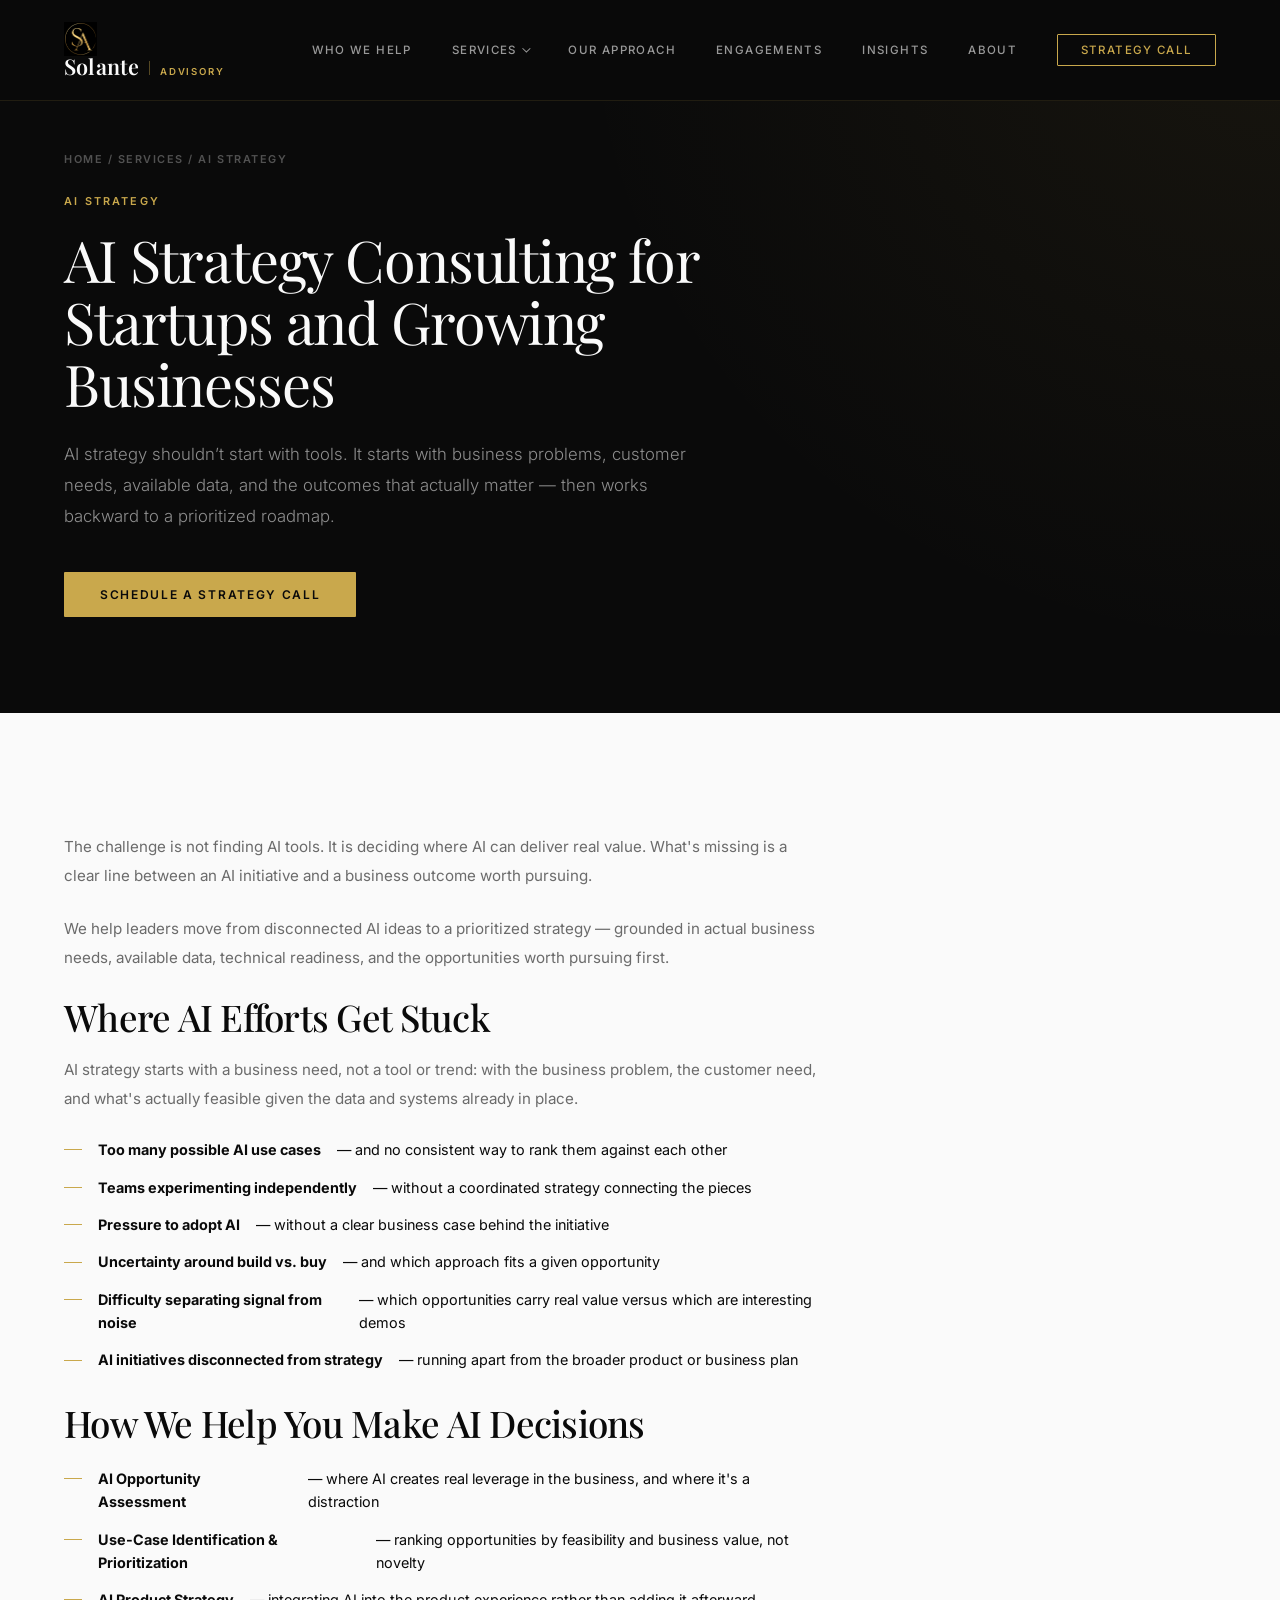
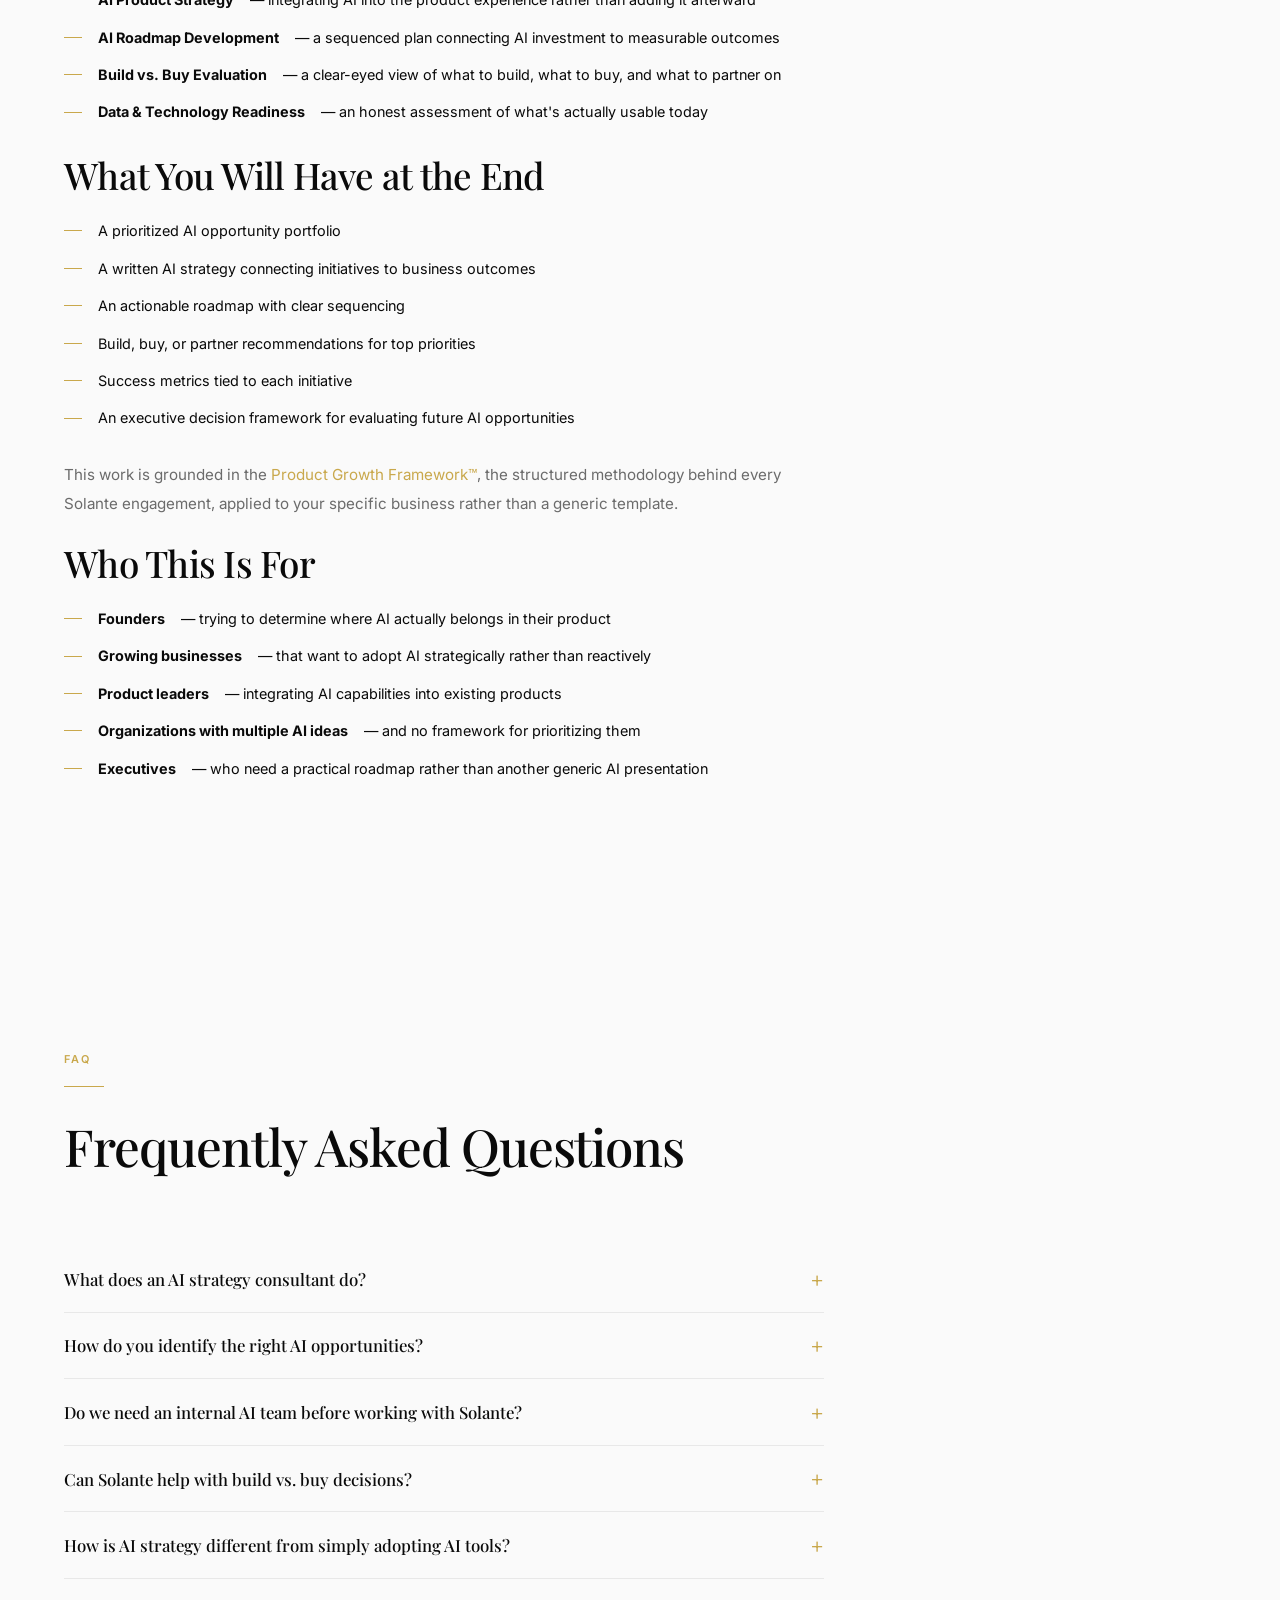
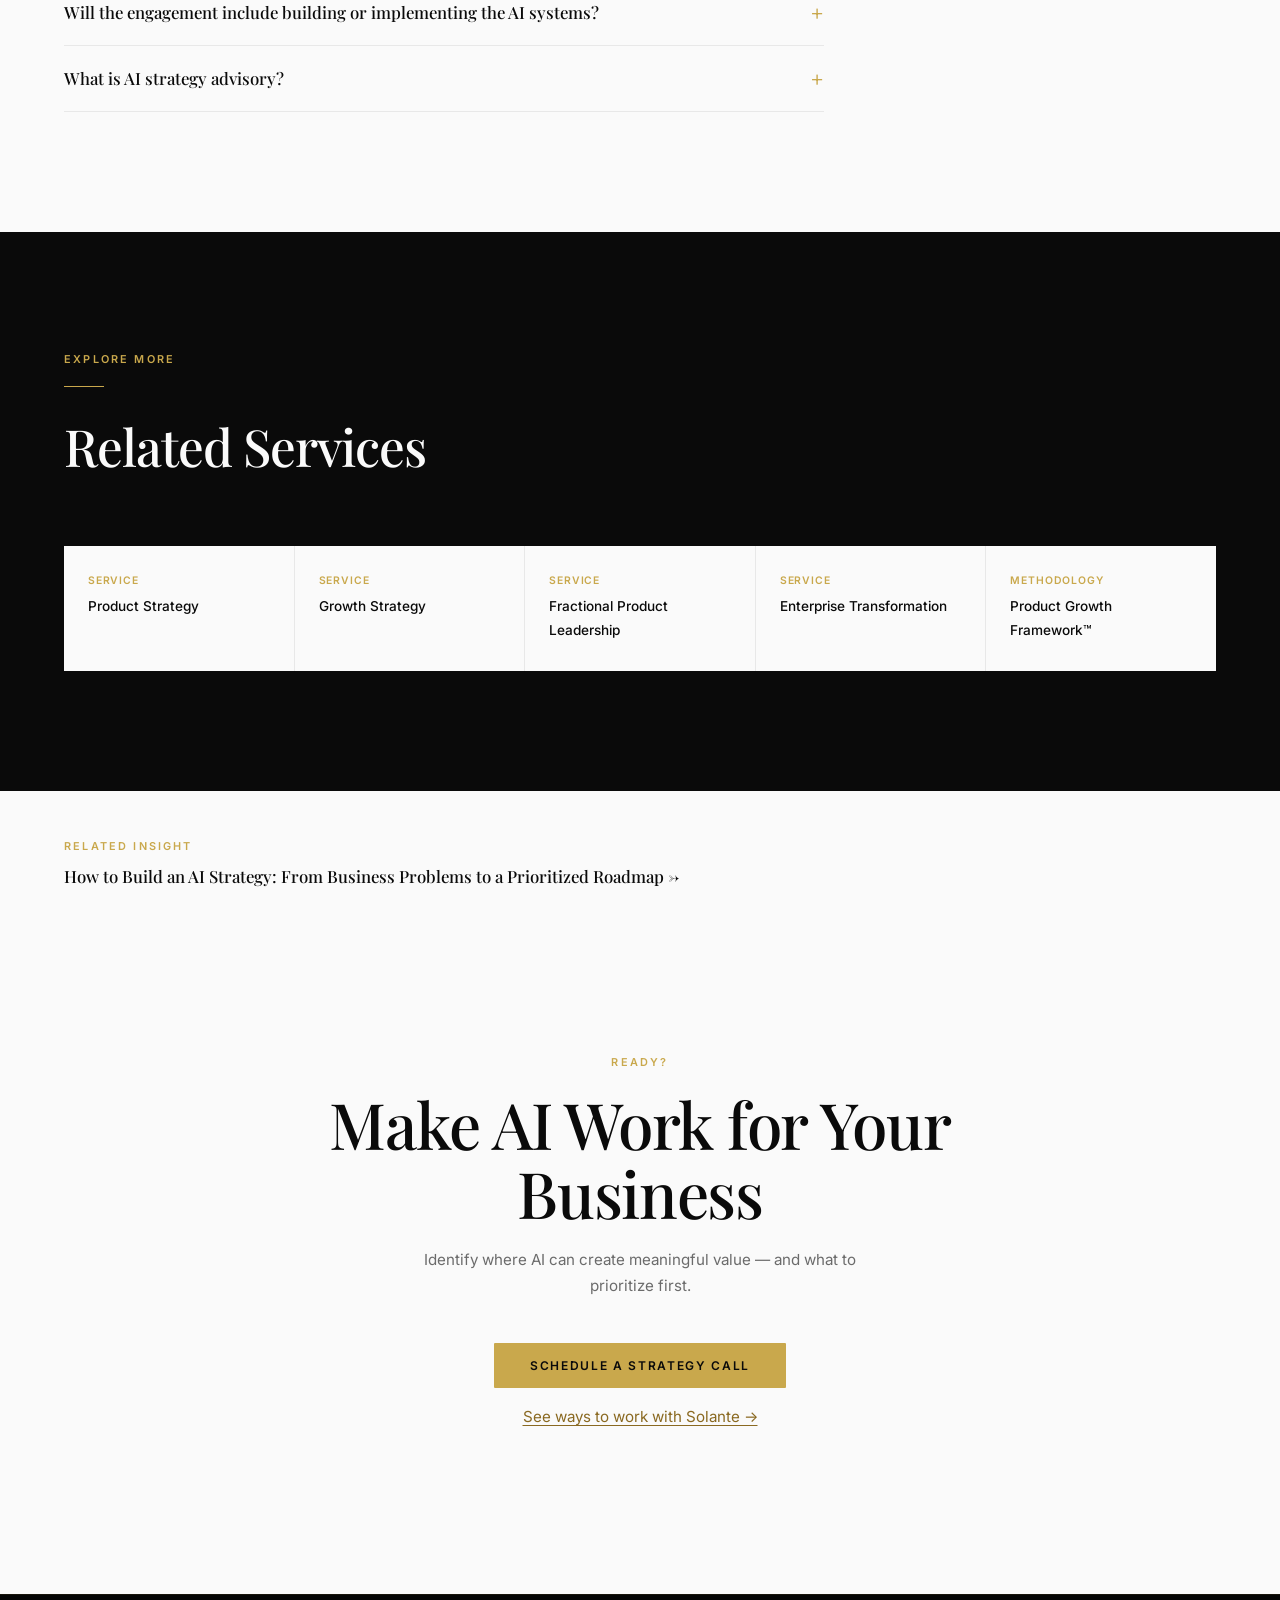
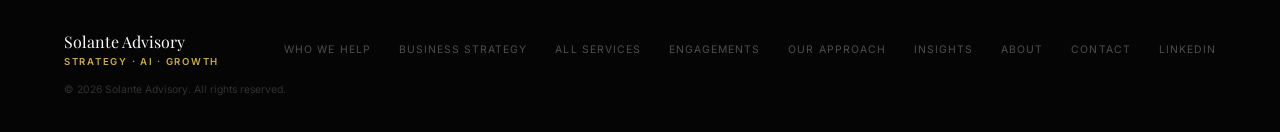
<file: services/ai-strategy.html>
<!DOCTYPE html>

<html lang="en">
<head>
<!-- Google tag (gtag.js) -->
<script async="" src="https://www.googletagmanager.com/gtag/js?id=G-4NQ7SYV9KM"></script>
<script>
  window.dataLayer = window.dataLayer || [];
  function gtag(){dataLayer.push(arguments);}
  gtag('js', new Date());

  gtag('config', 'G-4NQ7SYV9KM');
</script>
<meta charset="utf-8"/>
<meta content="width=device-width, initial-scale=1.0" name="viewport"/>



<link href="https://fonts.googleapis.com" rel="preconnect"/>
<link href="https://fonts.googleapis.com/css2?family=Playfair+Display:ital,wght@0,400;0,500;0,600;1,400;1,500&amp;family=Inter:wght@300;400;500;600&amp;display=swap" rel="stylesheet"/>
<link href="/styles.css" rel="stylesheet"/>




<script type="application/ld+json">
{
  "@context": "https://schema.org",
  "@type": "Service",
  "@id": "https://solanteadvisory.com/services/ai-strategy#service",
  "name": "AI Strategy Consulting",
  "url": "https://solanteadvisory.com/services/ai-strategy",
  "description": "AI strategy consulting for founders and growing businesses — identify high-value AI opportunities, prioritize use cases, and build a roadmap tied to measurable business outcomes.",
  "provider": { "@id": "https://solanteadvisory.com/#organization" }
}
</script>
<title>AI Strategy Consulting &amp; Adoption | Solante Advisory</title><meta content="Identify practical AI opportunities, evaluate business value and readiness, and build an actionable AI strategy aligned with your organization's goals." name="description"/><link href="https://solanteadvisory.com/services/ai-strategy" rel="canonical"/><meta content="AI Strategy Consulting &amp; Adoption | Solante Advisory" property="og:title"/><meta content="Identify practical AI opportunities, evaluate business value and readiness, and build an actionable AI strategy aligned with your organization's goals." property="og:description"/><meta content="website" property="og:type"/><meta content="https://solanteadvisory.com/services/ai-strategy" property="og:url"/></head>
<body>
<nav id="nav">
<div class="nav-logo">
<a aria-label="Solante Advisory — Home" class="nav-wordmark" href="/">
<img alt="" class="wm-mark" height="34" src="/logo-mark.png" width="34"/>
<span class="wm-text">
<span class="wm-main">Solante</span>
<span aria-hidden="true" class="wm-rule"></span>
<span class="wm-sub">Advisory</span>
</span>
</a>
</div>
<div class="nav-links" id="navLinks"><a href="/who-we-help">Who We Help</a><div class="nav-item-dropdown"><a aria-controls="services-dropdown" aria-expanded="false" aria-haspopup="true" href="/#services">Services</a><div class="dropdown-menu" id="services-dropdown"><span class="dropdown-heading">FOR BUSINESS OWNERS &amp; FOUNDERS</span><a href="/services/business-strategy">Small Business &amp; Founder Advisory</a><a href="/services/business-strategy#business-growth">Growth &amp; Expansion Support</a><span class="dropdown-heading dropdown-heading-second">FOR TECHNOLOGY &amp; ENTERPRISE TEAMS</span><a href="/services/product-strategy">Product Strategy</a><a href="/services/growth-strategy">Product Growth Strategy</a><a href="/services/ai-strategy">AI Strategy</a><a href="/services/fractional-product-leadership">Fractional Product Leadership</a><a href="/services/enterprise-transformation">Enterprise Transformation</a></div></div><a href="/methodology">Our Approach</a><a href="/engagements">Engagements</a><a href="/insights">Insights</a><a href="/#about">About</a><a class="nav-cta" data-ga="strategy_call" href="/#contact">Strategy Call</a></div>
<button aria-controls="navLinks" aria-expanded="false" aria-label="Toggle menu" class="hamburger" onclick="toggleNav()" type="button">
<span></span><span></span><span></span>
</button>
</nav>
<section class="page-hero">
<div class="page-hero-inner reveal">
<div class="breadcrumb"><a href="/">Home</a> / <a href="/#services">Services</a> / AI Strategy</div>
<span class="eyebrow">AI Strategy</span>
<h1>AI Strategy Consulting for Startups and Growing Businesses</h1>
<p>AI strategy shouldn’t start with tools. It starts with business problems, customer needs, available data, and the outcomes that actually matter — then works backward to a prioritized roadmap.</p>
<div class="hero-actions" style="margin-top:2.5rem;margin-bottom:0">
<a class="btn-primary" data-ga="strategy_call" href="/#contact">Schedule a Strategy Call</a>
</div>
</div>
</section>
<section class="section">
<div class="content-block reveal">
<p>The challenge is not finding AI tools. It is deciding where AI can deliver real value. What's missing is a clear line between an AI initiative and a business outcome worth pursuing.</p>
<p>We help leaders move from disconnected AI ideas to a prioritized strategy — grounded in actual business needs, available data, technical readiness, and the opportunities worth pursuing first.</p>
<h2>Where AI Efforts Get Stuck</h2>
<p>AI strategy starts with a business need, not a tool or trend: with the business problem, the customer need, and what's actually feasible given the data and systems already in place.</p>
<ul class="check-list">
<li><strong>Too many possible AI use cases</strong> — and no consistent way to rank them against each other</li>
<li><strong>Teams experimenting independently</strong> — without a coordinated strategy connecting the pieces</li>
<li><strong>Pressure to adopt AI</strong> — without a clear business case behind the initiative</li>
<li><strong>Uncertainty around build vs. buy</strong> — and which approach fits a given opportunity</li>
<li><strong>Difficulty separating signal from noise</strong> — which opportunities carry real value versus which are interesting demos</li>
<li><strong>AI initiatives disconnected from strategy</strong> — running apart from the broader product or business plan</li>
</ul>
<h2>How We Help You Make AI Decisions</h2>
<ul class="check-list">
<li><strong>AI Opportunity Assessment</strong> — where AI creates real leverage in the business, and where it's a distraction</li>
<li><strong>Use-Case Identification &amp; Prioritization</strong> — ranking opportunities by feasibility and business value, not novelty</li>
<li><strong>AI Product Strategy</strong> — integrating AI into the product experience rather than adding it afterward</li>
<li><strong>AI Roadmap Development</strong> — a sequenced plan connecting AI investment to measurable outcomes</li>
<li><strong>Build vs. Buy Evaluation</strong> — a clear-eyed view of what to build, what to buy, and what to partner on</li>
<li><strong>Data &amp; Technology Readiness</strong> — an honest assessment of what's actually usable today</li>
</ul>
<h2>What You Will Have at the End</h2>
<ul class="check-list">
<li>A prioritized AI opportunity portfolio</li>
<li>A written AI strategy connecting initiatives to business outcomes</li>
<li>An actionable roadmap with clear sequencing</li>
<li>Build, buy, or partner recommendations for top priorities</li>
<li>Success metrics tied to each initiative</li>
<li>An executive decision framework for evaluating future AI opportunities</li>
</ul>
<p>This work is grounded in the <a href="/methodology" style="color:var(--gold)">Product Growth Framework™</a>, the structured methodology behind every Solante engagement, applied to your specific business rather than a generic template.</p>
<h2>Who This Is For</h2>
<ul class="check-list">
<li><strong>Founders</strong> — trying to determine where AI actually belongs in their product</li>
<li><strong>Growing businesses</strong> — that want to adopt AI strategically rather than reactively</li>
<li><strong>Product leaders</strong> — integrating AI capabilities into existing products</li>
<li><strong>Organizations with multiple AI ideas</strong> — and no framework for prioritizing them</li>
<li><strong>Executives</strong> — who need a practical roadmap rather than another generic AI presentation</li>
</ul>
</div>
</section>
<section class="section">
<div class="section-header reveal">
<span class="eyebrow">FAQ</span>
<span class="gold-rule"></span>
<h2>Frequently Asked Questions</h2>
</div>
<div class="faq-block reveal">
<details class="faq-item"><summary>What does an AI strategy consultant do?</summary><p class="faq-answer">An AI strategy consultant helps identify where artificial intelligence can create real business value, prioritize among competing opportunities, and build a roadmap connecting AI investment to measurable outcomes — rather than starting with tools or trends.</p></details>
<details class="faq-item"><summary>How do you identify the right AI opportunities?</summary><p class="faq-answer">By starting with the business problem and customer need, not the technology. Opportunities are evaluated against feasibility, data readiness, and the value they'd create if executed well, then ranked accordingly.</p></details>
<details class="faq-item"><summary>Do we need an internal AI team before working with Solante?</summary><p class="faq-answer">No. Many clients engage Solante before they have any internal AI capability, specifically to determine what capability they need and in what sequence.</p></details>
<details class="faq-item"><summary>Can Solante help with build vs. buy decisions?</summary><p class="faq-answer">Yes. Build vs. buy evaluation is a core part of AI strategy work — matching the right approach to your resources, timeline, and the strategic importance of the capability.</p></details>
<details class="faq-item"><summary>How is AI strategy different from simply adopting AI tools?</summary><p class="faq-answer">Adopting tools without a strategy tends to produce disconnected pilots. AI strategy connects individual initiatives to a prioritized roadmap and measurable business outcomes, so the investment compounds rather than scatters.</p></details>
<details class="faq-item"><summary>Will the engagement include building or implementing the AI systems?</summary><p class="faq-answer">Solante's role is strategy, prioritization, and roadmap development, not software development. Recommendations are built to hand off cleanly to your internal team or technical partners.</p></details>
<details class="faq-item"><summary>What is AI strategy advisory?</summary><p class="faq-answer">AI strategy advisory helps business and product leaders determine where AI can create meaningful value, which opportunities deserve investment, and how those initiatives should fit into the broader product and business strategy. Solante focuses on the decisions that come before implementation: opportunity identification, prioritization, readiness, build-vs-buy decisions, roadmapping, and success metrics.</p></details>
</div>
</section>
<section class="section section-dark">
<div class="section-header reveal">
<span class="eyebrow">Explore More</span>
<span class="gold-rule"></span>
<h2>Related Services</h2>
</div>
<div class="related-grid">
<a class="related-card" href="/services/product-strategy"><span>Service</span><p>Product Strategy</p></a>
<a class="related-card" href="/services/growth-strategy"><span>Service</span><p>Growth Strategy</p></a>
<a class="related-card" href="/services/fractional-product-leadership"><span>Service</span><p>Fractional Product Leadership</p></a>
<a class="related-card" href="/services/enterprise-transformation"><span>Service</span><p>Enterprise Transformation</p></a>
<a class="related-card" href="/methodology"><span>Methodology</span><p>Product Growth Framework™</p></a>
</div>
</section>
<section class="section" style="padding:3rem 5%">
<div class="reveal" style="max-width:760px">
<span class="eyebrow" style="margin-bottom:.75rem">Related Insight</span>
<a class="related-insight-link" href="/insights/how-to-build-an-ai-strategy">How to Build an AI Strategy: From Business Problems to a Prioritized Roadmap →</a>
</div>
</section>
<section class="cta-strip">
<div class="reveal">
<span class="eyebrow" style="text-align:center;display:block">Ready?</span>
<h2>Make AI Work for Your Business</h2>
<p>Identify where AI can create meaningful value — and what to prioritize first.</p>
<a class="btn-primary" data-ga="strategy_call" href="/#contact">Schedule a Strategy Call</a>
</div>
<p class="engagement-service-link"><a href="/engagements">See ways to work with Solante →</a></p></section>
<footer>
<div class="footer-brand">Solante Advisory<span>Strategy · AI · Growth</span></div>
<div class="footer-links"><a href="/who-we-help">Who We Help</a><a href="/services/business-strategy">Business Strategy</a><a href="/#services">All Services</a><a href="/engagements">Engagements</a><a href="/methodology">Our Approach</a><a href="/insights">Insights</a><a href="/#about">About</a><a href="/#contact">Contact</a><a href="https://linkedin.com/company/solante-advisory" rel="noopener noreferrer" target="_blank">LinkedIn</a></div>
<div class="footer-copy">© 2026 Solante Advisory. All rights reserved.</div>
</footer>
<script src="/script.js"></script>
</body>
</html>
</file>
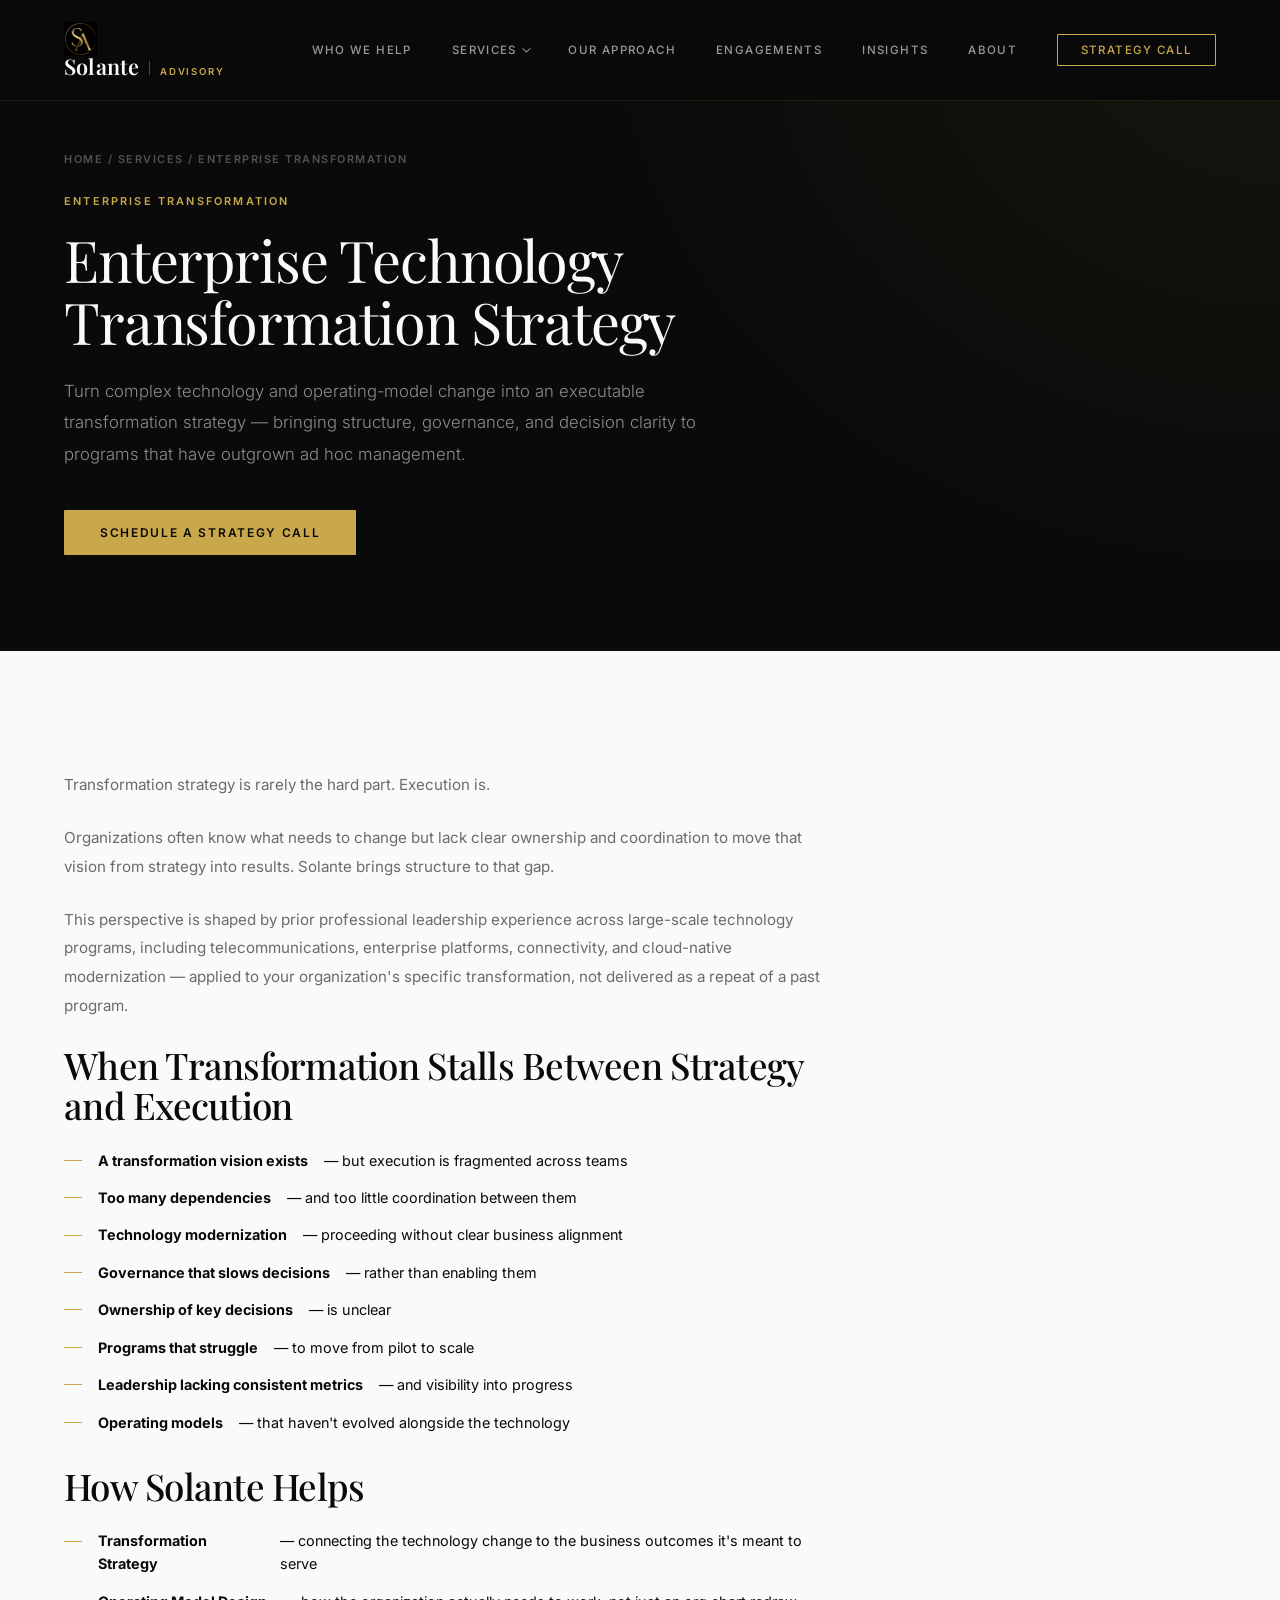
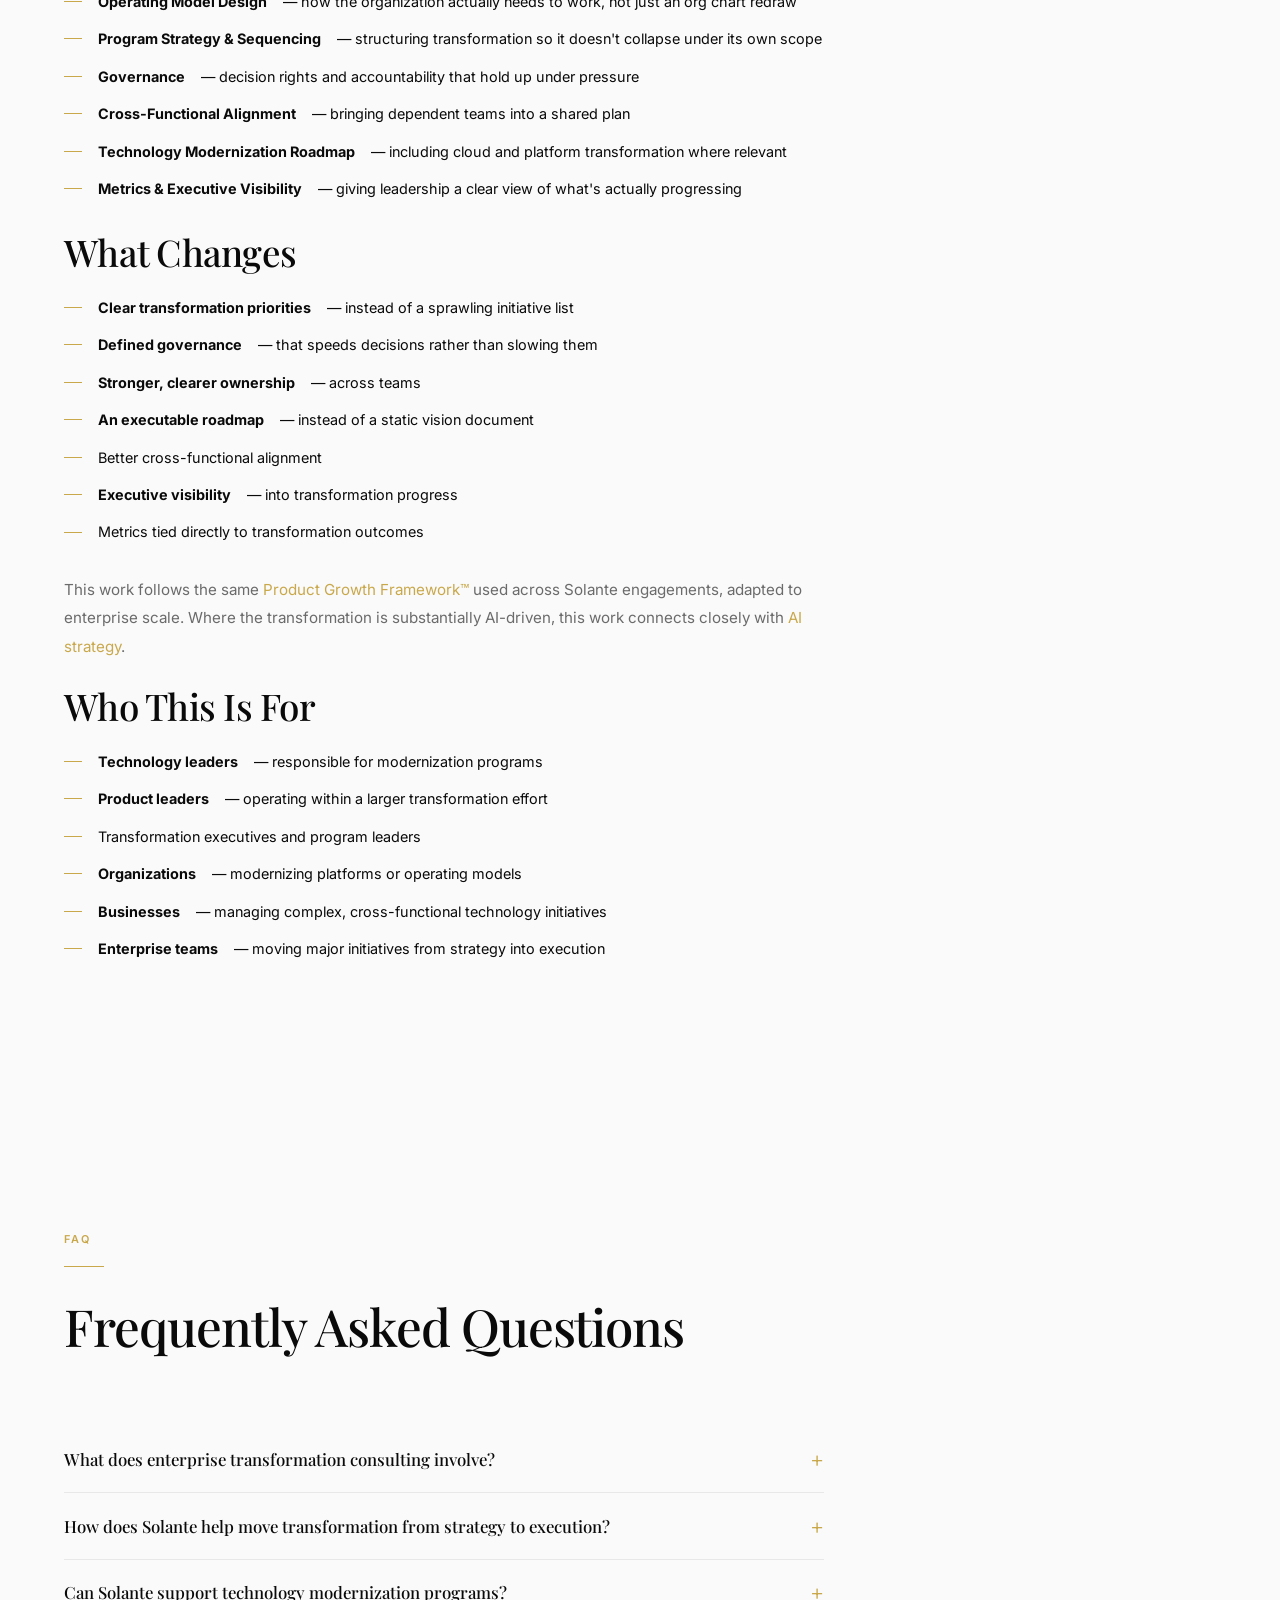
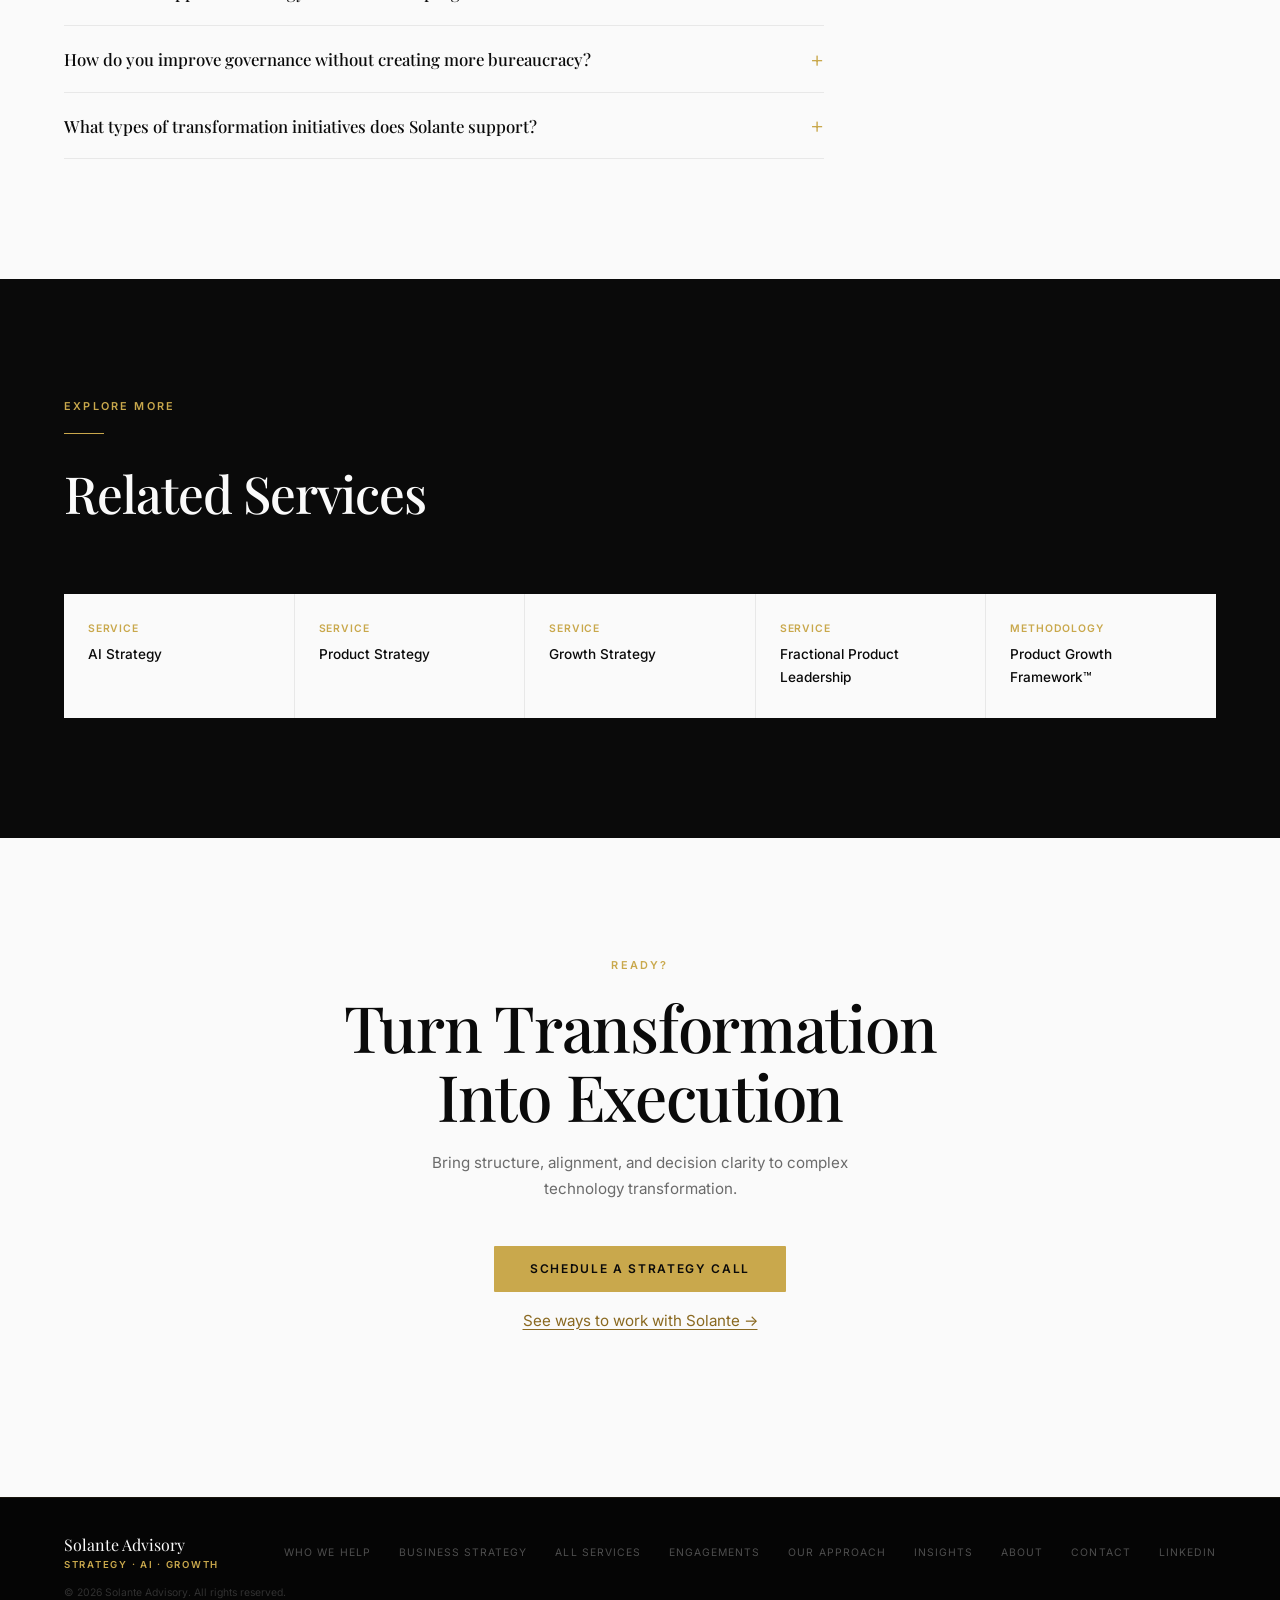
<file: services/enterprise-transformation.html>
<!DOCTYPE html>

<html lang="en">
<head>
<!-- Google tag (gtag.js) -->
<script async="" src="https://www.googletagmanager.com/gtag/js?id=G-4NQ7SYV9KM"></script>
<script>
  window.dataLayer = window.dataLayer || [];
  function gtag(){dataLayer.push(arguments);}
  gtag('js', new Date());

  gtag('config', 'G-4NQ7SYV9KM');
</script>
<meta charset="utf-8"/>
<meta content="width=device-width, initial-scale=1.0" name="viewport"/>



<link href="https://fonts.googleapis.com" rel="preconnect"/>
<link href="https://fonts.googleapis.com/css2?family=Playfair+Display:ital,wght@0,400;0,500;0,600;1,400;1,500&amp;family=Inter:wght@300;400;500;600&amp;display=swap" rel="stylesheet"/>
<link href="/styles.css" rel="stylesheet"/>




<script type="application/ld+json">
{
  "@context": "https://schema.org",
  "@type": "Service",
  "@id": "https://solanteadvisory.com/services/enterprise-transformation#service",
  "name": "Enterprise Technology Transformation Strategy",
  "url": "https://solanteadvisory.com/services/enterprise-transformation",
  "description": "Enterprise technology transformation strategy for complex modernization initiatives — align operating models, governance, priorities, and execution.",
  "provider": { "@id": "https://solanteadvisory.com/#organization" }
}
</script>
<title>Enterprise Transformation Consulting | Solante</title><meta content="Navigate complex business and technology transformation with strategic roadmaps, stakeholder alignment, execution priorities, and practical governance." name="description"/><link href="https://solanteadvisory.com/services/enterprise-transformation" rel="canonical"/><meta content="Enterprise Transformation Consulting | Solante" property="og:title"/><meta content="Navigate complex business and technology transformation with strategic roadmaps, stakeholder alignment, execution priorities, and practical governance." property="og:description"/><meta content="website" property="og:type"/><meta content="https://solanteadvisory.com/services/enterprise-transformation" property="og:url"/></head>
<body>
<nav id="nav">
<div class="nav-logo">
<a aria-label="Solante Advisory — Home" class="nav-wordmark" href="/">
<img alt="" class="wm-mark" height="34" src="/logo-mark.png" width="34"/>
<span class="wm-text">
<span class="wm-main">Solante</span>
<span aria-hidden="true" class="wm-rule"></span>
<span class="wm-sub">Advisory</span>
</span>
</a>
</div>
<div class="nav-links" id="navLinks"><a href="/who-we-help">Who We Help</a><div class="nav-item-dropdown"><a aria-controls="services-dropdown" aria-expanded="false" aria-haspopup="true" href="/#services">Services</a><div class="dropdown-menu" id="services-dropdown"><span class="dropdown-heading">FOR BUSINESS OWNERS &amp; FOUNDERS</span><a href="/services/business-strategy">Small Business &amp; Founder Advisory</a><a href="/services/business-strategy#business-growth">Growth &amp; Expansion Support</a><span class="dropdown-heading dropdown-heading-second">FOR TECHNOLOGY &amp; ENTERPRISE TEAMS</span><a href="/services/product-strategy">Product Strategy</a><a href="/services/growth-strategy">Product Growth Strategy</a><a href="/services/ai-strategy">AI Strategy</a><a href="/services/fractional-product-leadership">Fractional Product Leadership</a><a href="/services/enterprise-transformation">Enterprise Transformation</a></div></div><a href="/methodology">Our Approach</a><a href="/engagements">Engagements</a><a href="/insights">Insights</a><a href="/#about">About</a><a class="nav-cta" data-ga="strategy_call" href="/#contact">Strategy Call</a></div>
<button aria-controls="navLinks" aria-expanded="false" aria-label="Toggle menu" class="hamburger" onclick="toggleNav()" type="button">
<span></span><span></span><span></span>
</button>
</nav>
<section class="page-hero">
<div class="page-hero-inner reveal">
<div class="breadcrumb"><a href="/">Home</a> / <a href="/#services">Services</a> / Enterprise Transformation</div>
<span class="eyebrow">Enterprise Transformation</span>
<h1>Enterprise Technology Transformation Strategy</h1>
<p>Turn complex technology and operating-model change into an executable transformation strategy — bringing structure, governance, and decision clarity to programs that have outgrown ad hoc management.</p>
<div class="hero-actions" style="margin-top:2.5rem;margin-bottom:0">
<a class="btn-primary" data-ga="strategy_call" href="/#contact">Schedule a Strategy Call</a>
</div>
</div>
</section>
<section class="section">
<div class="content-block reveal">
<p>Transformation strategy is rarely the hard part. Execution is.</p>
<p>Organizations often know what needs to change but lack clear ownership and coordination to move that vision from strategy into results. Solante brings structure to that gap.</p>
<p>This perspective is shaped by prior professional leadership experience across large-scale technology programs, including telecommunications, enterprise platforms, connectivity, and cloud-native modernization — applied to your organization's specific transformation, not delivered as a repeat of a past program.</p>
<h2>When Transformation Stalls Between Strategy and Execution</h2>
<ul class="check-list">
<li><strong>A transformation vision exists</strong> — but execution is fragmented across teams</li>
<li><strong>Too many dependencies</strong> — and too little coordination between them</li>
<li><strong>Technology modernization</strong> — proceeding without clear business alignment</li>
<li><strong>Governance that slows decisions</strong> — rather than enabling them</li>
<li><strong>Ownership of key decisions</strong> — is unclear</li>
<li><strong>Programs that struggle</strong> — to move from pilot to scale</li>
<li><strong>Leadership lacking consistent metrics</strong> — and visibility into progress</li>
<li><strong>Operating models</strong> — that haven't evolved alongside the technology</li>
</ul>
<h2>How Solante Helps</h2>
<ul class="check-list">
<li><strong>Transformation Strategy</strong> — connecting the technology change to the business outcomes it's meant to serve</li>
<li><strong>Operating Model Design</strong> — how the organization actually needs to work, not just an org chart redraw</li>
<li><strong>Program Strategy &amp; Sequencing</strong> — structuring transformation so it doesn't collapse under its own scope</li>
<li><strong>Governance</strong> — decision rights and accountability that hold up under pressure</li>
<li><strong>Cross-Functional Alignment</strong> — bringing dependent teams into a shared plan</li>
<li><strong>Technology Modernization Roadmap</strong> — including cloud and platform transformation where relevant</li>
<li><strong>Metrics &amp; Executive Visibility</strong> — giving leadership a clear view of what's actually progressing</li>
</ul>
<h2>What Changes</h2>
<ul class="check-list">
<li><strong>Clear transformation priorities</strong> — instead of a sprawling initiative list</li>
<li><strong>Defined governance</strong> — that speeds decisions rather than slowing them</li>
<li><strong>Stronger, clearer ownership</strong> — across teams</li>
<li><strong>An executable roadmap</strong> — instead of a static vision document</li>
<li>Better cross-functional alignment</li>
<li><strong>Executive visibility</strong> — into transformation progress</li>
<li>Metrics tied directly to transformation outcomes</li>
</ul>
<p>This work follows the same <a href="/methodology" style="color:var(--gold)">Product Growth Framework™</a> used across Solante engagements, adapted to enterprise scale. Where the transformation is substantially AI-driven, this work connects closely with <a href="/services/ai-strategy" style="color:var(--gold)">AI strategy</a>.</p>
<h2>Who This Is For</h2>
<ul class="check-list">
<li><strong>Technology leaders</strong> — responsible for modernization programs</li>
<li><strong>Product leaders</strong> — operating within a larger transformation effort</li>
<li>Transformation executives and program leaders</li>
<li><strong>Organizations</strong> — modernizing platforms or operating models</li>
<li><strong>Businesses</strong> — managing complex, cross-functional technology initiatives</li>
<li><strong>Enterprise teams</strong> — moving major initiatives from strategy into execution</li>
</ul>
</div>
</section>
<section class="section">
<div class="section-header reveal">
<span class="eyebrow">FAQ</span>
<span class="gold-rule"></span>
<h2>Frequently Asked Questions</h2>
</div>
<div class="faq-block reveal">
<details class="faq-item"><summary>What does enterprise transformation consulting involve?</summary><p class="faq-answer">It involves bringing structure to complex technology or operating-model change — transformation strategy, governance, program sequencing, and execution planning — so initiatives move from vision to measurable results.</p></details>
<details class="faq-item"><summary>How does Solante help move transformation from strategy to execution?</summary><p class="faq-answer">By addressing the specific points where transformation typically stalls: unclear governance, fragmented ownership, and a lack of sequencing between dependent workstreams.</p></details>
<details class="faq-item"><summary>Can Solante support technology modernization programs?</summary><p class="faq-answer">Yes, including cloud and platform modernization, where the technology change is evaluated alongside the operating model and business alignment needed to make it succeed.</p></details>
<details class="faq-item"><summary>How do you improve governance without creating more bureaucracy?</summary><p class="faq-answer">By focusing governance on decision rights and accountability rather than approval layers — clarifying who owns which decisions so governance speeds execution instead of slowing it.</p></details>
<details class="faq-item"><summary>What types of transformation initiatives does Solante support?</summary><p class="faq-answer">Technology modernization, platform and cloud transformation, operating-model redesign, and cross-functional programs where execution has outpaced the organization's current structure.</p></details>
</div>
</section>
<section class="section section-dark">
<div class="section-header reveal">
<span class="eyebrow">Explore More</span>
<span class="gold-rule"></span>
<h2>Related Services</h2>
</div>
<div class="related-grid">
<a class="related-card" href="/services/ai-strategy"><span>Service</span><p>AI Strategy</p></a>
<a class="related-card" href="/services/product-strategy"><span>Service</span><p>Product Strategy</p></a>
<a class="related-card" href="/services/growth-strategy"><span>Service</span><p>Growth Strategy</p></a>
<a class="related-card" href="/services/fractional-product-leadership"><span>Service</span><p>Fractional Product Leadership</p></a>
<a class="related-card" href="/methodology"><span>Methodology</span><p>Product Growth Framework™</p></a>
</div>
</section>
<section class="cta-strip">
<div class="reveal">
<span class="eyebrow" style="text-align:center;display:block">Ready?</span>
<h2>Turn Transformation Into Execution</h2>
<p>Bring structure, alignment, and decision clarity to complex technology transformation.</p>
<a class="btn-primary" data-ga="strategy_call" href="/#contact">Schedule a Strategy Call</a>
</div>
<p class="engagement-service-link"><a href="/engagements">See ways to work with Solante →</a></p></section>
<footer>
<div class="footer-brand">Solante Advisory<span>Strategy · AI · Growth</span></div>
<div class="footer-links"><a href="/who-we-help">Who We Help</a><a href="/services/business-strategy">Business Strategy</a><a href="/#services">All Services</a><a href="/engagements">Engagements</a><a href="/methodology">Our Approach</a><a href="/insights">Insights</a><a href="/#about">About</a><a href="/#contact">Contact</a><a href="https://linkedin.com/company/solante-advisory" rel="noopener noreferrer" target="_blank">LinkedIn</a></div>
<div class="footer-copy">© 2026 Solante Advisory. All rights reserved.</div>
</footer>
<script src="/script.js"></script>
</body>
</html>
</file>
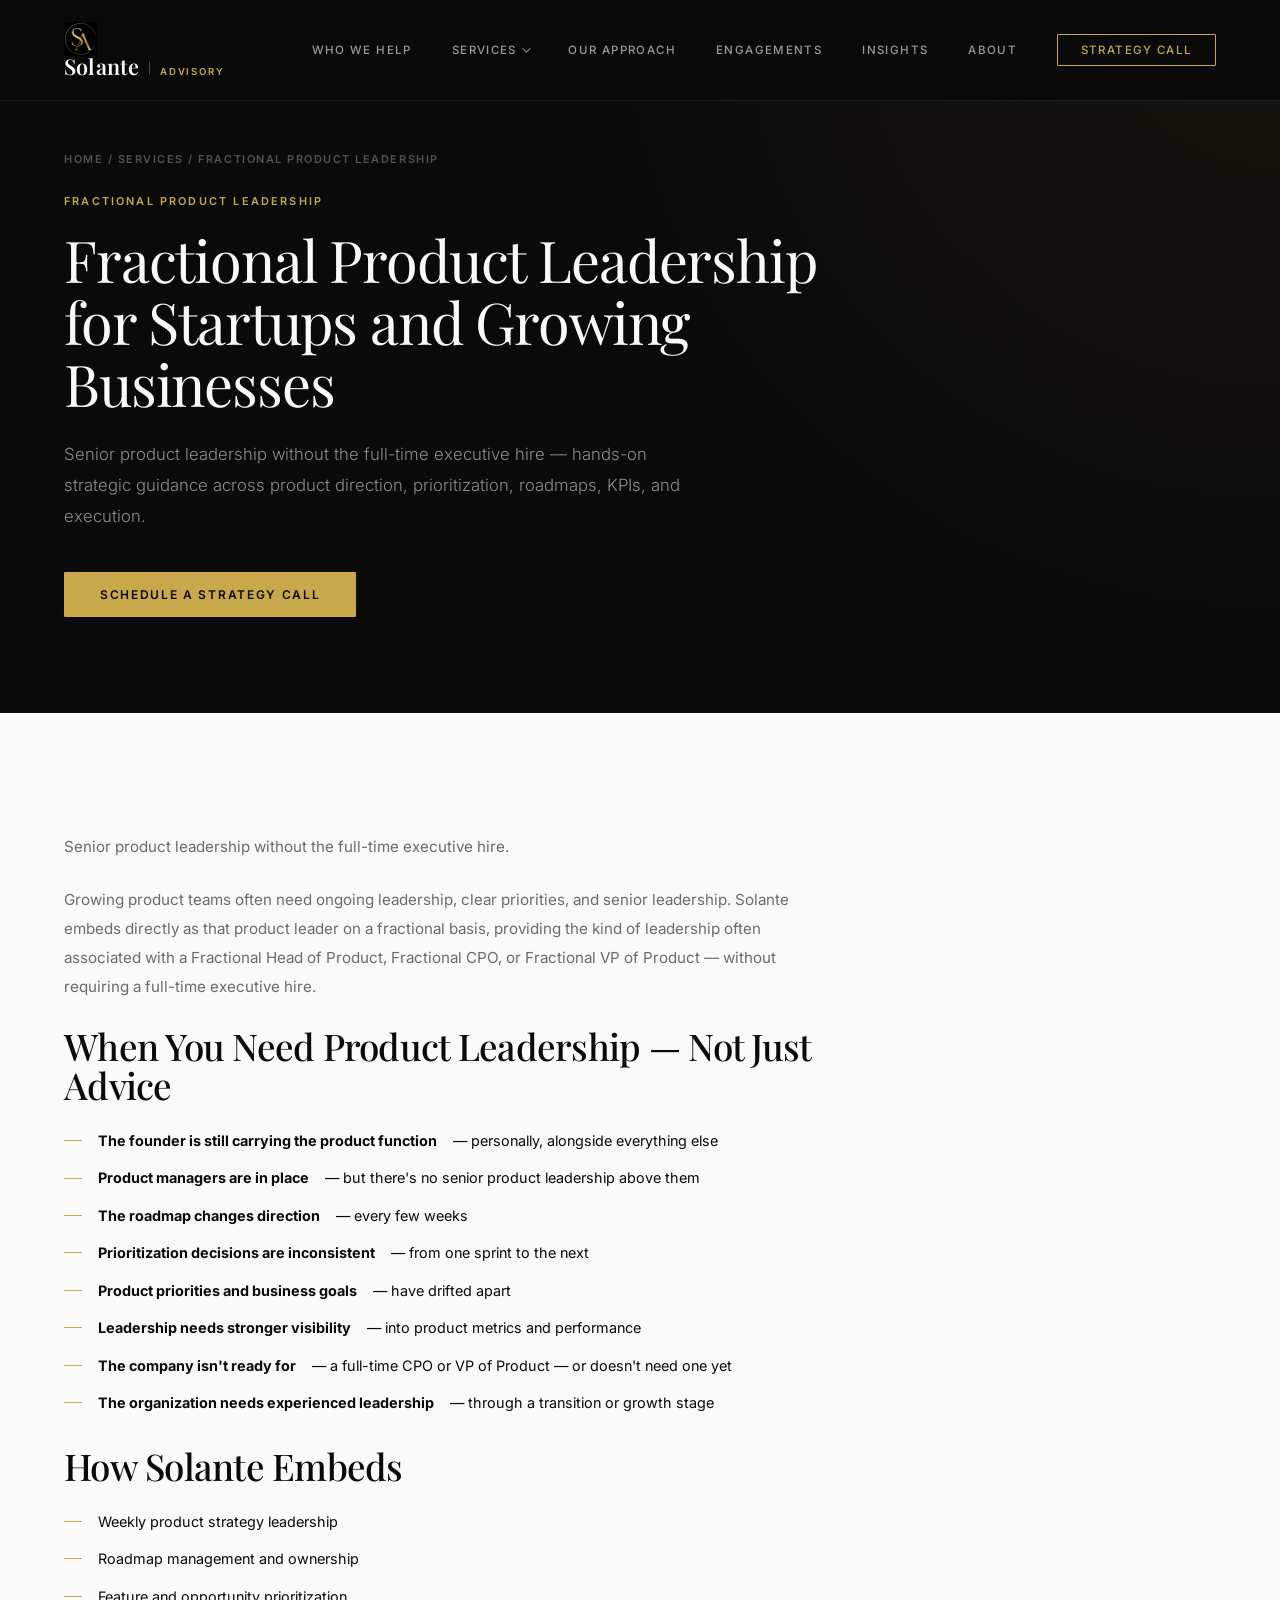
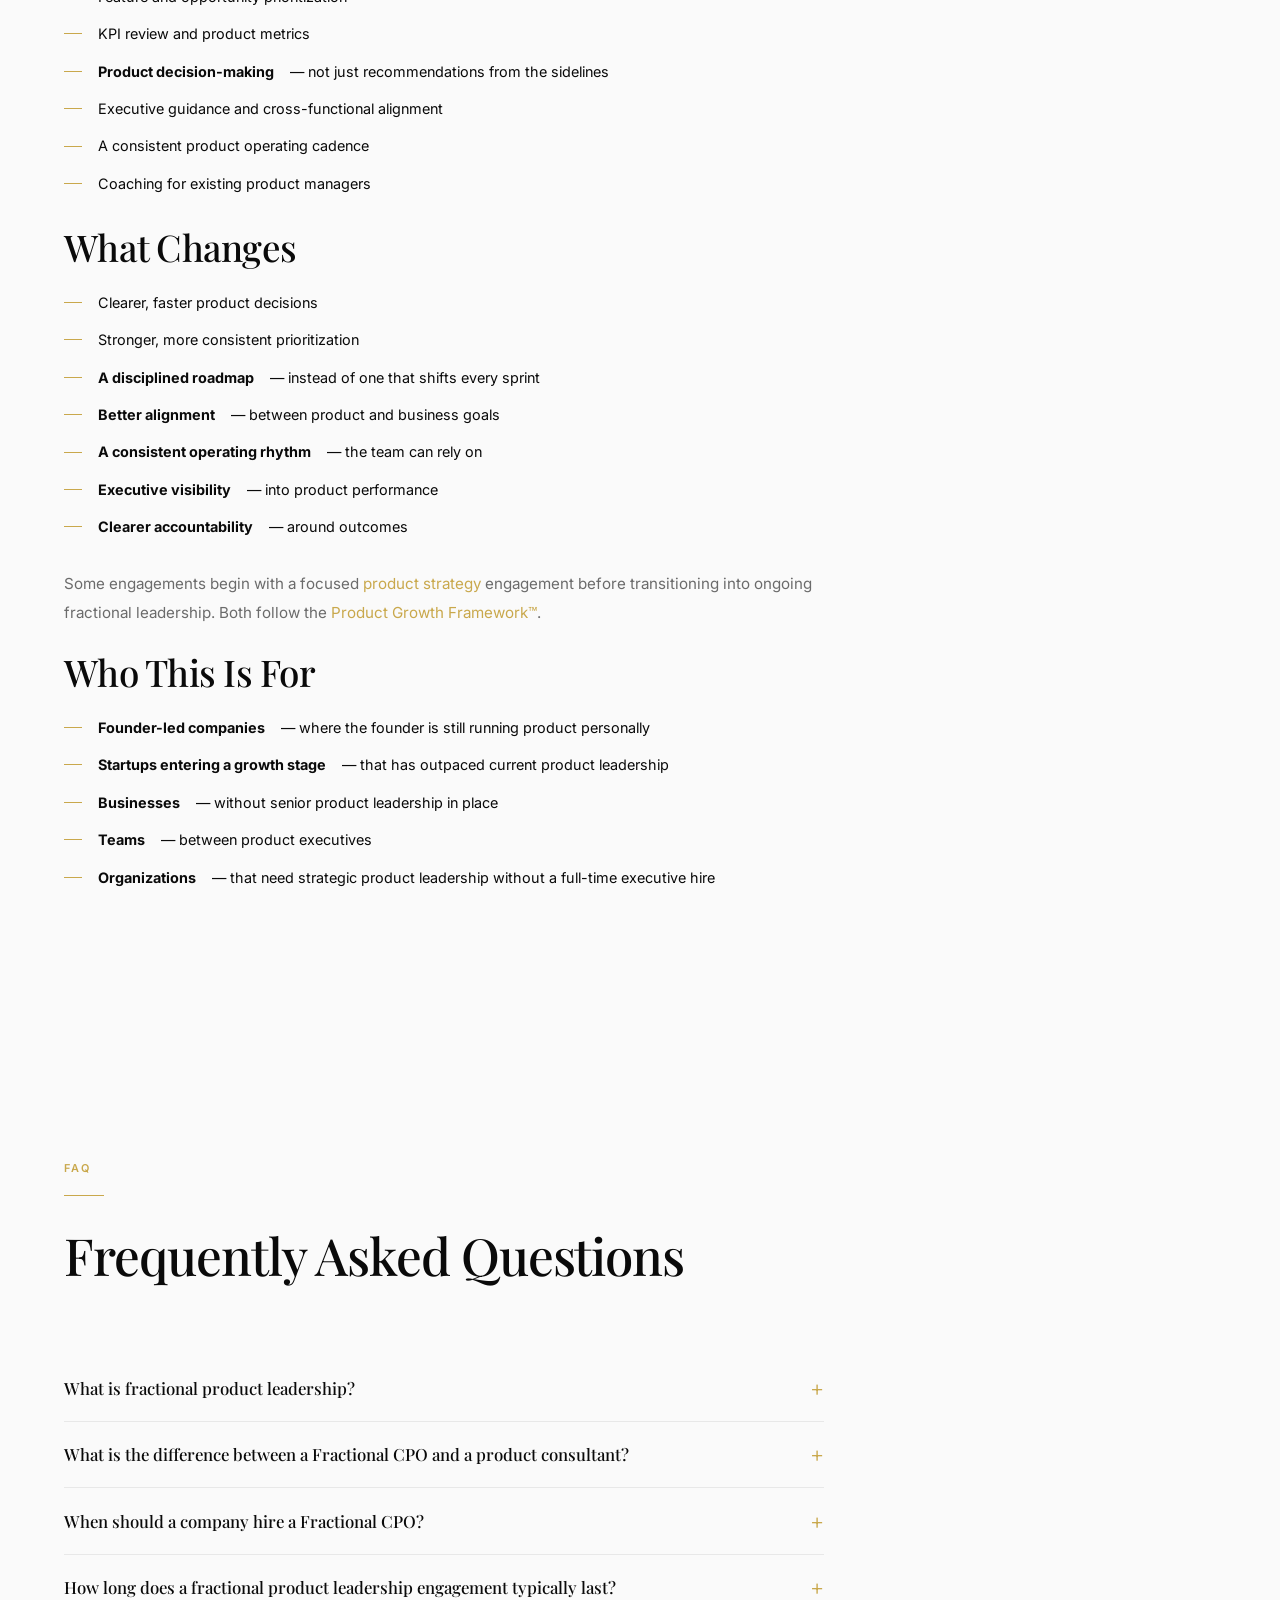
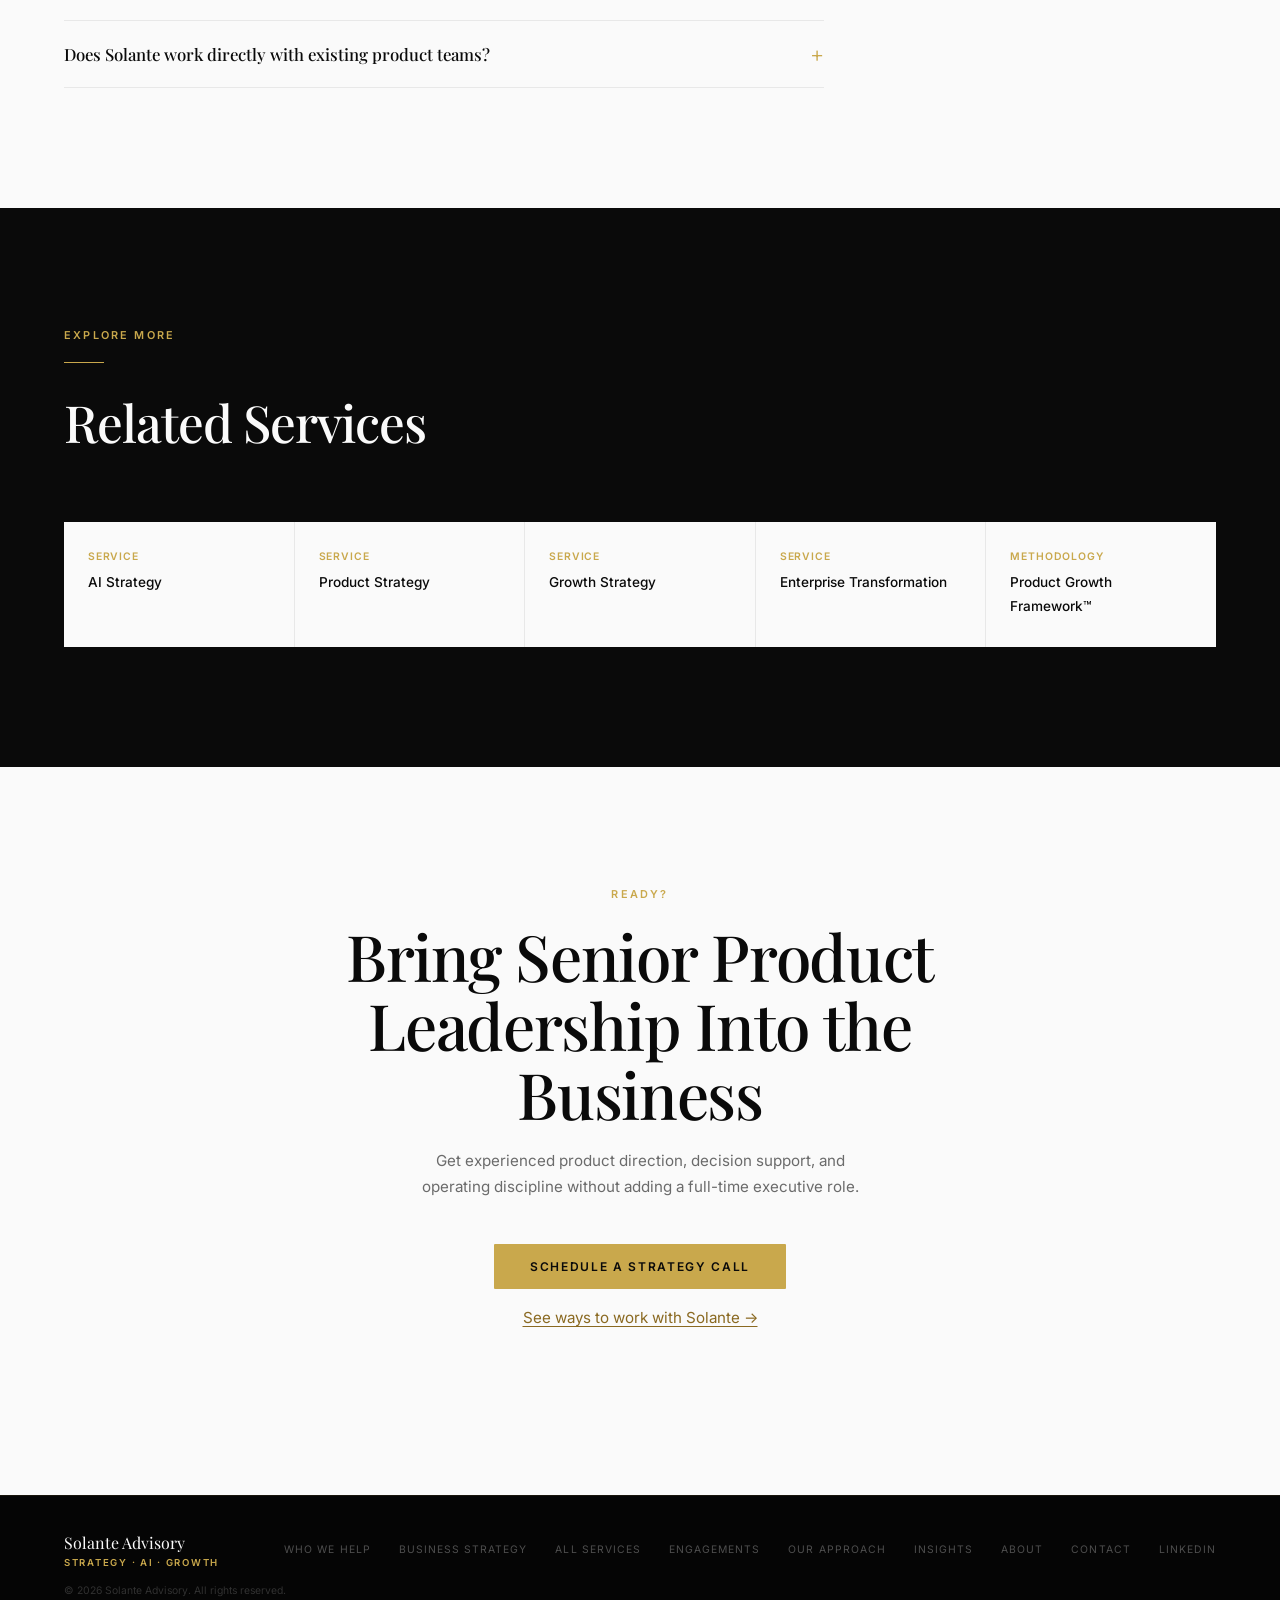
<file: services/fractional-product-leadership.html>
<!DOCTYPE html>

<html lang="en">
<head>
<!-- Google tag (gtag.js) -->
<script async="" src="https://www.googletagmanager.com/gtag/js?id=G-4NQ7SYV9KM"></script>
<script>
  window.dataLayer = window.dataLayer || [];
  function gtag(){dataLayer.push(arguments);}
  gtag('js', new Date());

  gtag('config', 'G-4NQ7SYV9KM');
</script>
<meta charset="utf-8"/>
<meta content="width=device-width, initial-scale=1.0" name="viewport"/>



<link href="https://fonts.googleapis.com" rel="preconnect"/>
<link href="https://fonts.googleapis.com/css2?family=Playfair+Display:ital,wght@0,400;0,500;0,600;1,400;1,500&amp;family=Inter:wght@300;400;500;600&amp;display=swap" rel="stylesheet"/>
<link href="/styles.css" rel="stylesheet"/>




<script type="application/ld+json">
{
  "@context": "https://schema.org",
  "@type": "Service",
  "@id": "https://solanteadvisory.com/services/fractional-product-leadership#service",
  "name": "Fractional Product Leadership",
  "url": "https://solanteadvisory.com/services/fractional-product-leadership",
  "description": "Fractional product leadership (Fractional CPO) for startups and growing businesses that need senior product decision-making without a full-time executive hire.",
  "provider": { "@id": "https://solanteadvisory.com/#organization" }
}
</script>
<title>Fractional Product Leadership | Solante Advisory</title><meta content="Experienced fractional product leadership to guide product strategy, roadmaps, team alignment, and execution without a full-time executive hire." name="description"/><link href="https://solanteadvisory.com/services/fractional-product-leadership" rel="canonical"/><meta content="Fractional Product Leadership | Solante Advisory" property="og:title"/><meta content="Experienced fractional product leadership to guide product strategy, roadmaps, team alignment, and execution without a full-time executive hire." property="og:description"/><meta content="website" property="og:type"/><meta content="https://solanteadvisory.com/services/fractional-product-leadership" property="og:url"/></head>
<body>
<nav id="nav">
<div class="nav-logo">
<a aria-label="Solante Advisory — Home" class="nav-wordmark" href="/">
<img alt="" class="wm-mark" height="34" src="/logo-mark.png" width="34"/>
<span class="wm-text">
<span class="wm-main">Solante</span>
<span aria-hidden="true" class="wm-rule"></span>
<span class="wm-sub">Advisory</span>
</span>
</a>
</div>
<div class="nav-links" id="navLinks"><a href="/who-we-help">Who We Help</a><div class="nav-item-dropdown"><a aria-controls="services-dropdown" aria-expanded="false" aria-haspopup="true" href="/#services">Services</a><div class="dropdown-menu" id="services-dropdown"><span class="dropdown-heading">FOR BUSINESS OWNERS &amp; FOUNDERS</span><a href="/services/business-strategy">Small Business &amp; Founder Advisory</a><a href="/services/business-strategy#business-growth">Growth &amp; Expansion Support</a><span class="dropdown-heading dropdown-heading-second">FOR TECHNOLOGY &amp; ENTERPRISE TEAMS</span><a href="/services/product-strategy">Product Strategy</a><a href="/services/growth-strategy">Product Growth Strategy</a><a href="/services/ai-strategy">AI Strategy</a><a href="/services/fractional-product-leadership">Fractional Product Leadership</a><a href="/services/enterprise-transformation">Enterprise Transformation</a></div></div><a href="/methodology">Our Approach</a><a href="/engagements">Engagements</a><a href="/insights">Insights</a><a href="/#about">About</a><a class="nav-cta" data-ga="strategy_call" href="/#contact">Strategy Call</a></div>
<button aria-controls="navLinks" aria-expanded="false" aria-label="Toggle menu" class="hamburger" onclick="toggleNav()" type="button">
<span></span><span></span><span></span>
</button>
</nav>
<section class="page-hero">
<div class="page-hero-inner reveal">
<div class="breadcrumb"><a href="/">Home</a> / <a href="/#services">Services</a> / Fractional Product Leadership</div>
<span class="eyebrow">Fractional Product Leadership</span>
<h1>Fractional Product Leadership for Startups and Growing Businesses</h1>
<p>Senior product leadership without the full-time executive hire — hands-on strategic guidance across product direction, prioritization, roadmaps, KPIs, and execution.</p>
<div class="hero-actions" style="margin-top:2.5rem;margin-bottom:0">
<a class="btn-primary" data-ga="strategy_call" href="/#contact">Schedule a Strategy Call</a>
</div>
</div>
</section>
<section class="section">
<div class="content-block reveal">
<p>Senior product leadership without the full-time executive hire.</p>
<p>Growing product teams often need ongoing leadership, clear priorities, and senior leadership. Solante embeds directly as that product leader on a fractional basis, providing the kind of leadership often associated with a Fractional Head of Product, Fractional CPO, or Fractional VP of Product — without requiring a full-time executive hire.</p>
<h2>When You Need Product Leadership — Not Just Advice</h2>
<ul class="check-list">
<li><strong>The founder is still carrying the product function</strong> — personally, alongside everything else</li>
<li><strong>Product managers are in place</strong> — but there's no senior product leadership above them</li>
<li><strong>The roadmap changes direction</strong> — every few weeks</li>
<li><strong>Prioritization decisions are inconsistent</strong> — from one sprint to the next</li>
<li><strong>Product priorities and business goals</strong> — have drifted apart</li>
<li><strong>Leadership needs stronger visibility</strong> — into product metrics and performance</li>
<li><strong>The company isn't ready for</strong> — a full-time CPO or VP of Product — or doesn't need one yet</li>
<li><strong>The organization needs experienced leadership</strong> — through a transition or growth stage</li>
</ul>
<h2>How Solante Embeds</h2>
<ul class="check-list">
<li>Weekly product strategy leadership</li>
<li>Roadmap management and ownership</li>
<li>Feature and opportunity prioritization</li>
<li>KPI review and product metrics</li>
<li><strong>Product decision-making</strong> — not just recommendations from the sidelines</li>
<li>Executive guidance and cross-functional alignment</li>
<li>A consistent product operating cadence</li>
<li>Coaching for existing product managers</li>
</ul>
<h2>What Changes</h2>
<ul class="check-list">
<li>Clearer, faster product decisions</li>
<li>Stronger, more consistent prioritization</li>
<li><strong>A disciplined roadmap</strong> — instead of one that shifts every sprint</li>
<li><strong>Better alignment</strong> — between product and business goals</li>
<li><strong>A consistent operating rhythm</strong> — the team can rely on</li>
<li><strong>Executive visibility</strong> — into product performance</li>
<li><strong>Clearer accountability</strong> — around outcomes</li>
</ul>
<p>Some engagements begin with a focused <a href="/services/product-strategy" style="color:var(--gold)">product strategy</a> engagement before transitioning into ongoing fractional leadership. Both follow the <a href="/methodology" style="color:var(--gold)">Product Growth Framework™</a>.</p>
<h2>Who This Is For</h2>
<ul class="check-list">
<li><strong>Founder-led companies</strong> — where the founder is still running product personally</li>
<li><strong>Startups entering a growth stage</strong> — that has outpaced current product leadership</li>
<li><strong>Businesses</strong> — without senior product leadership in place</li>
<li><strong>Teams</strong> — between product executives</li>
<li><strong>Organizations</strong> — that need strategic product leadership without a full-time executive hire</li>
</ul>
</div>
</section>
<section class="section">
<div class="section-header reveal">
<span class="eyebrow">FAQ</span>
<span class="gold-rule"></span>
<h2>Frequently Asked Questions</h2>
</div>
<div class="faq-block reveal">
<details class="faq-item"><summary>What is fractional product leadership?</summary><p class="faq-answer">Fractional product leadership provides senior, hands-on product leadership — roadmap ownership, prioritization, KPI review, and executive guidance — on a part-time or embedded basis, without the cost and commitment of a full-time executive hire.</p></details>
<details class="faq-item"><summary>What is the difference between a Fractional CPO and a product consultant?</summary><p class="faq-answer">A consultant typically advises from the outside. A Fractional CPO embeds in the business, makes or guides real product decisions, and owns outcomes alongside the team on an ongoing basis.</p></details>
<details class="faq-item"><summary>When should a company hire a Fractional CPO?</summary><p class="faq-answer">Common signals include a founder still running product personally, inconsistent prioritization, a roadmap that shifts too often, or a growth stage that has outpaced the current product leadership structure.</p></details>
<details class="faq-item"><summary>How long does a fractional product leadership engagement typically last?</summary><p class="faq-answer">Most engagements run a minimum of three months, since meaningful product results require enough time to implement a roadmap and show measurable progress. Many continue longer as an ongoing arrangement.</p></details>
<details class="faq-item"><summary>Does Solante work directly with existing product teams?</summary><p class="faq-answer">Yes. Most engagements involve working directly with existing product managers and cross-functional teams, providing the senior leadership layer above them rather than replacing them.</p></details>
</div>
</section>
<section class="section section-dark">
<div class="section-header reveal">
<span class="eyebrow">Explore More</span>
<span class="gold-rule"></span>
<h2>Related Services</h2>
</div>
<div class="related-grid">
<a class="related-card" href="/services/ai-strategy"><span>Service</span><p>AI Strategy</p></a>
<a class="related-card" href="/services/product-strategy"><span>Service</span><p>Product Strategy</p></a>
<a class="related-card" href="/services/growth-strategy"><span>Service</span><p>Growth Strategy</p></a>
<a class="related-card" href="/services/enterprise-transformation"><span>Service</span><p>Enterprise Transformation</p></a>
<a class="related-card" href="/methodology"><span>Methodology</span><p>Product Growth Framework™</p></a>
</div>
</section>
<section class="cta-strip">
<div class="reveal">
<span class="eyebrow" style="text-align:center;display:block">Ready?</span>
<h2>Bring Senior Product Leadership Into the Business</h2>
<p>Get experienced product direction, decision support, and operating discipline without adding a full-time executive role.</p>
<a class="btn-primary" data-ga="strategy_call" href="/#contact">Schedule a Strategy Call</a>
</div>
<p class="engagement-service-link"><a href="/engagements">See ways to work with Solante →</a></p></section>
<footer>
<div class="footer-brand">Solante Advisory<span>Strategy · AI · Growth</span></div>
<div class="footer-links"><a href="/who-we-help">Who We Help</a><a href="/services/business-strategy">Business Strategy</a><a href="/#services">All Services</a><a href="/engagements">Engagements</a><a href="/methodology">Our Approach</a><a href="/insights">Insights</a><a href="/#about">About</a><a href="/#contact">Contact</a><a href="https://linkedin.com/company/solante-advisory" rel="noopener noreferrer" target="_blank">LinkedIn</a></div>
<div class="footer-copy">© 2026 Solante Advisory. All rights reserved.</div>
</footer>
<script src="/script.js"></script>
</body>
</html>
</file>
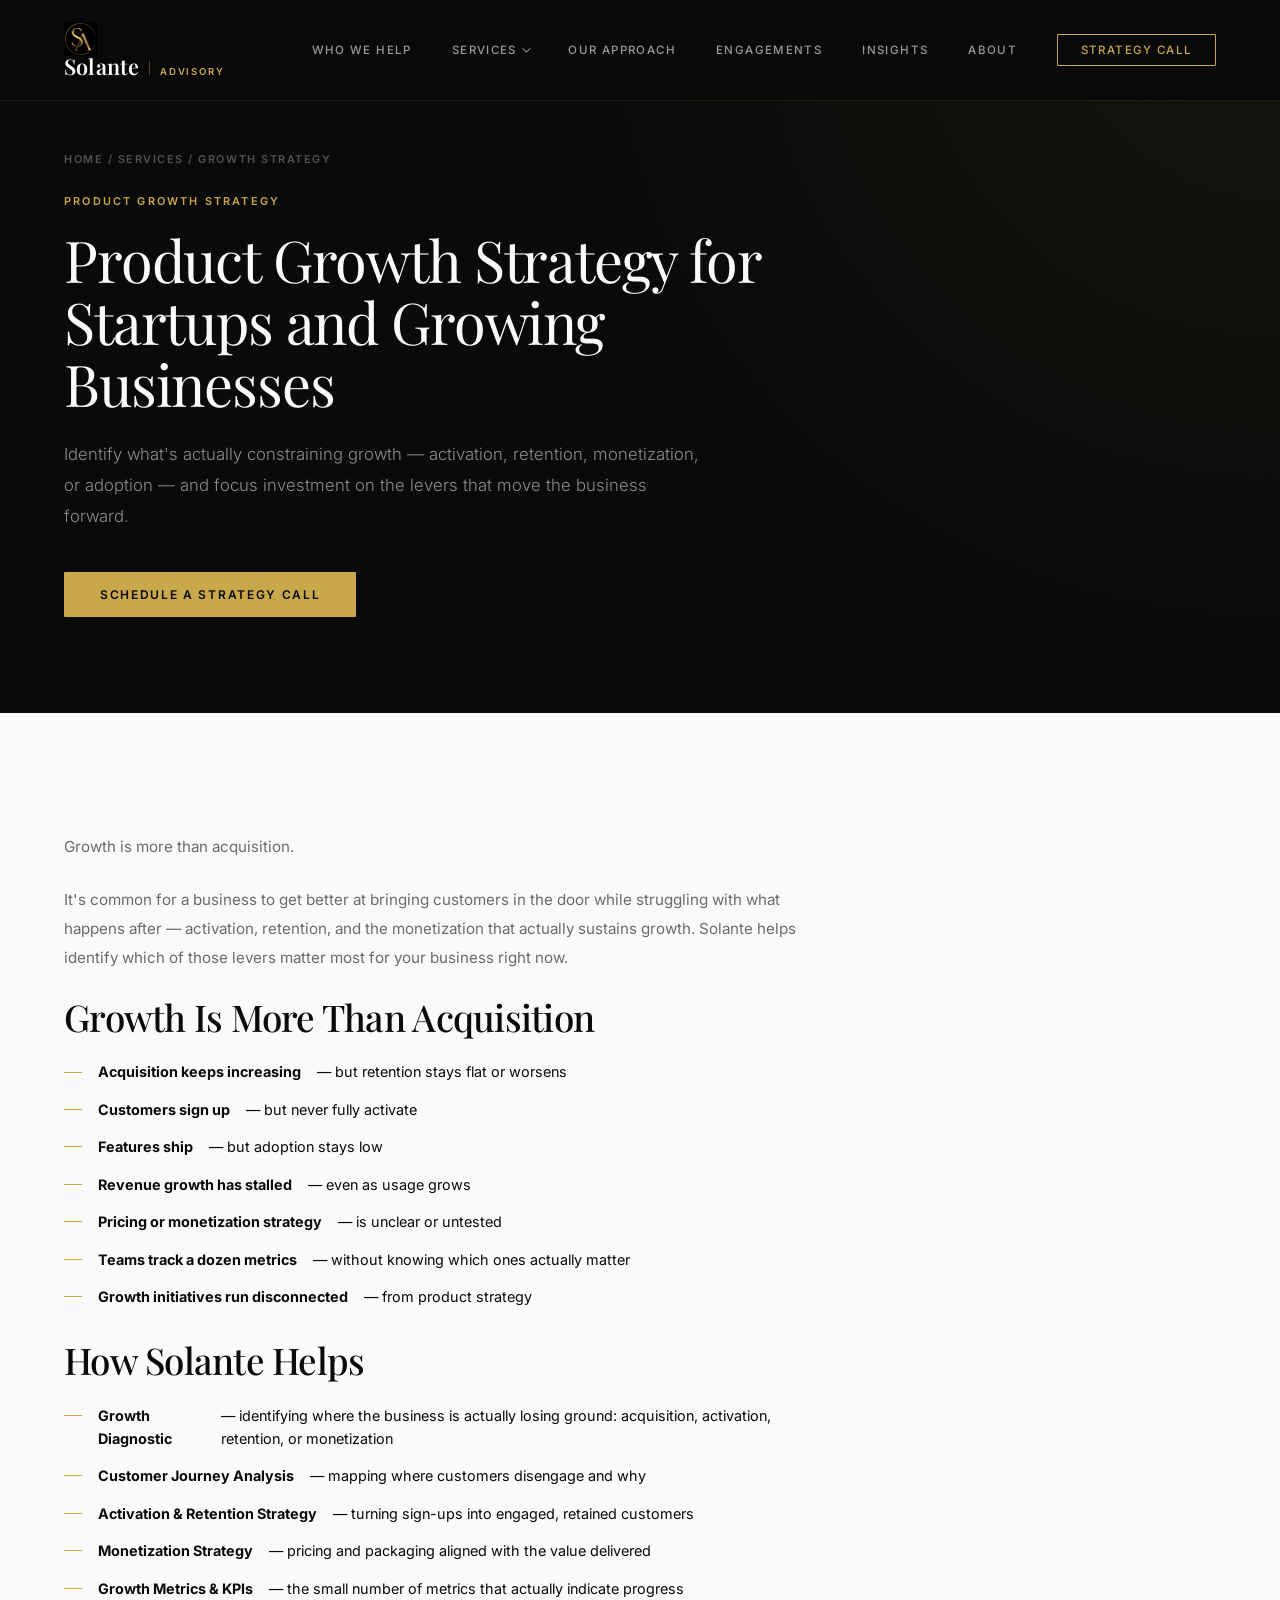
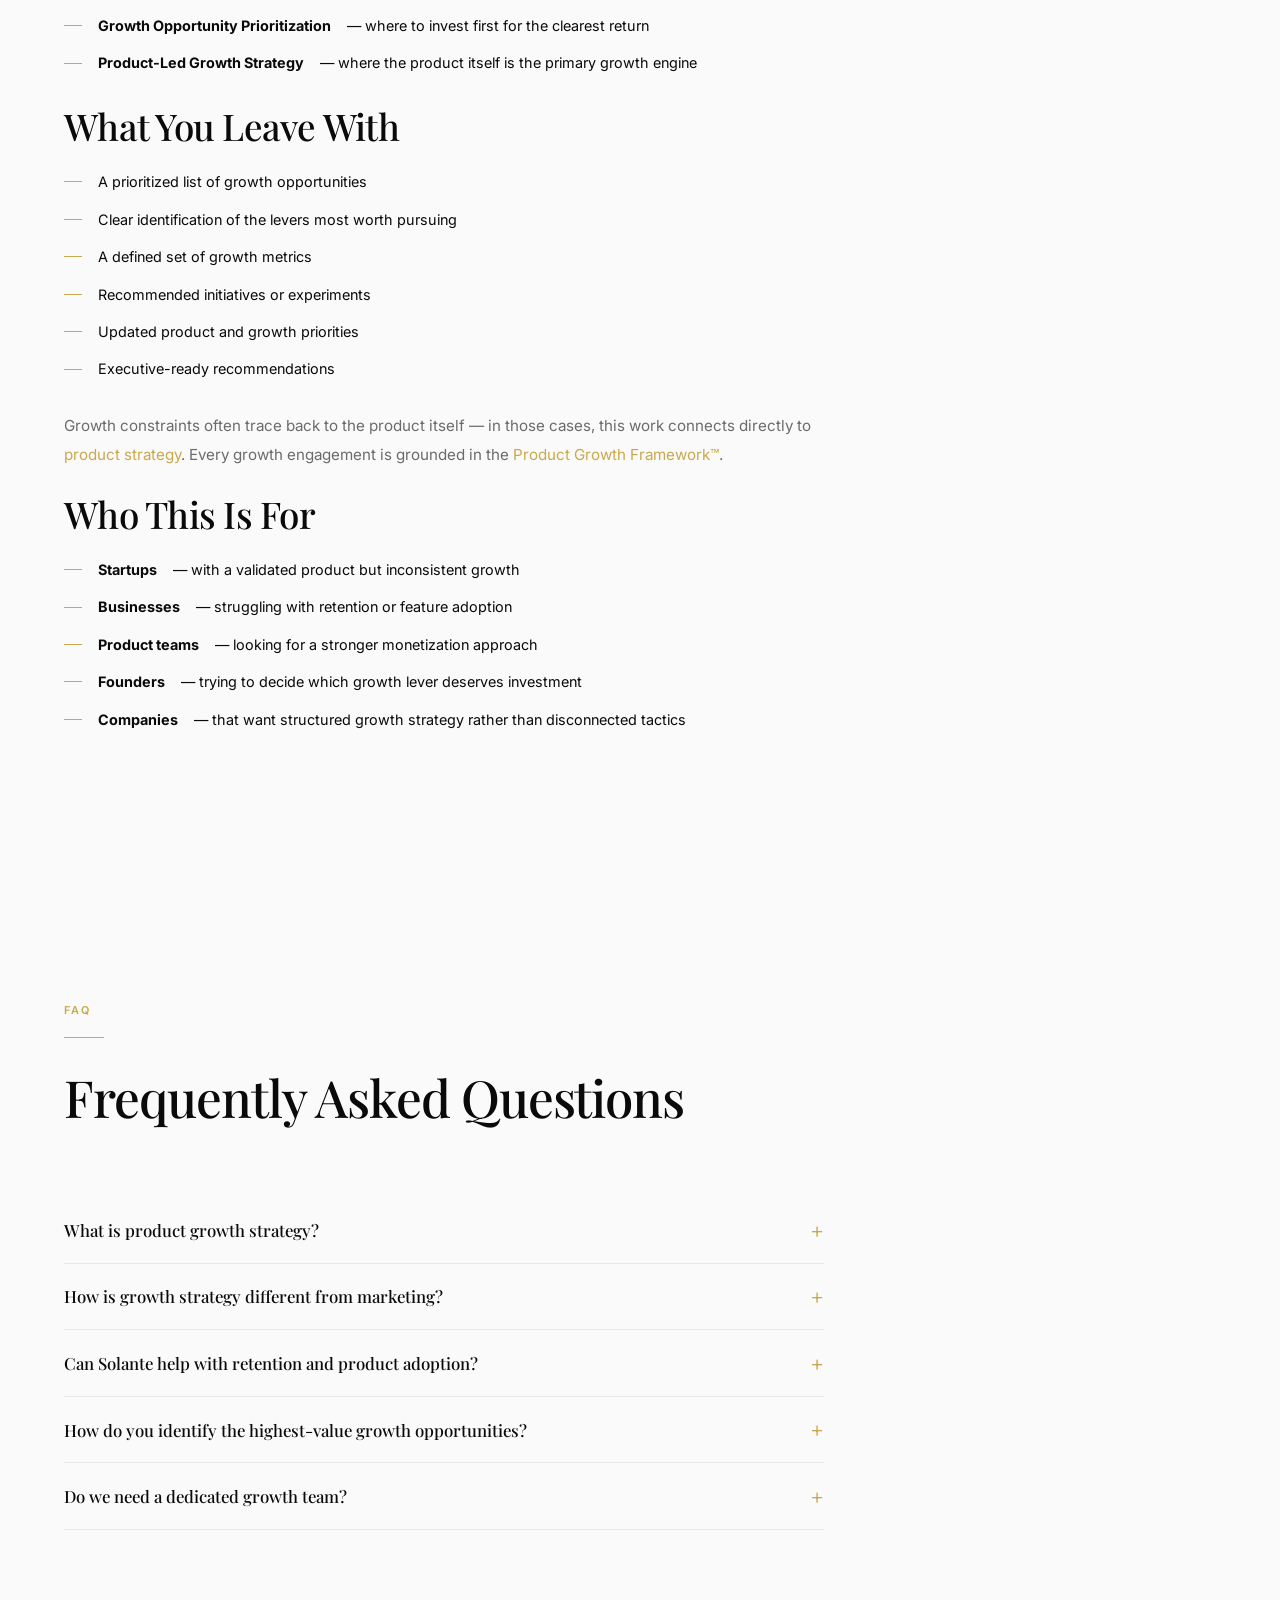
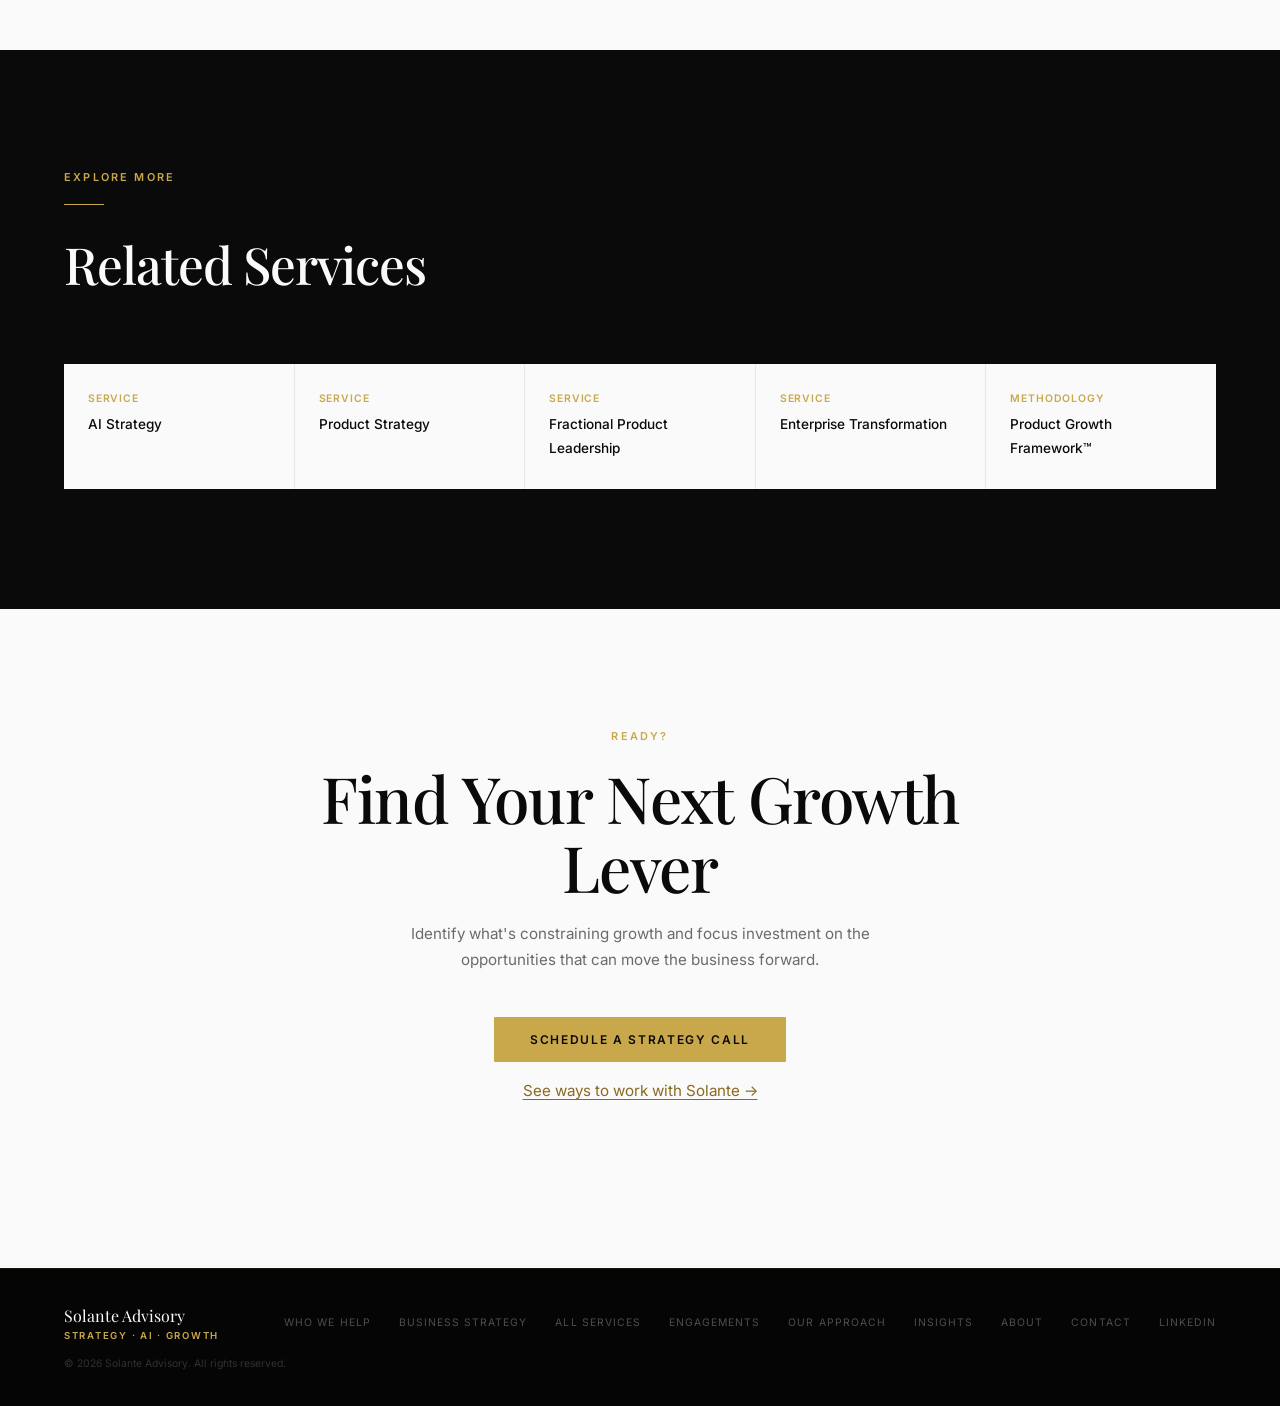
<file: services/growth-strategy.html>
<!DOCTYPE html>

<html lang="en">
<head>
<!-- Google tag (gtag.js) -->
<script async="" src="https://www.googletagmanager.com/gtag/js?id=G-4NQ7SYV9KM"></script>
<script>
  window.dataLayer = window.dataLayer || [];
  function gtag(){dataLayer.push(arguments);}
  gtag('js', new Date());

  gtag('config', 'G-4NQ7SYV9KM');
</script>
<meta charset="utf-8"/>
<meta content="width=device-width, initial-scale=1.0" name="viewport"/>



<link href="https://fonts.googleapis.com" rel="preconnect"/>
<link href="https://fonts.googleapis.com/css2?family=Playfair+Display:ital,wght@0,400;0,500;0,600;1,400;1,500&amp;family=Inter:wght@300;400;500;600&amp;display=swap" rel="stylesheet"/>
<link href="/styles.css" rel="stylesheet"/>




<script type="application/ld+json">
{
  "@context": "https://schema.org",
  "@type": "Service",
  "@id": "https://solanteadvisory.com/services/growth-strategy#service",
  "name": "Product Growth Strategy",
  "url": "https://solanteadvisory.com/services/growth-strategy",
  "description": "Product growth strategy focused on activation, retention, and monetization — identify and prioritize the growth opportunities that can move your business forward.",
  "provider": { "@id": "https://solanteadvisory.com/#organization" }
}
</script>
<title>Product Growth Strategy Consulting | Solante Advisory</title><meta content="Develop product growth strategies to improve customer adoption, engagement, retention, and sustainable revenue through clear priorities." name="description"/><link href="https://solanteadvisory.com/services/growth-strategy" rel="canonical"/><meta content="Product Growth Strategy Consulting | Solante Advisory" property="og:title"/><meta content="Develop product growth strategies to improve customer adoption, engagement, retention, and sustainable revenue through clear priorities." property="og:description"/><meta content="website" property="og:type"/><meta content="https://solanteadvisory.com/services/growth-strategy" property="og:url"/></head>
<body>
<nav id="nav">
<div class="nav-logo">
<a aria-label="Solante Advisory — Home" class="nav-wordmark" href="/">
<img alt="" class="wm-mark" height="34" src="/logo-mark.png" width="34"/>
<span class="wm-text">
<span class="wm-main">Solante</span>
<span aria-hidden="true" class="wm-rule"></span>
<span class="wm-sub">Advisory</span>
</span>
</a>
</div>
<div class="nav-links" id="navLinks"><a href="/who-we-help">Who We Help</a><div class="nav-item-dropdown"><a aria-controls="services-dropdown" aria-expanded="false" aria-haspopup="true" href="/#services">Services</a><div class="dropdown-menu" id="services-dropdown"><span class="dropdown-heading">FOR BUSINESS OWNERS &amp; FOUNDERS</span><a href="/services/business-strategy">Small Business &amp; Founder Advisory</a><a href="/services/business-strategy#business-growth">Growth &amp; Expansion Support</a><span class="dropdown-heading dropdown-heading-second">FOR TECHNOLOGY &amp; ENTERPRISE TEAMS</span><a href="/services/product-strategy">Product Strategy</a><a href="/services/growth-strategy">Product Growth Strategy</a><a href="/services/ai-strategy">AI Strategy</a><a href="/services/fractional-product-leadership">Fractional Product Leadership</a><a href="/services/enterprise-transformation">Enterprise Transformation</a></div></div><a href="/methodology">Our Approach</a><a href="/engagements">Engagements</a><a href="/insights">Insights</a><a href="/#about">About</a><a class="nav-cta" data-ga="strategy_call" href="/#contact">Strategy Call</a></div>
<button aria-controls="navLinks" aria-expanded="false" aria-label="Toggle menu" class="hamburger" onclick="toggleNav()" type="button">
<span></span><span></span><span></span>
</button>
</nav>
<section class="page-hero">
<div class="page-hero-inner reveal">
<div class="breadcrumb"><a href="/">Home</a> / <a href="/#services">Services</a> / Growth Strategy</div>
<span class="eyebrow">Product Growth Strategy</span>
<h1>Product Growth Strategy for Startups and Growing Businesses</h1>
<p>Identify what's actually constraining growth — activation, retention, monetization, or adoption — and focus investment on the levers that move the business forward.</p>
<div class="hero-actions" style="margin-top:2.5rem;margin-bottom:0">
<a class="btn-primary" data-ga="strategy_call" href="/#contact">Schedule a Strategy Call</a>
</div>
</div>
</section>
<section class="section">
<div class="content-block reveal">
<p>Growth is more than acquisition.</p>
<p>It's common for a business to get better at bringing customers in the door while struggling with what happens after — activation, retention, and the monetization that actually sustains growth. Solante helps identify which of those levers matter most for your business right now.</p>
<h2>Growth Is More Than Acquisition</h2>
<ul class="check-list">
<li><strong>Acquisition keeps increasing</strong> — but retention stays flat or worsens</li>
<li><strong>Customers sign up</strong> — but never fully activate</li>
<li><strong>Features ship</strong> — but adoption stays low</li>
<li><strong>Revenue growth has stalled</strong> — even as usage grows</li>
<li><strong>Pricing or monetization strategy</strong> — is unclear or untested</li>
<li><strong>Teams track a dozen metrics</strong> — without knowing which ones actually matter</li>
<li><strong>Growth initiatives run disconnected</strong> — from product strategy</li>
</ul>
<h2>How Solante Helps</h2>
<ul class="check-list">
<li><strong>Growth Diagnostic</strong> — identifying where the business is actually losing ground: acquisition, activation, retention, or monetization</li>
<li><strong>Customer Journey Analysis</strong> — mapping where customers disengage and why</li>
<li><strong>Activation &amp; Retention Strategy</strong> — turning sign-ups into engaged, retained customers</li>
<li><strong>Monetization Strategy</strong> — pricing and packaging aligned with the value delivered</li>
<li><strong>Growth Metrics &amp; KPIs</strong> — the small number of metrics that actually indicate progress</li>
<li><strong>Growth Opportunity Prioritization</strong> — where to invest first for the clearest return</li>
<li><strong>Product-Led Growth Strategy</strong> — where the product itself is the primary growth engine</li>
</ul>
<h2>What You Leave With</h2>
<ul class="check-list">
<li>A prioritized list of growth opportunities</li>
<li>Clear identification of the levers most worth pursuing</li>
<li>A defined set of growth metrics</li>
<li>Recommended initiatives or experiments</li>
<li>Updated product and growth priorities</li>
<li>Executive-ready recommendations</li>
</ul>
<p>Growth constraints often trace back to the product itself — in those cases, this work connects directly to <a href="/services/product-strategy" style="color:var(--gold)">product strategy</a>. Every growth engagement is grounded in the <a href="/methodology" style="color:var(--gold)">Product Growth Framework™</a>.</p>
<h2>Who This Is For</h2>
<ul class="check-list">
<li><strong>Startups</strong> — with a validated product but inconsistent growth</li>
<li><strong>Businesses</strong> — struggling with retention or feature adoption</li>
<li><strong>Product teams</strong> — looking for a stronger monetization approach</li>
<li><strong>Founders</strong> — trying to decide which growth lever deserves investment</li>
<li><strong>Companies</strong> — that want structured growth strategy rather than disconnected tactics</li>
</ul>
</div>
</section>
<section class="section">
<div class="section-header reveal">
<span class="eyebrow">FAQ</span>
<span class="gold-rule"></span>
<h2>Frequently Asked Questions</h2>
</div>
<div class="faq-block reveal">
<details class="faq-item"><summary>What is product growth strategy?</summary><p class="faq-answer">Product growth strategy identifies the specific levers — activation, retention, monetization, or adoption — that are constraining growth, and builds a prioritized plan to address the ones with the greatest impact.</p></details>
<details class="faq-item"><summary>How is growth strategy different from marketing?</summary><p class="faq-answer">Marketing typically focuses on acquisition: getting customers in the door. Growth strategy, as practiced at Solante, stays connected to the product — what happens after signup, why customers stay or leave, and how the product itself drives sustainable growth.</p></details>
<details class="faq-item"><summary>Can Solante help with retention and product adoption?</summary><p class="faq-answer">Yes. Retention and feature adoption are frequently the highest-leverage areas, addressed through customer journey analysis and product strategy work.</p></details>
<details class="faq-item"><summary>How do you identify the highest-value growth opportunities?</summary><p class="faq-answer">Through a growth diagnostic that examines the full customer journey and business model, then prioritizes opportunities by potential impact and feasibility rather than by which is easiest to measure.</p></details>
<details class="faq-item"><summary>Do we need a dedicated growth team?</summary><p class="faq-answer">No. Many clients engage Solante specifically because they don't yet have — or don't need — a dedicated internal growth function.</p></details>
</div>
</section>
<section class="section section-dark">
<div class="section-header reveal">
<span class="eyebrow">Explore More</span>
<span class="gold-rule"></span>
<h2>Related Services</h2>
</div>
<div class="related-grid">
<a class="related-card" href="/services/ai-strategy"><span>Service</span><p>AI Strategy</p></a>
<a class="related-card" href="/services/product-strategy"><span>Service</span><p>Product Strategy</p></a>
<a class="related-card" href="/services/fractional-product-leadership"><span>Service</span><p>Fractional Product Leadership</p></a>
<a class="related-card" href="/services/enterprise-transformation"><span>Service</span><p>Enterprise Transformation</p></a>
<a class="related-card" href="/methodology"><span>Methodology</span><p>Product Growth Framework™</p></a>
</div>
</section>
<section class="cta-strip">
<div class="reveal">
<span class="eyebrow" style="text-align:center;display:block">Ready?</span>
<h2>Find Your Next Growth Lever</h2>
<p>Identify what's constraining growth and focus investment on the opportunities that can move the business forward.</p>
<a class="btn-primary" data-ga="strategy_call" href="/#contact">Schedule a Strategy Call</a>
</div>
<p class="engagement-service-link"><a href="/engagements">See ways to work with Solante →</a></p></section>
<footer>
<div class="footer-brand">Solante Advisory<span>Strategy · AI · Growth</span></div>
<div class="footer-links"><a href="/who-we-help">Who We Help</a><a href="/services/business-strategy">Business Strategy</a><a href="/#services">All Services</a><a href="/engagements">Engagements</a><a href="/methodology">Our Approach</a><a href="/insights">Insights</a><a href="/#about">About</a><a href="/#contact">Contact</a><a href="https://linkedin.com/company/solante-advisory" rel="noopener noreferrer" target="_blank">LinkedIn</a></div>
<div class="footer-copy">© 2026 Solante Advisory. All rights reserved.</div>
</footer>
<script src="/script.js"></script>
</body>
</html>
</file>
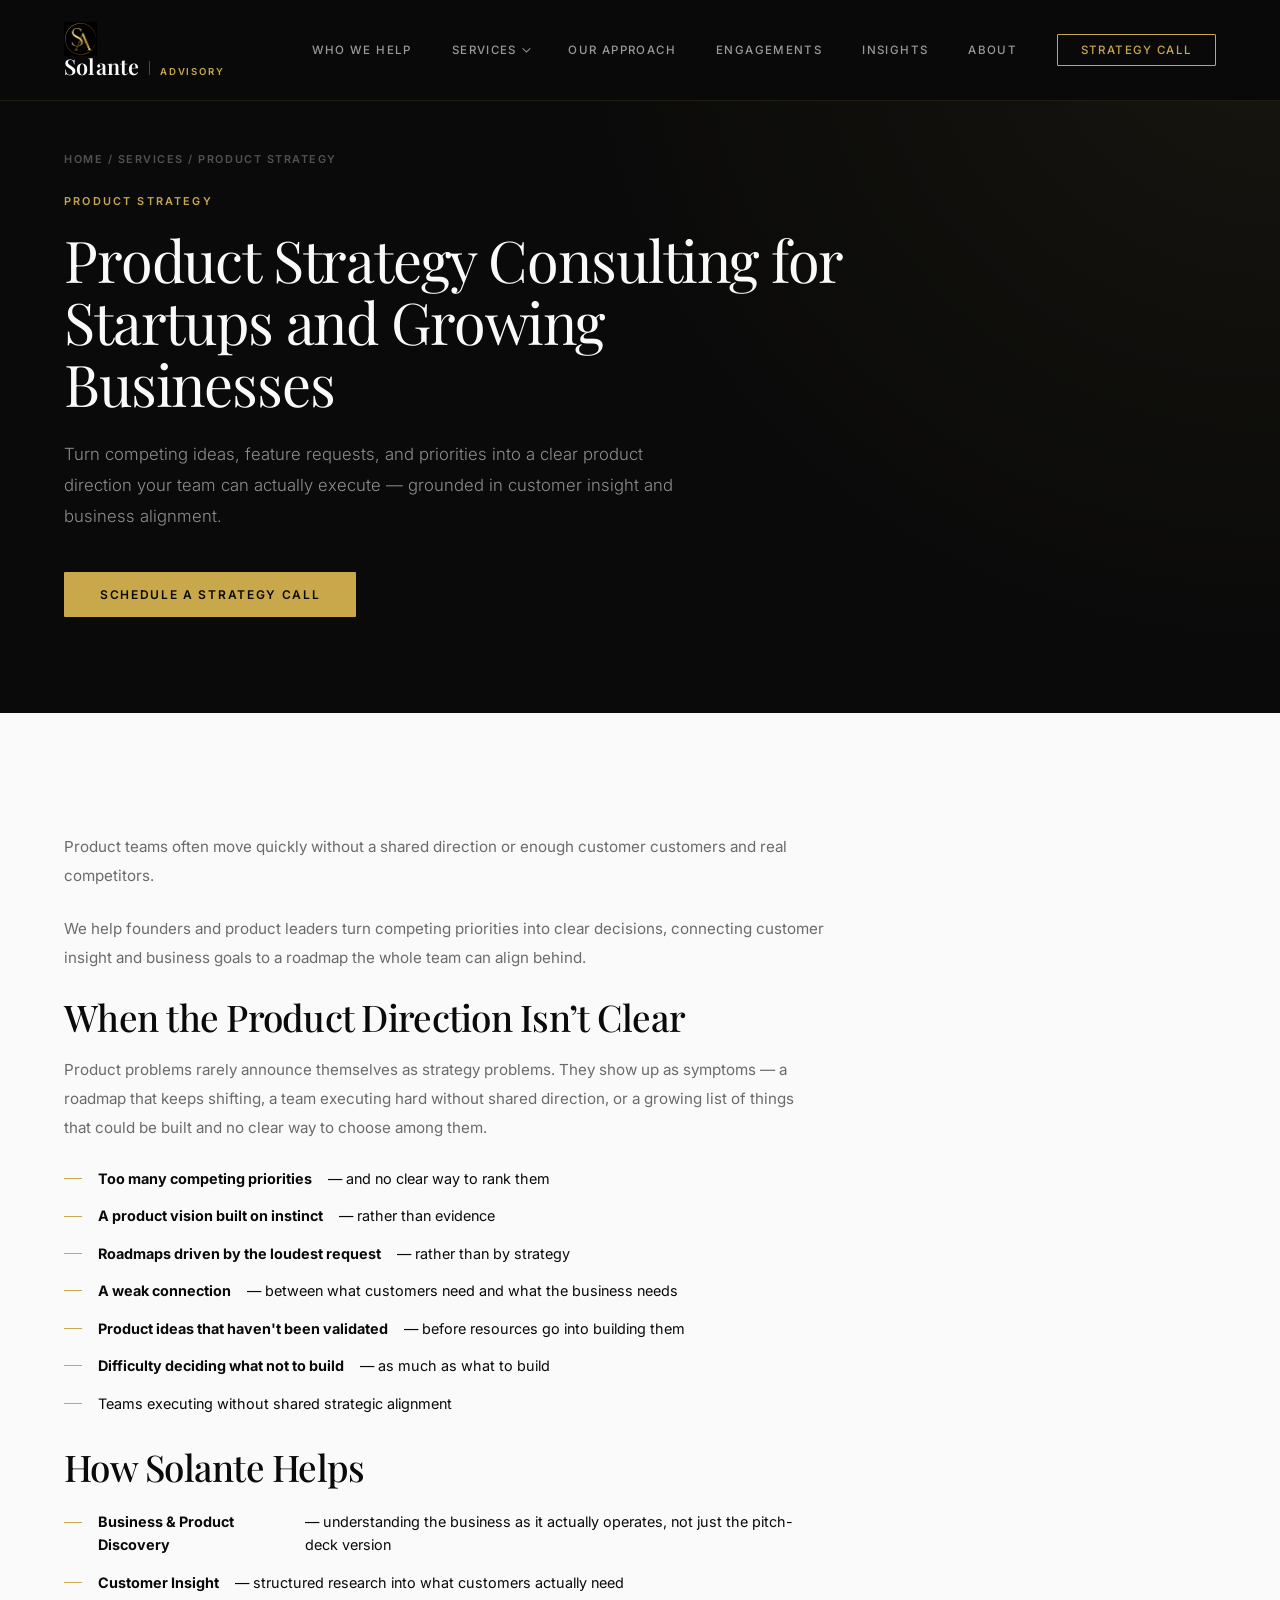
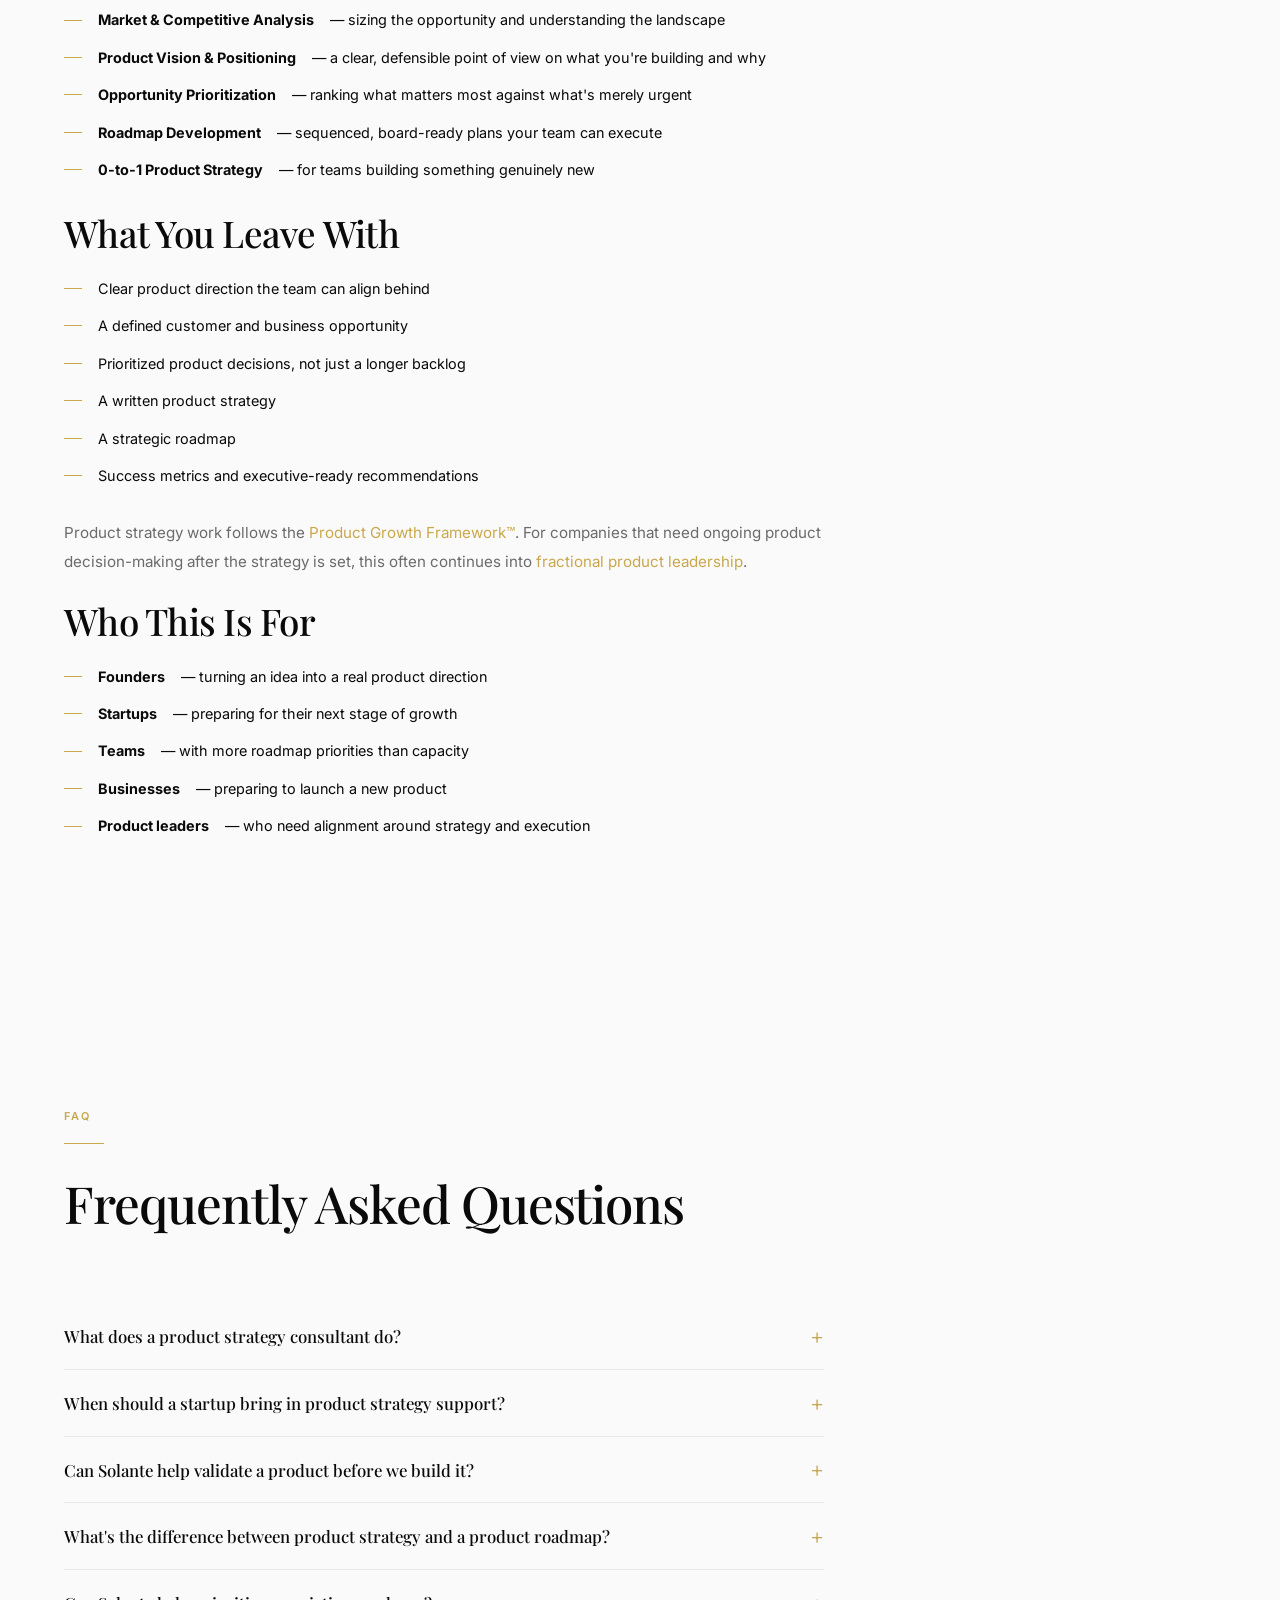
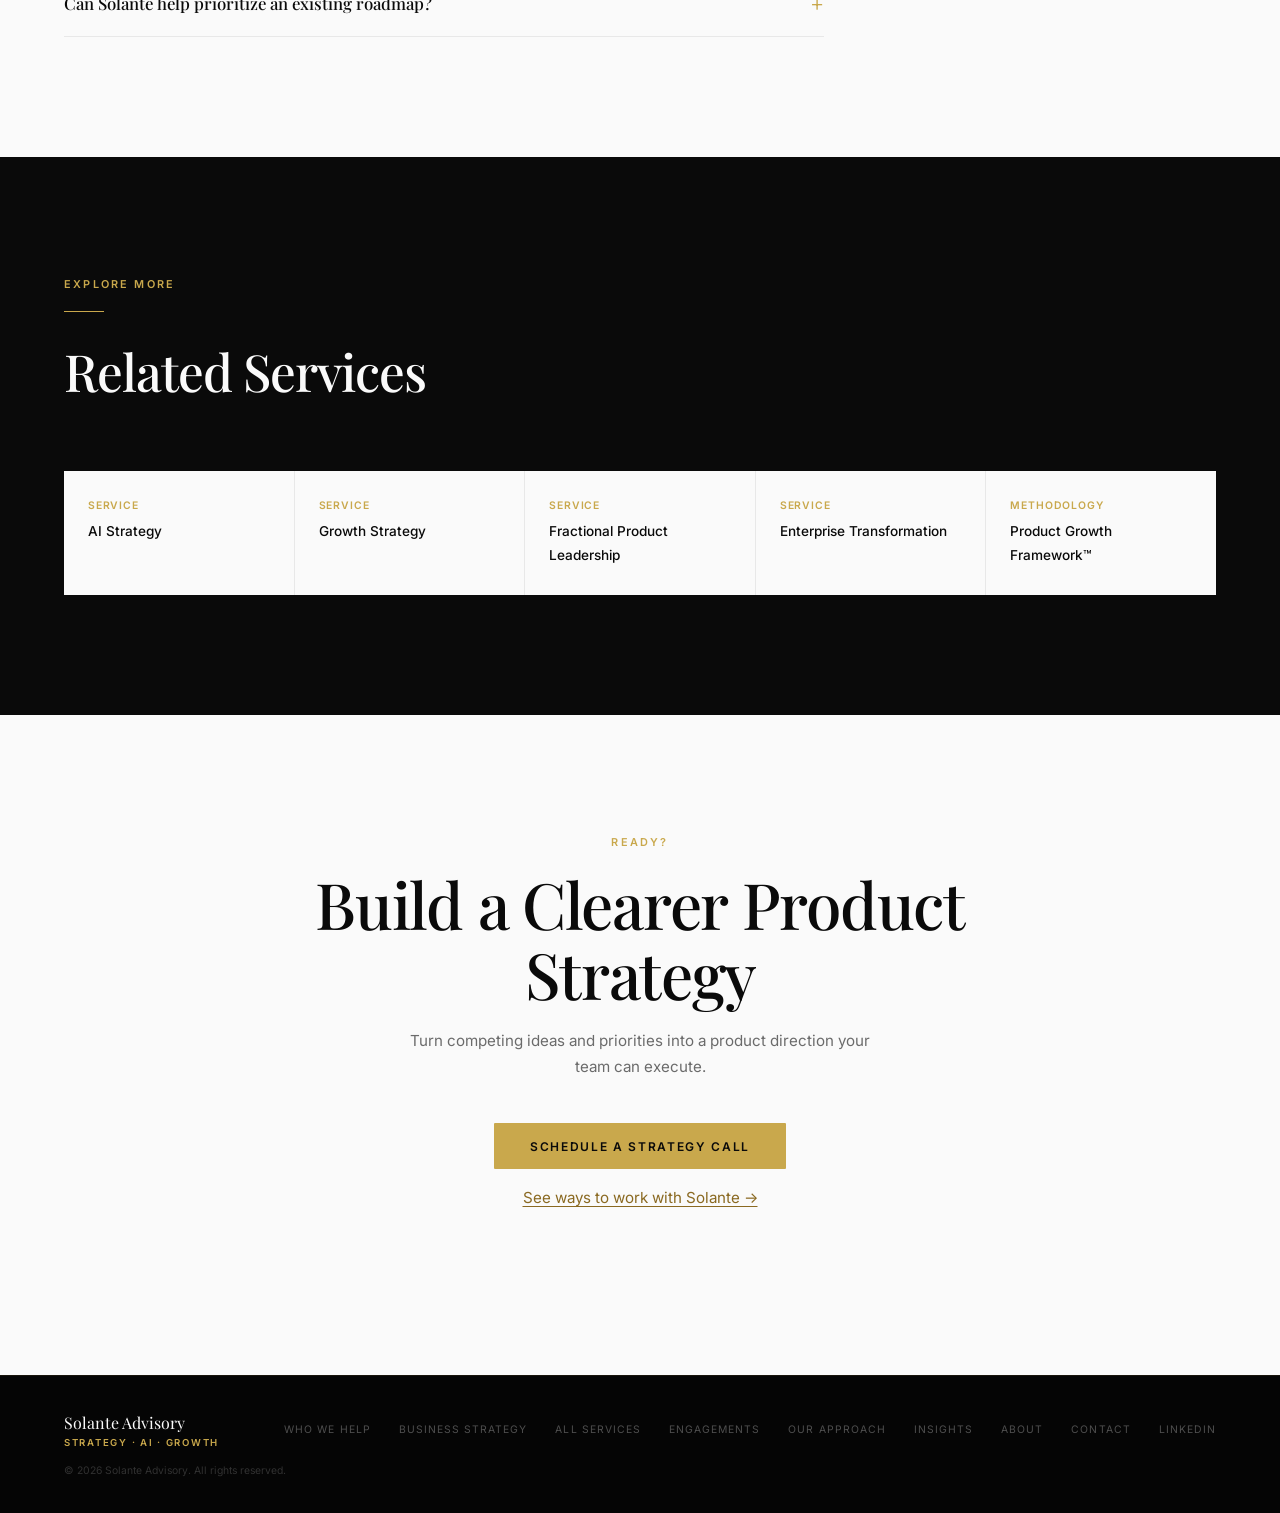
<file: services/product-strategy.html>
<!DOCTYPE html>

<html lang="en">
<head>
<!-- Google tag (gtag.js) -->
<script async="" src="https://www.googletagmanager.com/gtag/js?id=G-4NQ7SYV9KM"></script>
<script>
  window.dataLayer = window.dataLayer || [];
  function gtag(){dataLayer.push(arguments);}
  gtag('js', new Date());

  gtag('config', 'G-4NQ7SYV9KM');
</script>
<meta charset="utf-8"/>
<meta content="width=device-width, initial-scale=1.0" name="viewport"/>



<link href="https://fonts.googleapis.com" rel="preconnect"/>
<link href="https://fonts.googleapis.com/css2?family=Playfair+Display:ital,wght@0,400;0,500;0,600;1,400;1,500&amp;family=Inter:wght@300;400;500;600&amp;display=swap" rel="stylesheet"/>
<link href="/styles.css" rel="stylesheet"/>




<script type="application/ld+json">
{
  "@context": "https://schema.org",
  "@type": "Service",
  "@id": "https://solanteadvisory.com/services/product-strategy#service",
  "name": "Product Strategy Consulting",
  "url": "https://solanteadvisory.com/services/product-strategy",
  "description": "Product strategy consulting that turns competing priorities into clear product direction through customer insight, positioning, prioritization, and an executable roadmap.",
  "provider": { "@id": "https://solanteadvisory.com/#organization" }
}
</script>
<title>Product Strategy Consulting | Solante Advisory</title><meta content="Turn customer insights and business goals into product priorities, strategic roadmaps, and actionable plans for technology and product teams." name="description"/><link href="https://solanteadvisory.com/services/product-strategy" rel="canonical"/><meta content="Product Strategy Consulting | Solante Advisory" property="og:title"/><meta content="Turn customer insights and business goals into product priorities, strategic roadmaps, and actionable plans for technology and product teams." property="og:description"/><meta content="website" property="og:type"/><meta content="https://solanteadvisory.com/services/product-strategy" property="og:url"/></head>
<body>
<nav id="nav">
<div class="nav-logo">
<a aria-label="Solante Advisory — Home" class="nav-wordmark" href="/">
<img alt="" class="wm-mark" height="34" src="/logo-mark.png" width="34"/>
<span class="wm-text">
<span class="wm-main">Solante</span>
<span aria-hidden="true" class="wm-rule"></span>
<span class="wm-sub">Advisory</span>
</span>
</a>
</div>
<div class="nav-links" id="navLinks"><a href="/who-we-help">Who We Help</a><div class="nav-item-dropdown"><a aria-controls="services-dropdown" aria-expanded="false" aria-haspopup="true" href="/#services">Services</a><div class="dropdown-menu" id="services-dropdown"><span class="dropdown-heading">FOR BUSINESS OWNERS &amp; FOUNDERS</span><a href="/services/business-strategy">Small Business &amp; Founder Advisory</a><a href="/services/business-strategy#business-growth">Growth &amp; Expansion Support</a><span class="dropdown-heading dropdown-heading-second">FOR TECHNOLOGY &amp; ENTERPRISE TEAMS</span><a href="/services/product-strategy">Product Strategy</a><a href="/services/growth-strategy">Product Growth Strategy</a><a href="/services/ai-strategy">AI Strategy</a><a href="/services/fractional-product-leadership">Fractional Product Leadership</a><a href="/services/enterprise-transformation">Enterprise Transformation</a></div></div><a href="/methodology">Our Approach</a><a href="/engagements">Engagements</a><a href="/insights">Insights</a><a href="/#about">About</a><a class="nav-cta" data-ga="strategy_call" href="/#contact">Strategy Call</a></div>
<button aria-controls="navLinks" aria-expanded="false" aria-label="Toggle menu" class="hamburger" onclick="toggleNav()" type="button">
<span></span><span></span><span></span>
</button>
</nav>
<section class="page-hero">
<div class="page-hero-inner reveal">
<div class="breadcrumb"><a href="/">Home</a> / <a href="/#services">Services</a> / Product Strategy</div>
<span class="eyebrow">Product Strategy</span>
<h1>Product Strategy Consulting for Startups and Growing Businesses</h1>
<p>Turn competing ideas, feature requests, and priorities into a clear product direction your team can actually execute — grounded in customer insight and business alignment.</p>
<div class="hero-actions" style="margin-top:2.5rem;margin-bottom:0">
<a class="btn-primary" data-ga="strategy_call" href="/#contact">Schedule a Strategy Call</a>
</div>
</div>
</section>
<section class="section">
<div class="content-block reveal">
<p>Product teams often move quickly without a shared direction or enough customer customers and real competitors.</p>
<p>We help founders and product leaders turn competing priorities into clear decisions, connecting customer insight and business goals to a roadmap the whole team can align behind.</p>
<h2>When the Product Direction Isn’t Clear</h2>
<p>Product problems rarely announce themselves as strategy problems. They show up as symptoms — a roadmap that keeps shifting, a team executing hard without shared direction, or a growing list of things that could be built and no clear way to choose among them.</p>
<ul class="check-list">
<li><strong>Too many competing priorities</strong> — and no clear way to rank them</li>
<li><strong>A product vision built on instinct</strong> — rather than evidence</li>
<li><strong>Roadmaps driven by the loudest request</strong> — rather than by strategy</li>
<li><strong>A weak connection</strong> — between what customers need and what the business needs</li>
<li><strong>Product ideas that haven't been validated</strong> — before resources go into building them</li>
<li><strong>Difficulty deciding what not to build</strong> — as much as what to build</li>
<li>Teams executing without shared strategic alignment</li>
</ul>
<h2>How Solante Helps</h2>
<ul class="check-list">
<li><strong>Business &amp; Product Discovery</strong> — understanding the business as it actually operates, not just the pitch-deck version</li>
<li><strong>Customer Insight</strong> — structured research into what customers actually need</li>
<li><strong>Market &amp; Competitive Analysis</strong> — sizing the opportunity and understanding the landscape</li>
<li><strong>Product Vision &amp; Positioning</strong> — a clear, defensible point of view on what you're building and why</li>
<li><strong>Opportunity Prioritization</strong> — ranking what matters most against what's merely urgent</li>
<li><strong>Roadmap Development</strong> — sequenced, board-ready plans your team can execute</li>
<li><strong>0-to-1 Product Strategy</strong> — for teams building something genuinely new</li>
</ul>
<h2>What You Leave With</h2>
<ul class="check-list">
<li>Clear product direction the team can align behind</li>
<li>A defined customer and business opportunity</li>
<li>Prioritized product decisions, not just a longer backlog</li>
<li>A written product strategy</li>
<li>A strategic roadmap</li>
<li>Success metrics and executive-ready recommendations</li>
</ul>
<p>Product strategy work follows the <a href="/methodology" style="color:var(--gold)">Product Growth Framework™</a>. For companies that need ongoing product decision-making after the strategy is set, this often continues into <a href="/services/fractional-product-leadership" style="color:var(--gold)">fractional product leadership</a>.</p>
<h2>Who This Is For</h2>
<ul class="check-list">
<li><strong>Founders</strong> — turning an idea into a real product direction</li>
<li><strong>Startups</strong> — preparing for their next stage of growth</li>
<li><strong>Teams</strong> — with more roadmap priorities than capacity</li>
<li><strong>Businesses</strong> — preparing to launch a new product</li>
<li><strong>Product leaders</strong> — who need alignment around strategy and execution</li>
</ul>
</div>
</section>
<section class="section">
<div class="section-header reveal">
<span class="eyebrow">FAQ</span>
<span class="gold-rule"></span>
<h2>Frequently Asked Questions</h2>
</div>
<div class="faq-block reveal">
<details class="faq-item"><summary>What does a product strategy consultant do?</summary><p class="faq-answer">A product strategy consultant helps translate customer insight and business goals into a clear, prioritized product direction — including what to build, for whom, and why — along with a roadmap the team can execute.</p></details>
<details class="faq-item"><summary>When should a startup bring in product strategy support?</summary><p class="faq-answer">Common points include before a major fundraising round, when priorities have become unclear, when a new product is being planned, or when the roadmap has become a list of requests rather than a strategy.</p></details>
<details class="faq-item"><summary>Can Solante help validate a product before we build it?</summary><p class="faq-answer">Yes. Product validation — testing assumptions against real customer and market evidence before committing resources — is part of the discovery work behind most engagements.</p></details>
<details class="faq-item"><summary>What's the difference between product strategy and a product roadmap?</summary><p class="faq-answer">Strategy is the reasoning: the customer, the opportunity, and the priorities. The roadmap is the sequenced plan that follows from that reasoning. A roadmap without strategy behind it tends to drift.</p></details>
<details class="faq-item"><summary>Can Solante help prioritize an existing roadmap?</summary><p class="faq-answer">Yes. Many engagements start with an existing roadmap that needs a clearer prioritization framework rather than a strategy built from scratch.</p></details>
</div>
</section>
<section class="section section-dark">
<div class="section-header reveal">
<span class="eyebrow">Explore More</span>
<span class="gold-rule"></span>
<h2>Related Services</h2>
</div>
<div class="related-grid">
<a class="related-card" href="/services/ai-strategy"><span>Service</span><p>AI Strategy</p></a>
<a class="related-card" href="/services/growth-strategy"><span>Service</span><p>Growth Strategy</p></a>
<a class="related-card" href="/services/fractional-product-leadership"><span>Service</span><p>Fractional Product Leadership</p></a>
<a class="related-card" href="/services/enterprise-transformation"><span>Service</span><p>Enterprise Transformation</p></a>
<a class="related-card" href="/methodology"><span>Methodology</span><p>Product Growth Framework™</p></a>
</div>
</section>
<section class="cta-strip">
<div class="reveal">
<span class="eyebrow" style="text-align:center;display:block">Ready?</span>
<h2>Build a Clearer Product Strategy</h2>
<p>Turn competing ideas and priorities into a product direction your team can execute.</p>
<a class="btn-primary" data-ga="strategy_call" href="/#contact">Schedule a Strategy Call</a>
</div>
<p class="engagement-service-link"><a href="/engagements">See ways to work with Solante →</a></p></section>
<footer>
<div class="footer-brand">Solante Advisory<span>Strategy · AI · Growth</span></div>
<div class="footer-links"><a href="/who-we-help">Who We Help</a><a href="/services/business-strategy">Business Strategy</a><a href="/#services">All Services</a><a href="/engagements">Engagements</a><a href="/methodology">Our Approach</a><a href="/insights">Insights</a><a href="/#about">About</a><a href="/#contact">Contact</a><a href="https://linkedin.com/company/solante-advisory" rel="noopener noreferrer" target="_blank">LinkedIn</a></div>
<div class="footer-copy">© 2026 Solante Advisory. All rights reserved.</div>
</footer>
<script src="/script.js"></script>
</body>
</html>
</file>
<file: styles.css>
*,*::before,*::after{box-sizing:border-box;margin:0;padding:0}
:root{
  --black:#0A0A0A;--white:#FAFAFA;--gold:#C9A84C;--gold-lt:#F0E4C4;
  --gray:#6B6B6B;--gray-lt:#E8E8E8;--border:rgba(232,232,232,0.6);
  --serif:'Playfair Display',Georgia,serif;--sans:'Inter',system-ui,sans-serif;
}
html{scroll-behavior:smooth;font-size:16px}
body{background:var(--white);color:var(--black);font-family:var(--sans);-webkit-font-smoothing:antialiased;overflow-x:hidden}
::selection{background:var(--gold);color:var(--black)}
h1,h2,h3{font-family:var(--serif);font-weight:500;line-height:1.08;letter-spacing:-0.02em}
p{line-height:1.75}
a{text-decoration:none;color:inherit}
img{max-width:100%;height:auto}

/* EYEBROW & RULES */
.eyebrow{font-size:0.68rem;font-weight:600;letter-spacing:0.2em;text-transform:uppercase;color:var(--gold);display:block;margin-bottom:1.25rem}
.gold-rule{width:40px;height:1px;background:var(--gold);display:block;margin-bottom:2rem}

/* BUTTONS */
.btn-primary{display:inline-block;background:var(--gold);color:var(--black);padding:.95rem 2.25rem;font-size:.75rem;font-weight:600;letter-spacing:.14em;text-transform:uppercase;border:none;cursor:pointer;transition:all .25s;border-radius:1px}
.btn-primary:hover{background:#b8963c;transform:translateY(-1px)}
.btn-ghost{display:inline-block;background:transparent;color:rgba(250,250,250,.7);padding:.95rem 2.25rem;font-size:.75rem;font-weight:500;letter-spacing:.14em;text-transform:uppercase;border:1px solid rgba(250,250,250,.2);cursor:pointer;transition:all .25s;border-radius:1px}
.btn-ghost:hover{border-color:var(--gold);color:var(--gold)}
.btn-ghost-dark{display:inline-block;background:transparent;color:var(--black);padding:.95rem 2.25rem;font-size:.75rem;font-weight:500;letter-spacing:.14em;text-transform:uppercase;border:1px solid rgba(10,10,10,.25);cursor:pointer;transition:all .25s;border-radius:1px}
.btn-ghost-dark:hover{border-color:var(--gold);color:var(--gold)}

/* NAV */
nav{position:fixed;top:0;left:0;right:0;z-index:100;display:flex;align-items:center;justify-content:space-between;padding:1.4rem 5%;background:rgba(10,10,10,.96);backdrop-filter:blur(12px);border-bottom:1px solid rgba(201,168,76,.12);transition:padding .3s}
.nav-logo img{height:38px;width:auto;display:block}
.nav-logo a{display:block}
.nav-wordmark{display:flex;align-items:center;gap:.7rem;text-decoration:none}
.nav-wordmark .wm-mark{height:34px;width:auto;display:block}
.nav-wordmark .wm-text{display:flex;align-items:baseline;gap:.6rem}
.nav-wordmark .wm-main{font-family:var(--serif);font-size:1.35rem;font-weight:600;color:var(--white);letter-spacing:.01em;line-height:1}
.nav-wordmark .wm-rule{width:1px;height:14px;background:rgba(201,168,76,.4);display:inline-block}
.nav-wordmark .wm-sub{font-family:var(--sans);font-size:.6rem;font-weight:600;letter-spacing:.2em;text-transform:uppercase;color:var(--gold);line-height:1}
.nav-links{display:flex;gap:2.5rem;align-items:center}
.nav-links a{font-size:.72rem;font-weight:500;letter-spacing:.12em;text-transform:uppercase;color:rgba(250,250,250,.6);transition:color .2s}
.nav-links a:hover,.nav-links a.active{color:var(--gold)}
.nav-cta{background:transparent;border:1px solid var(--gold);color:var(--gold) !important;padding:.5rem 1.4rem;font-size:.72rem;font-weight:600;letter-spacing:.12em;text-transform:uppercase;border-radius:1px;transition:all .2s !important}
.nav-cta:hover{background:var(--gold) !important;color:var(--black) !important}
.hamburger{display:none;flex-direction:column;gap:5px;cursor:pointer;padding:4px}
.hamburger span{width:22px;height:1px;background:var(--white);display:block;transition:all .3s}

/* SERVICES DROPDOWN */
.nav-item-dropdown{position:relative}
.nav-item-dropdown>a{display:flex;align-items:center;gap:.35rem;cursor:pointer}
.nav-item-dropdown>a::after{content:'';width:6px;height:6px;border-right:1px solid currentColor;border-bottom:1px solid currentColor;transform:rotate(45deg) translateY(-2px);transition:transform .2s}
.nav-item-dropdown:hover>a::after{transform:rotate(225deg) translateY(2px)}
.dropdown-menu{position:absolute;top:100%;left:50%;transform:translateX(-50%);margin-top:1.1rem;background:#0d0d0d;border:1px solid rgba(201,168,76,.15);border-radius:2px;min-width:260px;padding:.5rem;opacity:0;visibility:hidden;transform:translateX(-50%) translateY(6px);transition:opacity .18s ease,transform .18s ease,visibility .18s;box-shadow:0 18px 40px rgba(0,0,0,.45)}
.nav-item-dropdown:hover .dropdown-menu,.nav-item-dropdown:focus-within .dropdown-menu{opacity:1;visibility:visible;transform:translateX(-50%) translateY(0)}
.dropdown-menu a{display:block;padding:.7rem .9rem;font-size:.68rem;letter-spacing:.08em;color:rgba(250,250,250,.65);text-transform:uppercase;border-radius:1px;transition:background .15s,color .15s}
.dropdown-menu a:hover{background:rgba(201,168,76,.08);color:var(--gold)}

/* HERO */
.hero{min-height:100vh;background:var(--black);display:grid;grid-template-columns:1.1fr 0.9fr;align-items:center;padding:0 5%;padding-top:80px;position:relative;overflow:hidden}
.hero::after{content:'';position:absolute;top:0;right:0;width:50%;height:100%;background:radial-gradient(ellipse at top right,rgba(201,168,76,.06) 0%,transparent 65%);pointer-events:none}
.hero-left{padding-right:4rem;z-index:1}
.hero h1{font-size:clamp(3rem,5.5vw,5rem);color:var(--white);margin-bottom:2rem;font-weight:400}
.hero h1 em{font-style:italic;color:var(--gold)}
.hero-sub{font-size:1.05rem;color:rgba(250,250,250,.55);font-weight:300;line-height:1.85;max-width:560px;margin-bottom:3rem}
.hero-actions{display:flex;gap:1.25rem;flex-wrap:wrap;margin-bottom:5rem}
.hero-stats{display:flex;gap:3.5rem;padding-top:3rem;border-top:1px solid rgba(250,250,250,.07)}
.h-stat .n{font-family:var(--serif);font-size:2.4rem;color:var(--gold);line-height:1;margin-bottom:.3rem}
.h-stat .l{font-size:.65rem;color:rgba(250,250,250,.35);letter-spacing:.12em;text-transform:uppercase;line-height:1.4}
.hero-right{z-index:1;padding-left:2rem}
.hero-quote{border-left:1px solid rgba(201,168,76,.25);padding-left:2.5rem}
.hero-quote p{font-family:var(--serif);font-size:1.25rem;color:rgba(250,250,250,.35);font-style:italic;line-height:1.7;font-weight:400}
.hero-quote cite{display:block;margin-top:1.5rem;font-size:.65rem;font-family:var(--sans);font-style:normal;font-weight:600;letter-spacing:.18em;text-transform:uppercase;color:var(--gold)}

/* SUB-PAGE HERO (smaller than homepage hero) */
.page-hero{background:var(--black);padding:9.5rem 5% 6rem;position:relative;overflow:hidden}
.page-hero::after{content:'';position:absolute;top:0;right:0;width:60%;height:100%;background:radial-gradient(ellipse at top right,rgba(201,168,76,.07) 0%,transparent 65%);pointer-events:none}
.page-hero-inner{max-width:820px;position:relative;z-index:1}
.page-hero h1{font-size:clamp(2.4rem,4.5vw,3.8rem);color:var(--white);margin-bottom:1.5rem;font-weight:400}
.page-hero p{font-size:1.05rem;color:rgba(250,250,250,.55);font-weight:300;line-height:1.85;max-width:640px}
.breadcrumb{font-size:.68rem;font-weight:600;letter-spacing:.14em;text-transform:uppercase;color:rgba(250,250,250,.3);margin-bottom:1.75rem}
.breadcrumb a{color:rgba(250,250,250,.3);transition:color .2s}
.breadcrumb a:hover{color:var(--gold)}

/* CREDIBILITY BAR */
.credibility-bar{background:#050505;border-top:1px solid rgba(201,168,76,.1);border-bottom:1px solid rgba(201,168,76,.1);padding:1.65rem 5%;display:flex;align-items:center;justify-content:center;gap:2.25rem;flex-wrap:wrap}
.credibility-item{font-size:.72rem;font-weight:500;letter-spacing:.08em;text-transform:uppercase;color:rgba(250,250,250,.55);text-align:center;white-space:nowrap}
.credibility-sep{width:1px;height:13px;background:rgba(201,168,76,.3);flex-shrink:0}
@media(max-width:768px){
  .credibility-bar{gap:.9rem 1.5rem;padding:1.5rem 8%}
  .credibility-sep{display:none}
  .credibility-item{white-space:normal}
}

/* SECTION WRAPPER */
.section{padding:7.5rem 5%}
.section-alt{background:#050505;color:var(--white)}
.section-dark{background:#0A0A0A;color:var(--white)}
.section-header{margin-bottom:4.5rem}
.section-header h2{font-size:clamp(2rem,4vw,3.2rem);max-width:640px}
.section-header.center{text-align:center}
.section-header.center h2{margin-left:auto;margin-right:auto}
.section-header.center .eyebrow,.section-header.center .gold-rule{margin-left:auto;margin-right:auto}

/* SERVICES */
.services-grid{display:grid;grid-template-columns:repeat(3,1fr);gap:1px;background:var(--gray-lt)}
.svc{background:var(--white);padding:3rem 2.5rem;position:relative;overflow:hidden;transition:all .3s}
.svc-dark{background:#0A0A0A;border:none}
.svc::after{content:'';position:absolute;bottom:0;left:0;right:0;height:2px;background:var(--gold);transform:scaleX(0);transform-origin:left;transition:transform .4s ease}
.svc:hover::after{transform:scaleX(1)}
.svc-num{font-size:.62rem;font-weight:600;letter-spacing:.22em;color:var(--gold);margin-bottom:2rem;display:block}
.svc h3{font-size:1.45rem;margin-bottom:1rem;font-weight:500}
.svc p{font-size:.875rem;color:var(--gray);line-height:1.75;margin-bottom:1.5rem}
.svc-dark p{color:rgba(250,250,250,.4)}
.svc-link{font-size:.68rem;font-weight:600;letter-spacing:.1em;text-transform:uppercase;color:var(--gold)}
.tags{display:flex;flex-wrap:wrap;gap:.5rem}
.tag{font-size:.6rem;font-weight:600;letter-spacing:.1em;text-transform:uppercase;color:var(--gray);border:1px solid var(--gray-lt);padding:.28rem .7rem;border-radius:1px}

/* PHILOSOPHY */
.philosophy-grid{display:grid;grid-template-columns:1fr 1fr;gap:7rem;align-items:center}
.philosophy-text h2{font-size:clamp(2rem,3.5vw,2.8rem);color:var(--white);margin-bottom:1.5rem}
.philosophy-text p{font-size:.92rem;color:rgba(250,250,250,.55);line-height:1.9;margin-bottom:1.25rem}
.framework{position:relative;width:300px;height:300px;margin:0 auto}
.fw-outer{position:absolute;inset:0;border-radius:50%;border:1px solid rgba(201,168,76,.08)}
.fw-ring{position:absolute;top:50%;left:50%;transform:translate(-50%,-50%);width:70%;height:70%;border-radius:50%;border:1px solid rgba(201,168,76,.18)}
.fw-center{position:absolute;top:50%;left:50%;transform:translate(-50%,-50%);width:84px;height:84px;border-radius:50%;background:var(--gold);display:flex;align-items:center;justify-content:center;font-family:var(--serif);font-size:.9rem;color:var(--black);font-weight:600;z-index:2;text-align:center}
.fw-node{position:absolute;font-size:.6rem;font-weight:600;letter-spacing:.1em;text-transform:uppercase;color:rgba(250,250,250,.5);text-align:center;width:70px;line-height:1.4}
.fw-node.t{top:4px;left:50%;transform:translateX(-50%)}
.fw-node.r{right:0;top:50%;transform:translateY(-50%)}
.fw-node.b{bottom:4px;left:50%;transform:translateX(-50%)}
.fw-node.l{left:0;top:50%;transform:translateY(-50%)}
.fw-line{position:absolute;top:50%;left:50%;width:1px;background:linear-gradient(to bottom,rgba(201,168,76,.45),transparent);transform-origin:top center}
.fw-line.t{height:65px;transform:translateX(-50%) rotate(0deg) translateY(-82px)}
.fw-line.r{height:65px;transform:translateX(-50%) rotate(90deg) translateY(-82px)}
.fw-line.b{height:65px;transform:translateX(-50%) rotate(180deg) translateY(-82px)}
.fw-line.l{height:65px;transform:translateX(-50%) rotate(270deg) translateY(-82px)}

/* WHY */
.why-grid{display:grid;grid-template-columns:1fr 1fr;gap:7rem;align-items:start}
.why-text h2{font-size:clamp(2rem,3.5vw,2.8rem);margin-bottom:1.5rem}
.why-text p{font-size:.92rem;color:var(--gray);line-height:1.9;margin-bottom:2rem}
.cap-list{list-style:none}
.cap-list li{display:flex;align-items:center;gap:1rem;padding:.85rem 0;border-bottom:1px solid var(--gray-lt);font-size:.88rem;font-weight:500}
.cap-list li::before{content:'';width:20px;height:1px;background:var(--gold);flex-shrink:0}
.ind-label{font-size:.65rem;font-weight:600;letter-spacing:.2em;text-transform:uppercase;color:var(--gold);display:block;margin-bottom:1.25rem}
.ind-grid{display:grid;grid-template-columns:1fr 1fr}
.ind-item{padding:.7rem 0;font-size:.85rem;color:var(--gray);border-bottom:1px solid var(--gray-lt)}

/* PROCESS */
.process-row{display:grid;grid-template-columns:repeat(4,1fr);gap:3rem;position:relative}
.process-row::before{content:'';position:absolute;top:26px;left:28px;right:28px;height:1px;background:rgba(201,168,76,.18)}
.proc{padding-top:.25rem}
.proc-num{width:52px;height:52px;border-radius:50%;border:1px solid var(--gold);display:flex;align-items:center;justify-content:center;font-family:var(--serif);font-size:1rem;color:var(--gold);margin-bottom:1.75rem;background:#0A0A0A;position:relative;z-index:1}
.proc h3{font-family:var(--serif);font-size:1.15rem;color:var(--white);margin-bottom:.7rem;font-weight:500}
.proc p{font-size:.82rem;color:rgba(250,250,250,.4);line-height:1.8}

/* ENGAGEMENTS */
.eng-grid{display:grid;grid-template-columns:repeat(3,1fr);gap:1px;background:var(--gray-lt)}
.eng{background:var(--white);padding:3rem 2.5rem;position:relative;overflow:hidden}
.eng::before{content:'';position:absolute;top:0;left:0;right:0;height:2px;background:linear-gradient(90deg,var(--gold),transparent)}
.eng-cat{font-size:.62rem;font-weight:600;letter-spacing:.18em;text-transform:uppercase;color:var(--gold);display:block;margin-bottom:1.25rem}
.eng h3{font-family:var(--serif);font-size:1.3rem;margin-bottom:.9rem;font-weight:500}
.eng p{font-size:.86rem;color:var(--gray);line-height:1.7}
.eng-result{margin-top:1.5rem;padding-top:1.25rem;border-top:1px solid var(--gray-lt);font-size:.72rem;font-weight:600;letter-spacing:.04em;color:var(--black)}

/* ABOUT */
.about-grid{display:grid;grid-template-columns:1fr 1.35fr;gap:7rem;align-items:start}
.about-text p{font-size:.95rem;color:rgba(250,250,250,.6);line-height:1.9;margin-bottom:1.5rem}
.about-text strong{color:var(--white);font-weight:500}
.values-grid{display:grid;grid-template-columns:1fr 1fr;gap:1.5rem;margin-top:2.5rem}
.val h4{font-family:var(--serif);font-size:1rem;color:var(--gold);margin-bottom:.4rem;font-weight:500}
.val p{font-size:.78rem;color:rgba(250,250,250,.38);line-height:1.6}

/* CTA STRIP */
.cta-strip{padding:7.5rem 5%;text-align:center;background:var(--white)}
.cta-strip h2{font-size:clamp(2.5rem,5vw,4rem);margin-bottom:1.25rem;max-width:700px;margin-left:auto;margin-right:auto}
.cta-strip p{font-size:.95rem;color:var(--gray);margin-bottom:2.75rem;max-width:480px;margin-left:auto;margin-right:auto;line-height:1.7}

/* CONTACT */
.contact-grid{display:grid;grid-template-columns:1fr 1.2fr;gap:6rem}
.contact-text h2{font-size:clamp(2rem,3.5vw,2.8rem);color:var(--white);margin-bottom:1.25rem}
.contact-text p{font-size:.92rem;color:rgba(250,250,250,.5);line-height:1.8;margin-bottom:2.25rem}
.contact-detail{display:flex;flex-direction:column;gap:.85rem}
.c-item{font-size:.82rem;color:rgba(250,250,250,.35)}
.c-item a{color:var(--gold);transition:opacity .2s}
.c-item a:hover{opacity:.8}
.contact-form{display:flex;flex-direction:column;gap:1.25rem}
.form-row{display:grid;grid-template-columns:1fr 1fr;gap:1.25rem}
.fg{display:flex;flex-direction:column;gap:.45rem}
.fg label{font-size:.62rem;font-weight:600;letter-spacing:.15em;text-transform:uppercase;color:rgba(250,250,250,.35)}
.fg input,.fg textarea,.fg select{background:rgba(250,250,250,.04);border:1px solid rgba(250,250,250,.1);color:var(--white);padding:.85rem 1rem;font-family:var(--sans);font-size:.88rem;outline:none;transition:border-color .2s;border-radius:1px;width:100%;-webkit-appearance:none}
.fg input::placeholder,.fg textarea::placeholder{color:rgba(250,250,250,.18)}
.fg input:focus,.fg textarea:focus,.fg select:focus{border-color:var(--gold)}
.fg textarea{resize:vertical;min-height:115px}
.fg select option{background:#1a1a1a}

/* FOOTER */
footer{background:#050505;border-top:1px solid rgba(201,168,76,.1);padding:2.25rem 5%;display:flex;align-items:center;justify-content:space-between;flex-wrap:wrap;gap:1rem}
.footer-brand{font-family:var(--serif);font-size:1rem;color:var(--white)}
.footer-brand span{display:block;font-family:var(--sans);font-size:.6rem;letter-spacing:.18em;text-transform:uppercase;color:var(--gold);margin-top:.25rem;font-weight:600}
.footer-links{display:flex;gap:1.75rem;flex-wrap:wrap}
.footer-links a{font-size:.65rem;color:rgba(250,250,250,.3);letter-spacing:.1em;text-transform:uppercase;transition:color .2s}
.footer-links a:hover{color:var(--gold)}
.footer-copy{font-size:.65rem;color:rgba(250,250,250,.18)}

/* REVEAL */
.reveal{opacity:0;transform:translateY(24px);transition:opacity .65s ease,transform .65s ease;animation:revealFallback .01s linear 4s forwards}
@keyframes revealFallback{to{opacity:1;transform:none}}
.reveal.visible{opacity:1;transform:translateY(0)}
.reveal-delay-1{transition-delay:.08s}
.reveal-delay-2{transition-delay:.16s}
.reveal-delay-3{transition-delay:.24s}

/* SIMPLE CONTENT BLOCKS (service / methodology pages) */
.content-block{max-width:760px}
.content-block h2{font-size:clamp(1.7rem,3vw,2.3rem);margin-bottom:1.25rem}
.content-block h3{font-family:var(--serif);font-size:1.2rem;font-weight:500;margin:2.25rem 0 1rem;color:var(--black)}
.content-block h3:first-child{margin-top:0}
.content-block-dark h3{color:var(--white)}
.content-block p{font-size:.95rem;color:var(--gray);line-height:1.9;margin-bottom:1.5rem}
.content-block-dark p{color:rgba(250,250,250,.55)}

/* FAQ */
.faq-block{max-width:760px}
.faq-item{border-bottom:1px solid var(--gray-lt);padding:1.35rem 0}
.faq-item summary{cursor:pointer;font-family:var(--serif);font-size:1.05rem;font-weight:500;color:var(--black);list-style:none;display:flex;justify-content:space-between;align-items:center;gap:1.5rem}
.faq-item summary::-webkit-details-marker{display:none}
.faq-item summary::after{content:'+';font-family:var(--sans);font-size:1.4rem;font-weight:300;color:var(--gold);flex-shrink:0;line-height:1}
.faq-item[open] summary::after{content:'\2212'}
.faq-item .faq-answer{margin-top:.9rem;font-size:.9rem;color:var(--gray);line-height:1.85;max-width:680px}
.check-list{list-style:none;display:flex;flex-direction:column;gap:.9rem;margin:1.5rem 0 2rem}
.check-list li{display:flex;align-items:flex-start;gap:1rem;font-size:.9rem;line-height:1.6}
.check-list li::before{content:'';width:18px;height:1px;background:var(--gold);flex-shrink:0;margin-top:.7rem}
.phase-grid{display:grid;grid-template-columns:repeat(4,1fr);gap:1px;background:rgba(201,168,76,.15)}
.phase{background:#0A0A0A;padding:2.25rem 1.75rem}
.phase-num{font-family:var(--serif);font-size:1.6rem;color:var(--gold);margin-bottom:1rem;display:block}
.phase h3{font-family:var(--serif);font-size:1.05rem;color:var(--white);margin-bottom:.6rem;font-weight:500}
.phase p{font-size:.8rem;color:rgba(250,250,250,.4);line-height:1.7}
.related-grid{display:grid;grid-template-columns:repeat(5,1fr);gap:1px;background:var(--gray-lt)}
.related-card{background:var(--white);padding:1.75rem 1.5rem;transition:background .2s}
.related-card:hover{background:#faf8f2}
.related-card span{font-size:.65rem;font-weight:600;letter-spacing:.08em;text-transform:uppercase;color:var(--gold);display:block;margin-bottom:.5rem}
.related-card p{font-size:.85rem;font-weight:500;color:var(--black)}

/* RELATED INSIGHT (understated editorial link) */
.related-insight-link{font-family:var(--serif);font-size:1.05rem;font-weight:500;color:var(--black);display:inline-block;transition:color .2s}
.related-insight-link:hover{color:var(--gold)}

/* INSIGHTS */
.insights-grid{display:flex;flex-direction:column;max-width:820px}
.insight-card{display:block;padding:3rem 0;border-bottom:1px solid var(--gray-lt);transition:opacity .2s}
.insight-card:hover{opacity:.72}
.insight-card:first-child{padding-top:0}
.insight-card .ic-cat{font-size:.62rem;font-weight:600;letter-spacing:.2em;text-transform:uppercase;color:var(--gold);display:block;margin-bottom:1rem}
.insight-card h2{font-size:clamp(1.4rem,2.6vw,1.85rem);margin-bottom:1rem;color:var(--black)}
.insight-card p{font-size:.92rem;color:var(--gray);line-height:1.8;margin-bottom:1.5rem;max-width:680px}
.insight-card .ic-meta{display:flex;align-items:center;gap:.75rem;font-size:.75rem;color:var(--gray)}
.insight-card .ic-meta strong{color:var(--black);font-weight:600}
.insight-card .ic-link{font-size:.68rem;font-weight:600;letter-spacing:.1em;text-transform:uppercase;color:var(--gold);margin-top:1.5rem;display:inline-block}

/* ARTICLE */
.article-header{max-width:760px}
.article-feature{max-width:760px;margin:0 auto}
.article-feature img{width:100%;height:auto;display:block;border-radius:2px}
.article-header .ic-cat{font-size:.68rem;font-weight:600;letter-spacing:.2em;text-transform:uppercase;color:var(--gold);display:block;margin-bottom:1.5rem}
.article-header h1{font-size:clamp(2rem,4vw,3rem);margin-bottom:2rem}
.article-byline{display:flex;align-items:center;gap:.9rem;padding-top:1.75rem;border-top:1px solid rgba(250,250,250,.1)}
.article-byline .ab-name{font-family:var(--serif);font-size:.95rem;color:var(--white);font-weight:500}
.article-byline .ab-role{font-size:.72rem;color:rgba(250,250,250,.4)}
.article-body{max-width:720px}
.article-body p{font-size:1rem;color:var(--gray);line-height:1.95;margin-bottom:1.6rem}
.article-body h2{font-size:clamp(1.5rem,2.8vw,1.9rem);margin:3rem 0 1.25rem}
.article-body h3{font-family:var(--serif);font-size:1.2rem;font-weight:500;margin:2.25rem 0 1rem;color:var(--black)}
.article-body ul, .article-body ol{margin:0 0 1.6rem 1.25rem;color:var(--gray);font-size:1rem;line-height:1.9}
.article-body li{margin-bottom:.5rem}
.article-cta{background:#0A0A0A;padding:3.5rem 3rem;border-radius:1px;margin-top:3rem}
.article-cta h3{color:var(--white);font-size:1.4rem;margin-bottom:1rem}
.article-cta p{color:rgba(250,250,250,.5);font-size:.9rem;line-height:1.75;margin-bottom:2rem;max-width:560px}
.article-cta .ac-actions{display:flex;gap:1.25rem;flex-wrap:wrap}

/* MOBILE */
@media(max-width:1024px){
  nav{padding:1.2rem 5%}
  .nav-links{display:none}
  .hamburger{display:flex}
  .hero{grid-template-columns:1fr;padding-top:100px;padding-bottom:5rem}
  .hero-left{padding-right:0}
  .hero-right{margin-top:3.5rem;padding-left:0}
  .services-grid,.eng-grid{grid-template-columns:1fr}
  .philosophy-grid,.why-grid,.about-grid,.contact-grid{grid-template-columns:1fr;gap:3rem}
  .process-row{grid-template-columns:1fr 1fr;gap:2.5rem}
  .process-row::before{display:none}
  .form-row{grid-template-columns:1fr}
  .phase-grid,.related-grid{grid-template-columns:1fr 1fr}
  footer{flex-direction:column;text-align:center}
  #packages [style*="grid-template-columns:repeat(3"]{display:block !important}
  .nav-item-dropdown{width:100%}
  .nav-item-dropdown>a{justify-content:space-between}
  .dropdown-menu{position:static;transform:none;opacity:1;visibility:visible;box-shadow:none;border:none;background:transparent;min-width:0;width:100%;padding:0 0 0 1rem;margin-top:.5rem;display:none}
  .nav-item-dropdown.dd-open .dropdown-menu{display:block}
  .dropdown-menu a{padding:.6rem 0;font-size:.68rem}
}
@media(max-width:640px){
  .hero h1{font-size:2.6rem}
  .page-hero h1{font-size:2.2rem}
  .hero-stats{gap:2rem;flex-wrap:wrap}
  .values-grid,.ind-grid,.phase-grid,.related-grid{grid-template-columns:1fr}
}
@media(prefers-reduced-motion:reduce){
  .reveal{opacity:1;transform:none;transition:none}
}
/* Homepage dual-market additions */
.audience-intro{max-width:740px;color:var(--gray);font-size:.95rem;line-height:1.85;margin-top:1.25rem}
.audience-grid{display:grid;grid-template-columns:repeat(2,minmax(0,1fr));gap:2px;background:var(--gray-lt)}
.audience-card{background:var(--white);padding:3rem 2.5rem}
.audience-card h3,.offer-panel h3,.intro-package h3{font-size:clamp(1.5rem,2.4vw,2rem);margin-bottom:1.1rem}
.audience-card p,.offer-panel p,.intro-package p{font-size:.91rem;color:var(--gray);line-height:1.8;margin-bottom:1.5rem}
.business-offer{background:#f3f1ec}.offer-panel{display:grid;grid-template-columns:1.5fr 1fr;gap:3rem;align-items:center;background:var(--white);padding:3.5rem;border-top:2px solid var(--gold)}
.offer-panel strong,.intro-package strong{color:var(--black)}.offer-action{border-left:1px solid var(--gray-lt);padding-left:2.5rem}.offer-action .btn-primary{max-width:100%;text-align:center}
.intro-package{display:flex;justify-content:space-between;align-items:center;gap:3rem;padding:3rem;margin-bottom:2rem;background:#f3f1ec;border-left:3px solid var(--gold)}.intro-package>div{max-width:650px}.intro-package .eyebrow{margin-bottom:1rem}.intro-package p:last-child{margin-bottom:0}
@media(max-width:1024px){.audience-grid,.offer-panel{grid-template-columns:1fr}.offer-action{border-left:0;border-top:1px solid var(--gray-lt);padding:2rem 0 0}.intro-package{flex-direction:column;align-items:flex-start}}
@media(max-width:640px){.audience-card,.offer-panel,.intro-package{padding:2rem 1.5rem}}

/* Two-market service pages */
.two-market{display:grid;grid-template-columns:1fr 1fr;gap:6rem;align-items:start}
.two-market h2{font-size:clamp(2rem,3.7vw,3.1rem);margin-bottom:1.5rem}
.two-market p{font-size:.95rem;line-height:1.9;color:var(--gray);margin-bottom:1.5rem}
.section-dark .two-market p{color:rgba(250,250,250,.58)}
.market-panel{background:#f1eee8;border-left:2px solid var(--gold);padding:2.75rem}
.market-panel h3{font-size:1.5rem;margin-bottom:1.5rem}
.market-panel .check-list{margin-bottom:1rem}
.market-panel .check-list li{color:var(--black)}
.market-panel-dark{background:#161616;border-color:var(--gold)}
.market-panel-dark h3,.market-panel-dark .check-list li{color:var(--white)}
.market-panel-dark p{color:rgba(250,250,250,.55)}
@media(max-width:1024px){.two-market{grid-template-columns:1fr;gap:2.5rem}}
@media(max-width:640px){.market-panel{padding:2rem 1.5rem}}

/* Consistent business engagement and responsive presentation */
.business-engagement{display:flex;justify-content:space-between;align-items:center;gap:3rem;background:var(--white);border:1px solid #e7e3da;border-left:3px solid var(--gold);padding:3rem;margin-bottom:2rem}
.business-engagement>div{max-width:700px}.business-engagement h3{font-size:clamp(1.5rem,2.4vw,2rem);margin:1rem 0}.business-engagement p{color:var(--gray);font-size:.91rem;line-height:1.8;margin-bottom:1rem}.business-engagement ul{padding-left:1.3rem;color:var(--black);font-size:.9rem;line-height:1.9;margin-bottom:1rem}.business-engagement .engagement-note{font-size:.8rem}.business-engagement .btn-primary{flex-shrink:0;text-align:center}
/* Long service lists: avoid narrow fixed label columns that split links and phrases */
.page-body li,.service-body li,.article-body li{overflow-wrap:normal;word-break:normal}
@media(max-width:1024px){.business-engagement{flex-direction:column;align-items:flex-start}.business-engagement .btn-primary{max-width:100%}}
@media(max-width:640px){.business-engagement{padding:2rem 1.5rem}.business-engagement .btn-primary{width:100%}}
.hamburger{border:0;background:transparent;cursor:pointer;color:inherit}
.hamburger:focus-visible,.nav-links a:focus-visible{outline:2px solid var(--gold);outline-offset:4px}

/* Clear, consistent engagement options */
.section-intro{max-width:690px;margin:1rem auto 0;color:var(--gray);line-height:1.65}
.engagement-options{display:grid;grid-template-columns:repeat(2,minmax(0,1fr));gap:1px;background:var(--gray-lt)}
.engagement-option{background:var(--white);padding:2.4rem;min-width:0}
.engagement-option h3{font-size:1.55rem;margin:.75rem 0}
.engagement-option p{line-height:1.65;color:var(--gray);font-size:.94rem}
.engagement-option .engagement-includes{margin-top:1rem}
.engagement-option a,.engagement-detail a,.engagement-service-link a{color:#8a6921;text-decoration:underline;text-underline-offset:3px}
.engagement-bottom{text-align:center;margin:2.3rem 0 0}
.engagement-detail{max-width:860px;margin:0 auto;padding:2.5rem 0;border-bottom:1px solid var(--gray-lt);scroll-margin-top:110px}
.engagement-detail h2{margin:.5rem 0 1rem}
.engagement-detail p{line-height:1.7;margin:.65rem 0}
.engagement-next{text-align:center;max-width:750px;margin:3rem auto 0}
.engagement-next p{margin:1rem 0 2rem;line-height:1.7}
.engagement-service-link{text-align:center;margin-top:1rem}
@media(max-width:760px){.engagement-options{grid-template-columns:1fr}.engagement-option{padding:1.75rem}}

/* Business-first navigation and audience-based service discovery */
.dropdown-menu{min-width:310px;max-height:min(76vh,660px);overflow-y:auto;margin-top:0;padding:.65rem}
.dropdown-heading{display:block;padding:.8rem .9rem .3rem;color:var(--gold);font-size:.61rem;letter-spacing:.13em;font-weight:600;text-transform:uppercase;line-height:1.5}
.dropdown-heading-second{margin-top:.45rem;border-top:1px solid rgba(201,168,76,.18);padding-top:1rem}
.dropdown-menu a{padding:.55rem .9rem;line-height:1.45;letter-spacing:.035em}
.services-intro{margin:1rem 0 0}
.services-by-audience{display:grid;gap:3.5rem}
.services-group-intro{max-width:740px;margin-bottom:1.7rem}
.services-group-intro h3{font-size:clamp(1.65rem,3vw,2.4rem);margin:.7rem 0}
.services-group-intro p{color:var(--gray);line-height:1.7;max-width:650px}
.business-help-grid{display:grid;grid-template-columns:repeat(3,minmax(0,1fr));gap:1rem}
.business-help-card{display:block;padding:1.8rem;border:1px solid var(--gray-lt);background:var(--white);color:inherit;text-decoration:none}
.business-help-card h4{font-family:'Playfair Display',serif;font-size:1.3rem;line-height:1.3;margin:0 0 .8rem}
.business-help-card p{color:var(--gray);font-size:.9rem;line-height:1.65;margin:0 0 1rem}
.business-help-card span{color:#85651e;font-size:.77rem;font-weight:600}
.group-note{font-size:.8rem;color:var(--gray);margin-top:1rem;line-height:1.7}
.group-note a{color:#85651e}
.technical-services-grid{display:grid;grid-template-columns:repeat(2,minmax(0,1fr));gap:1rem}
.technical-services-grid a{display:flex;flex-direction:column;gap:.45rem;padding:1.5rem;border:1px solid var(--gray-lt);text-decoration:none;color:inherit}
.technical-services-grid strong{font-family:'Playfair Display',serif;font-size:1.25rem;font-weight:500}
.technical-services-grid span{font-size:.87rem;line-height:1.6;color:var(--gray)}
.business-help-card:hover,.technical-services-grid a:hover{border-color:var(--gold)}
.framework-note{font-size:.74rem;color:rgba(255,255,255,.65);text-align:center;margin:1.2rem auto 0;max-width:320px;line-height:1.5}
#business-growth,#decision-support{scroll-margin-top:100px}
@media(max-width:1024px){.dropdown-menu{min-width:0;max-height:none;overflow:visible;margin-top:.5rem}.dropdown-heading{padding:.85rem 0 .25rem}.dropdown-menu a{padding:.55rem 0}.dropdown-heading-second{padding-top:.9rem}}
@media(max-width:760px){.business-help-grid,.technical-services-grid{grid-template-columns:1fr}.business-help-card,.technical-services-grid a{padding:1.5rem}.services-by-audience{gap:2.5rem}}
</file>
